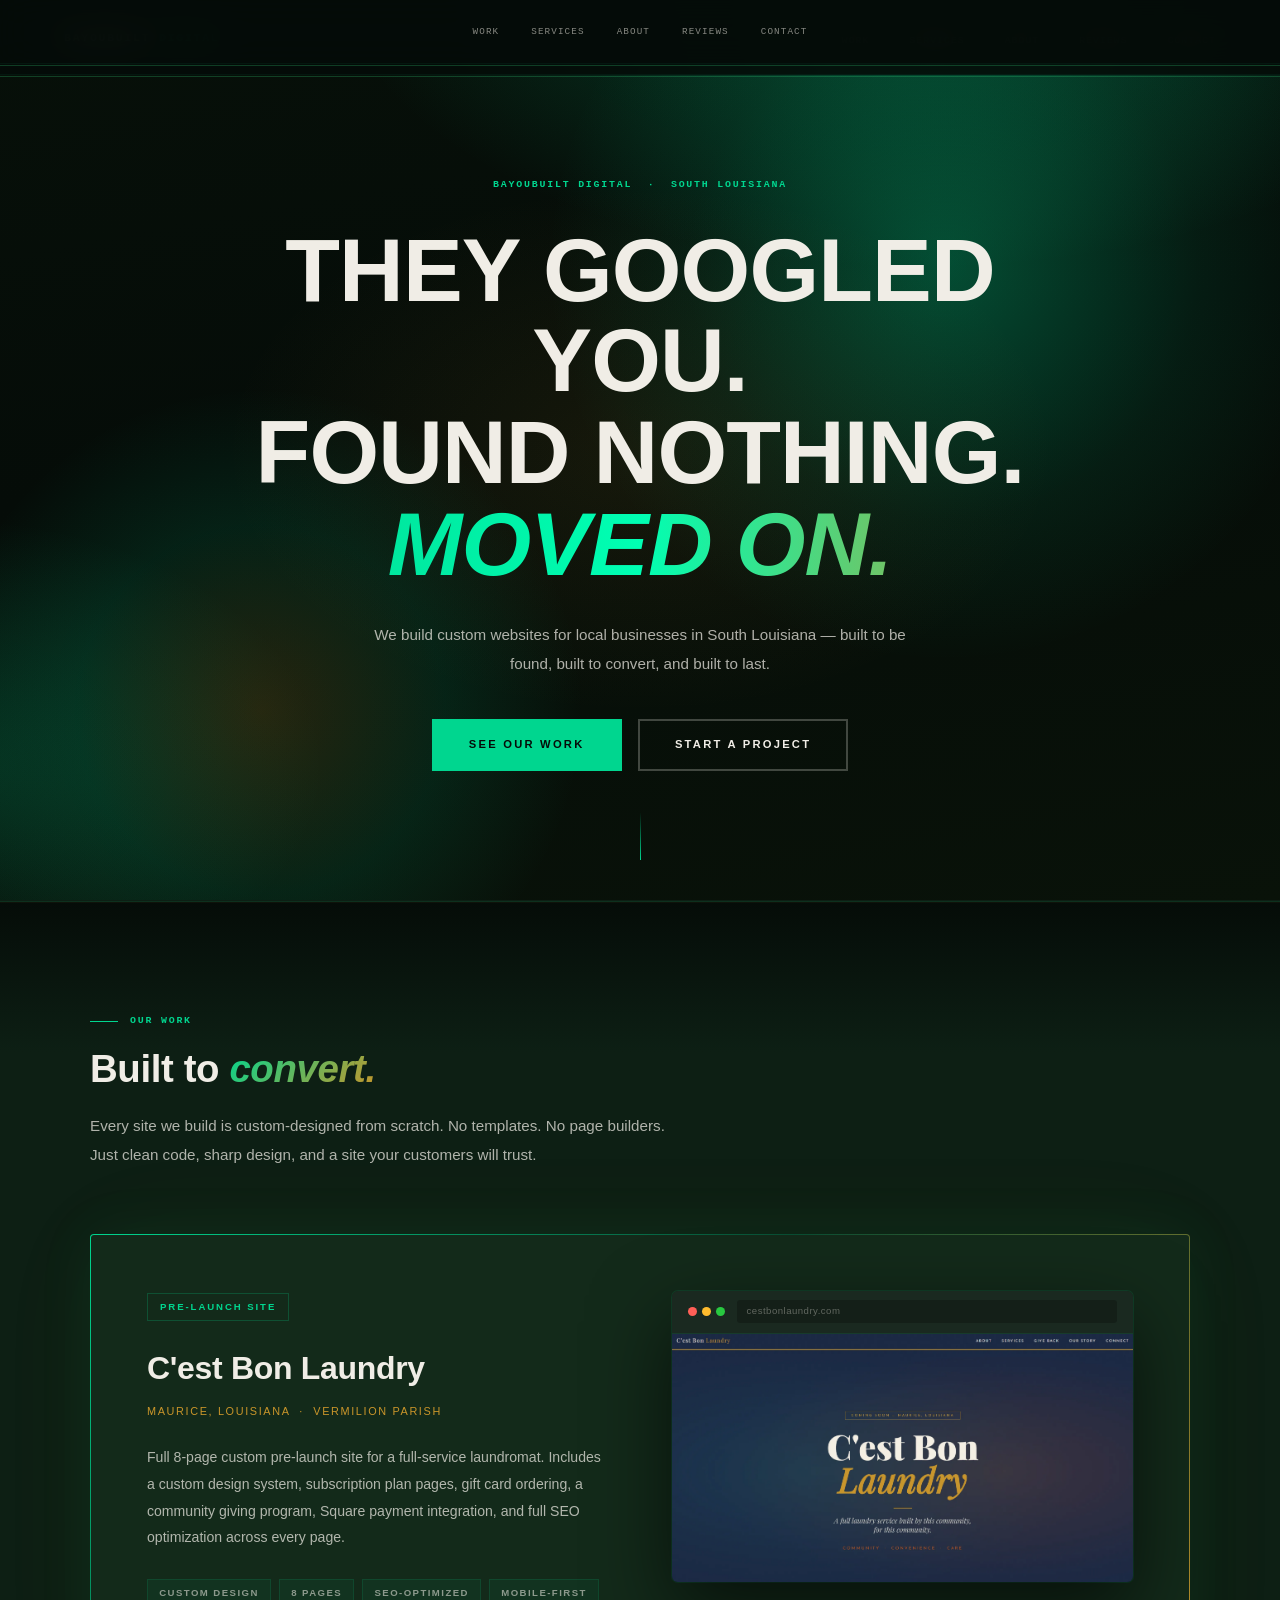
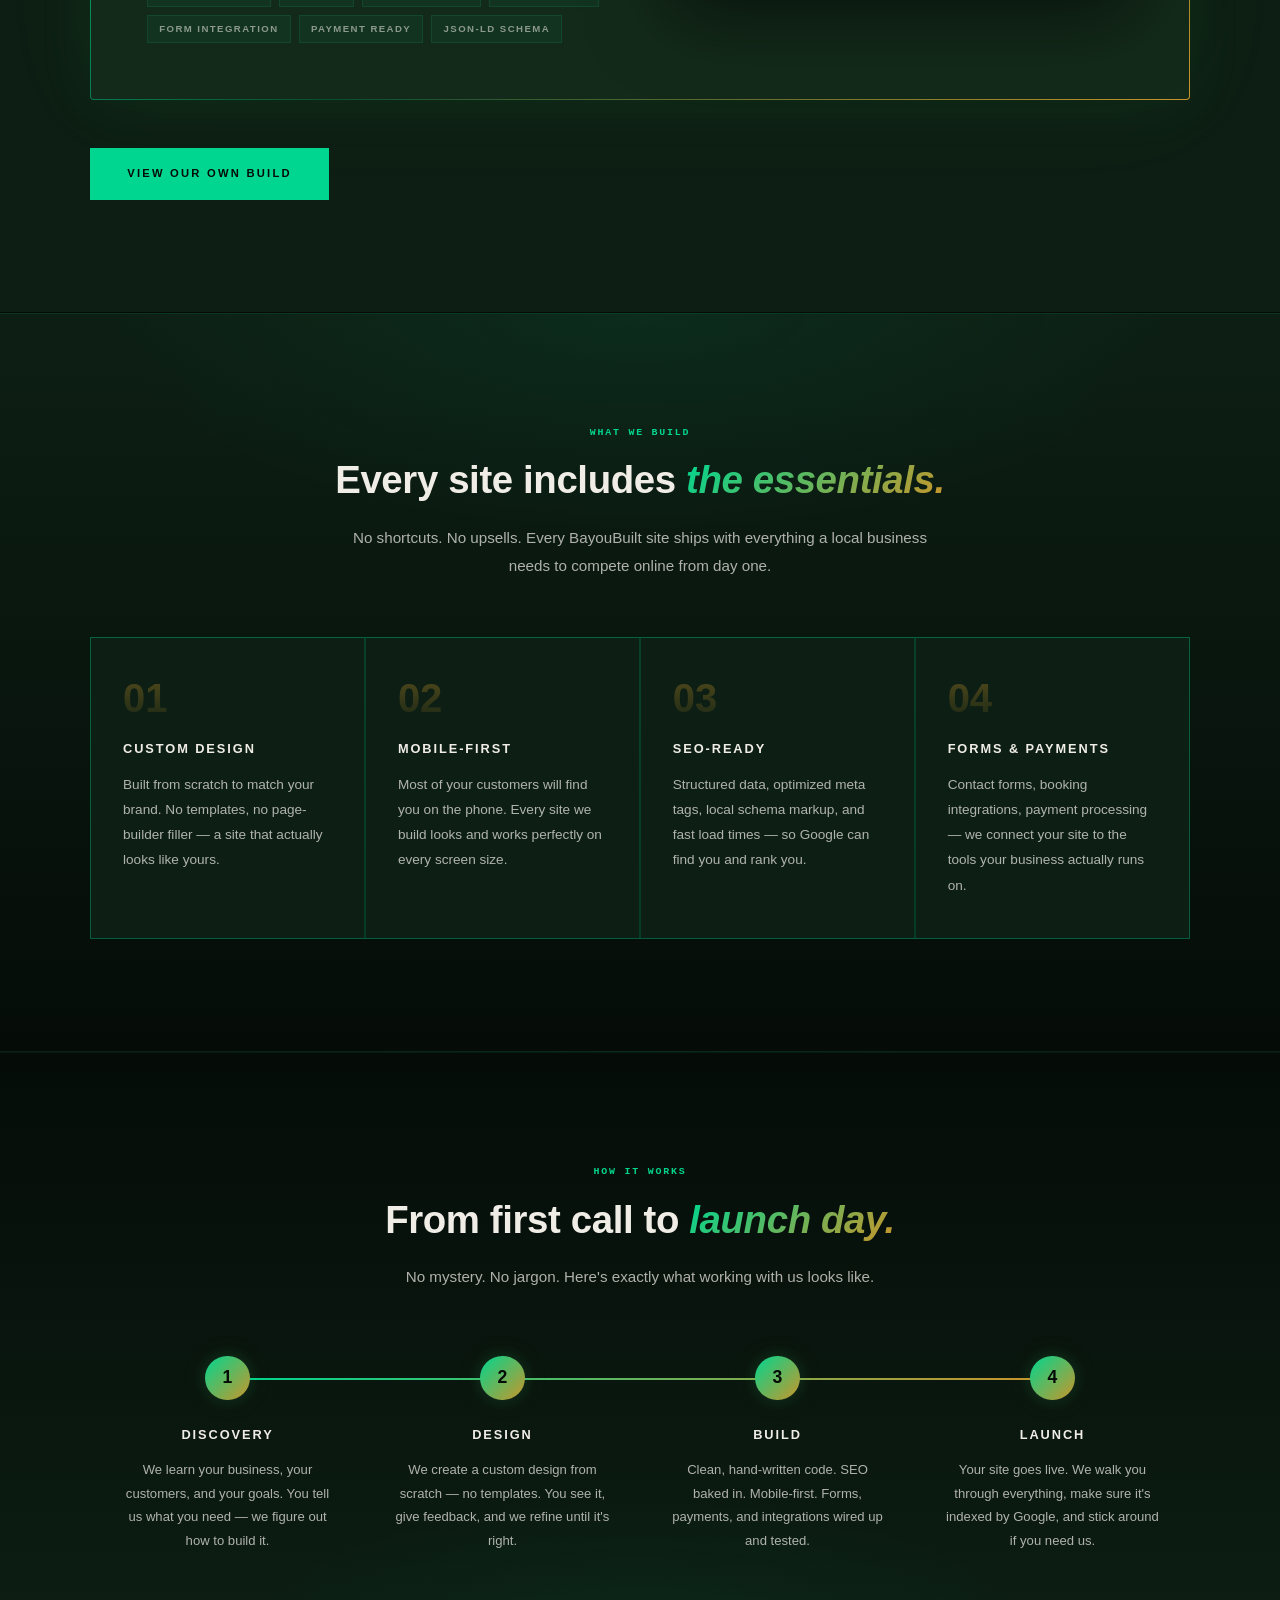
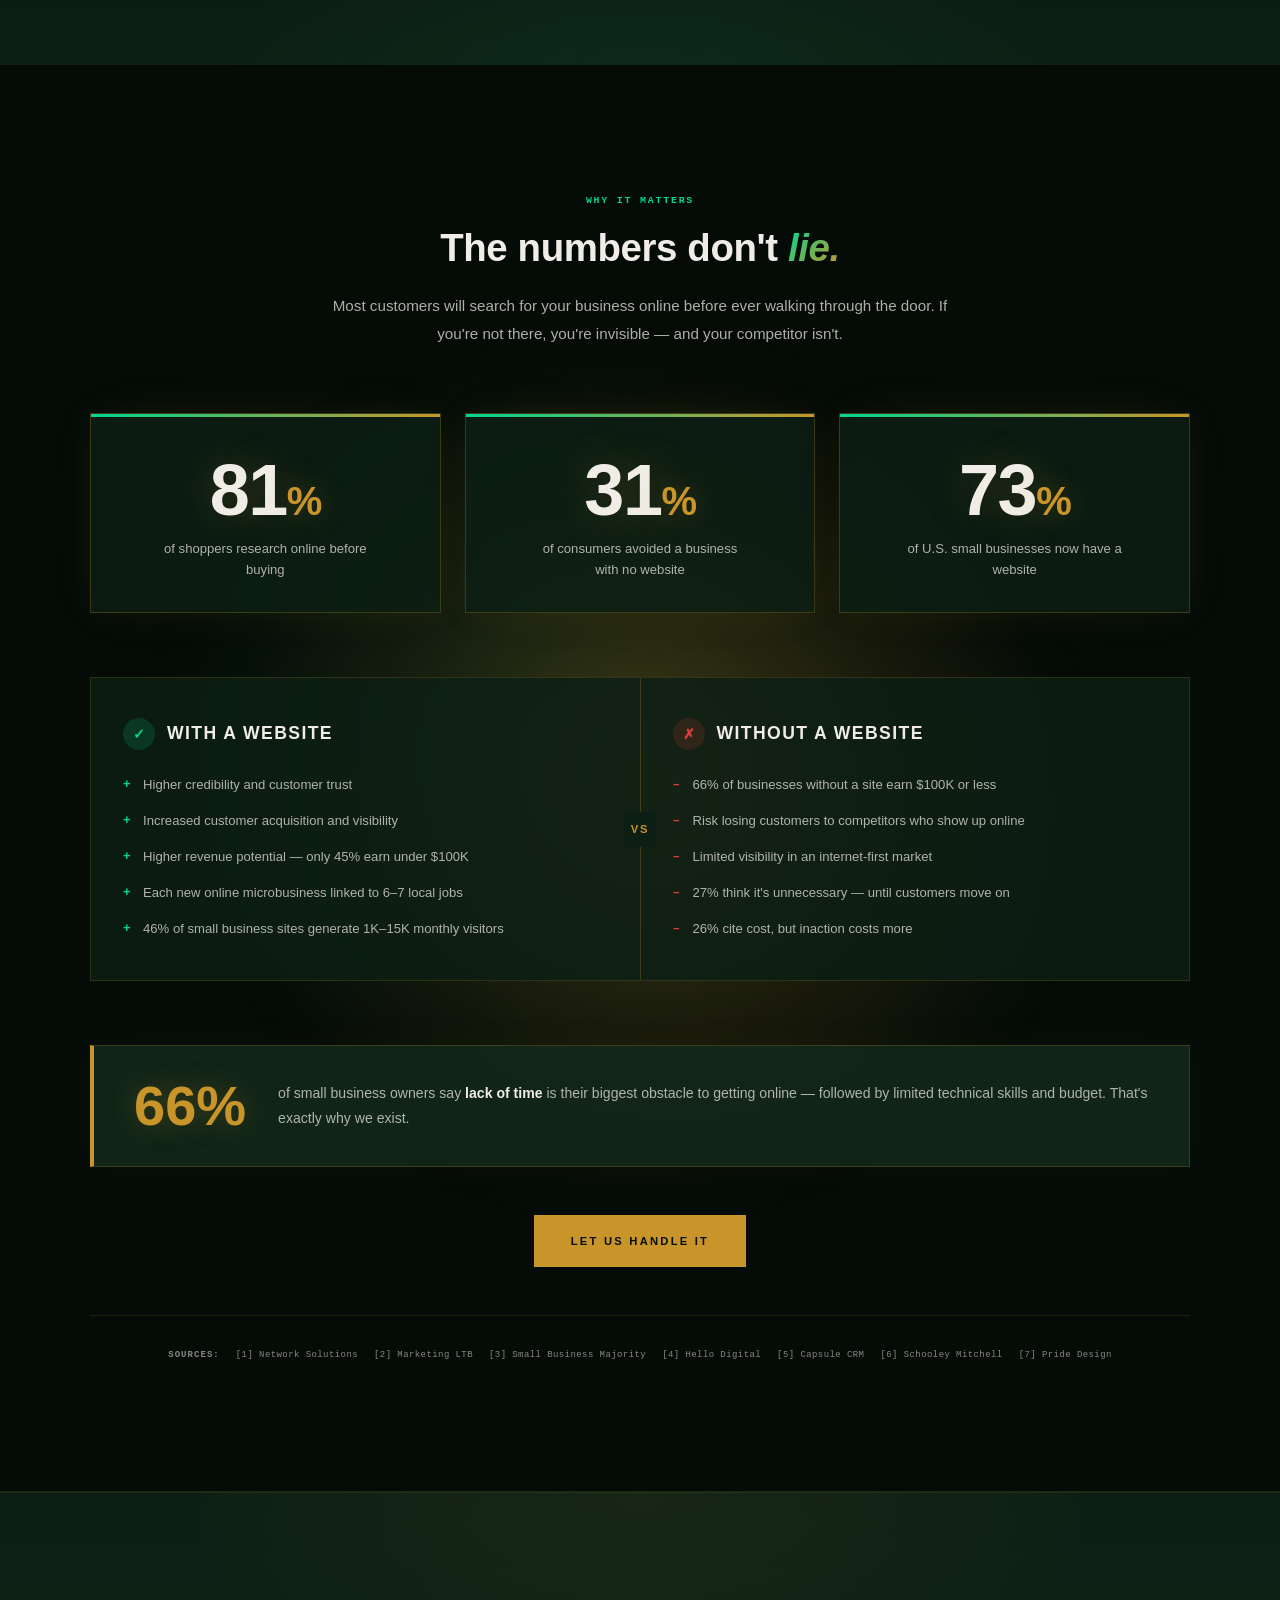
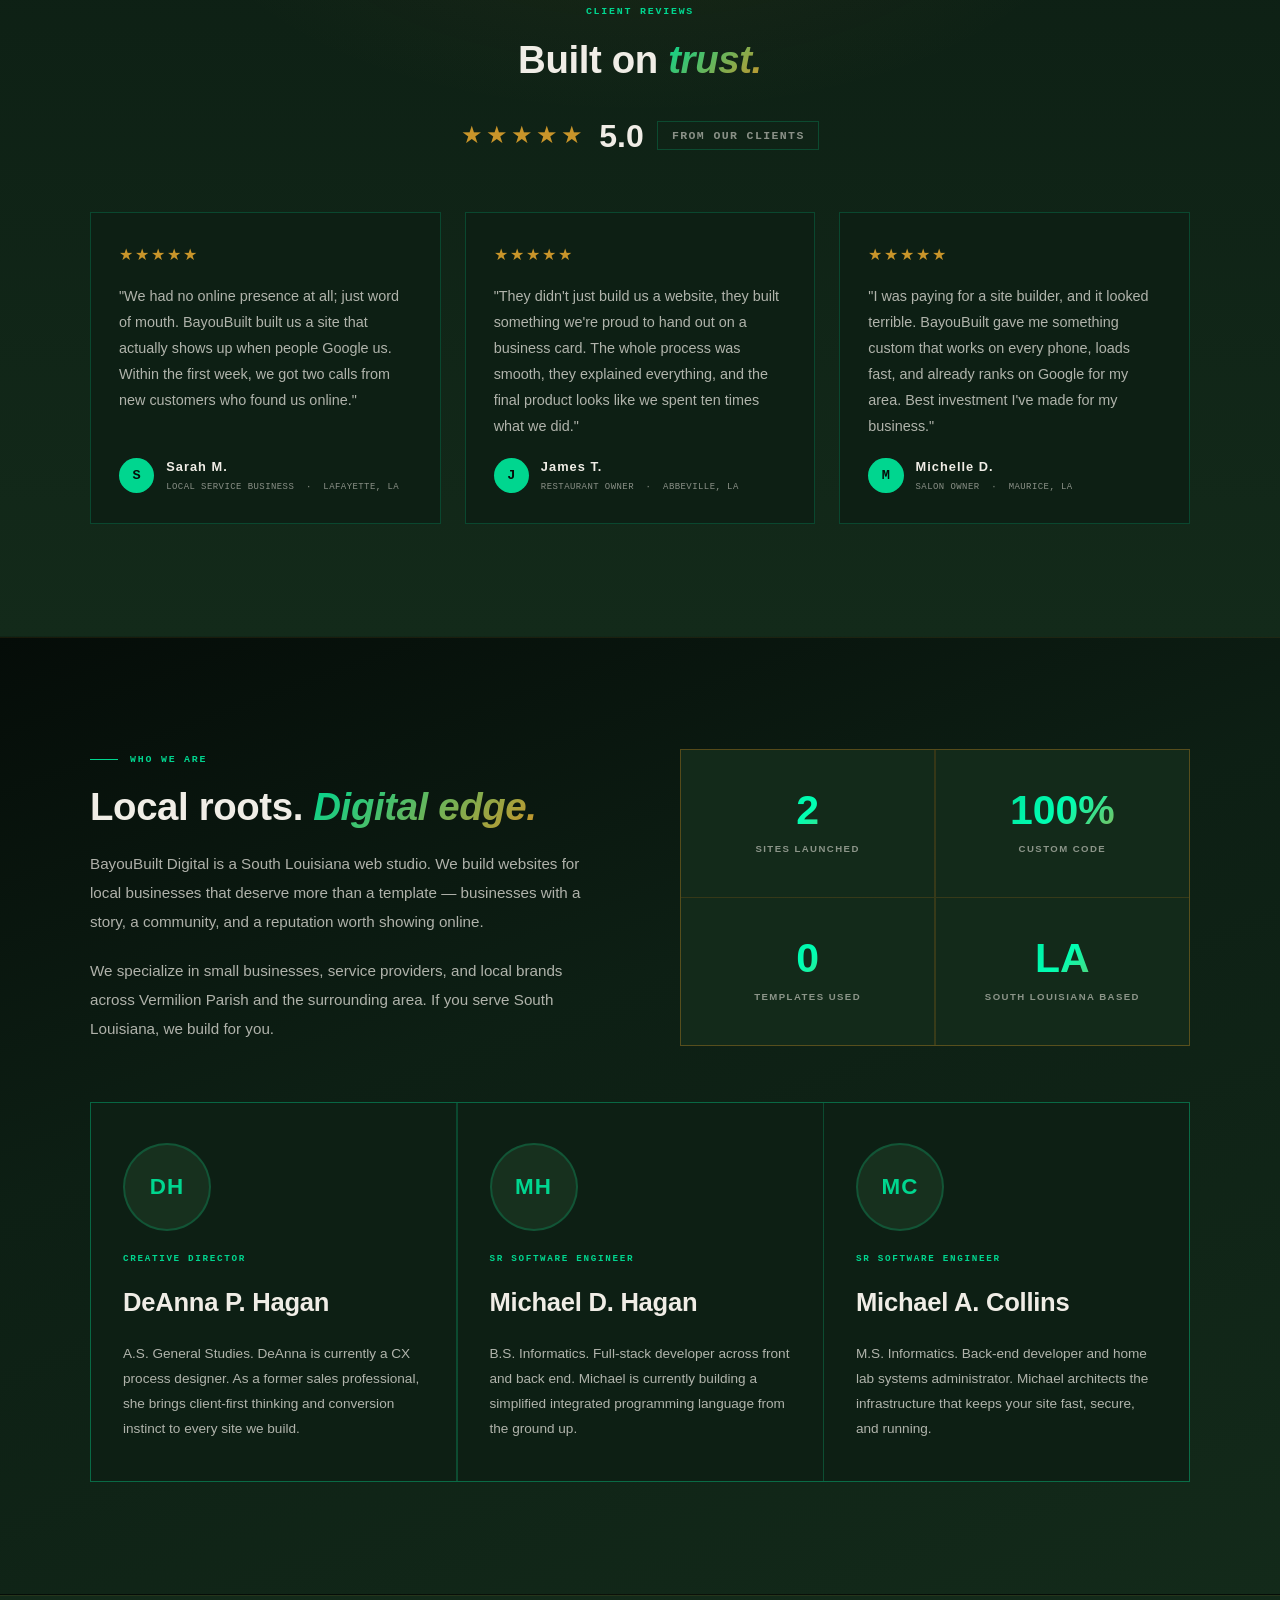
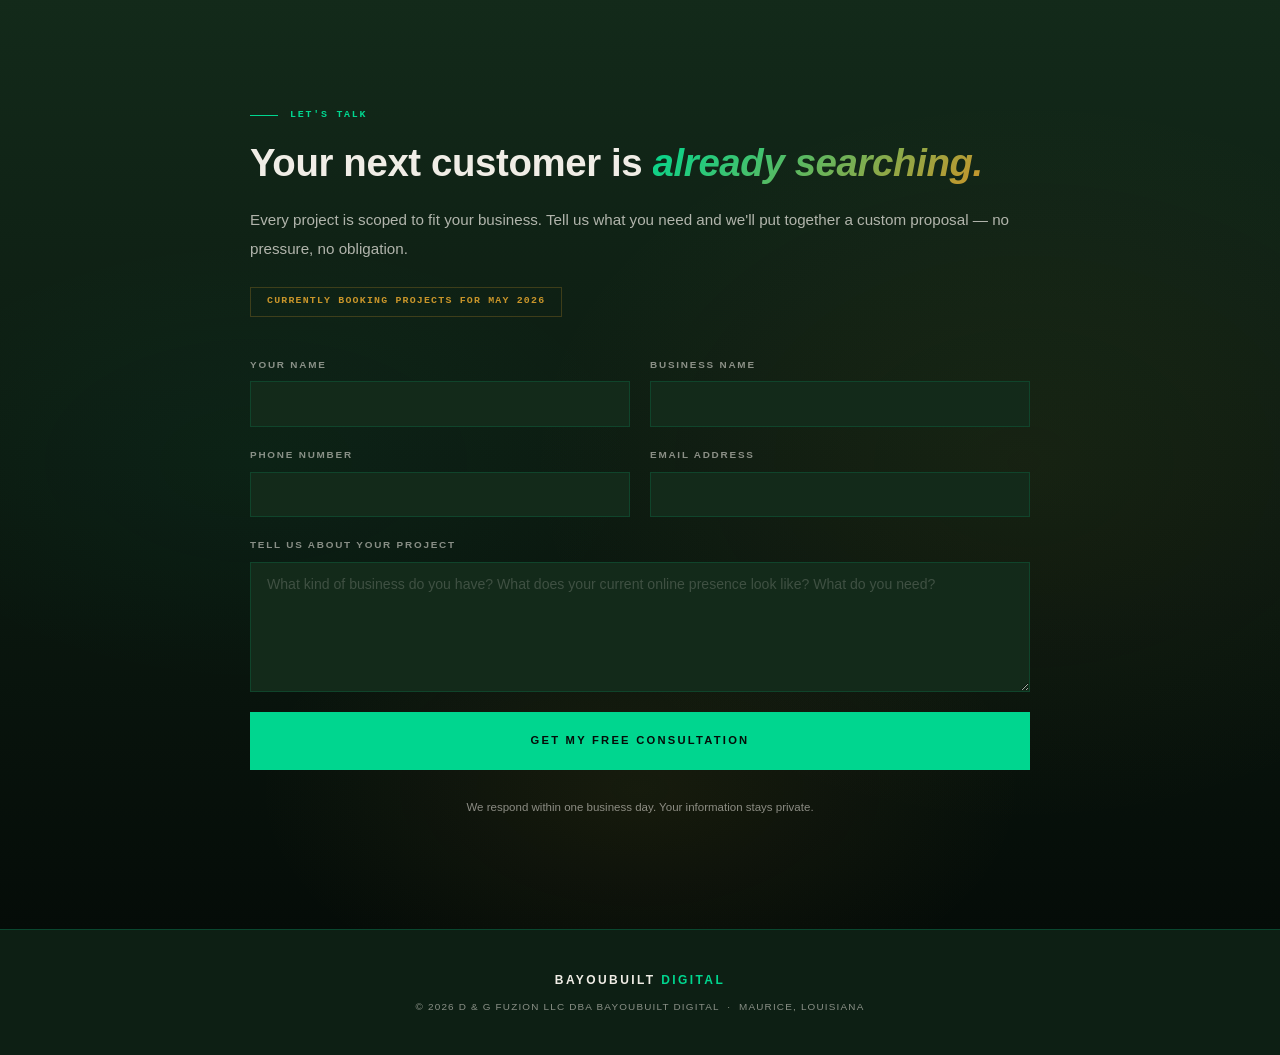
<file: index.html>
<!DOCTYPE html>
<html lang="en">
<head>
  <meta charset="UTF-8" />
  <meta name="viewport" content="width=device-width, initial-scale=1.0" />
  <title>Custom Web Design for Small Business | Maurice, LA | BayouBuilt Digital</title>
  <meta name="description" content="BayouBuilt Digital builds custom websites for small businesses in Lafayette, Abbeville, Maurice &amp; South Louisiana. No templates. Built to be found." />
  <meta name="keywords" content="web design Maurice LA, custom website Vermilion Parish, small business website Lafayette LA, web design Abbeville Louisiana, affordable web design Acadiana, website designer South Louisiana, custom website Louisiana, BayouBuilt Digital, local business website Maurice Louisiana, custom web design Lafayette" />
  <meta name="robots" content="index, follow" />
  <link rel="canonical" href="https://bayoubuilt-digital.com/" />
  <meta http-equiv="Content-Security-Policy" content="default-src 'self'; script-src 'self'; style-src 'self' https://fonts.googleapis.com; font-src https://fonts.gstatic.com; img-src 'self' data:;" />
  <meta property="og:type" content="website" />
  <meta property="og:url" content="https://bayoubuilt-digital.com/" />
  <meta property="og:site_name" content="BayouBuilt Digital" />
  <meta property="og:title" content="Custom Web Design for Small Business | BayouBuilt Digital" />
  <meta property="og:description" content="They Googled you. Found nothing. Moved on. Custom websites for small businesses in Lafayette, Abbeville, Maurice &amp; South Louisiana." />
  <meta property="og:image" content="https://bayoubuilt-digital.com/og-preview.png" />
  <meta property="og:image:width" content="1200" />
  <meta property="og:image:height" content="630" />
  <meta property="og:image:alt" content="BayouBuilt Digital — Custom Web Design for Small Business in South Louisiana" />
  <meta name="twitter:card" content="summary_large_image" />
  <meta name="twitter:title" content="BayouBuilt Digital" />
  <meta name="twitter:description" content="Custom websites for South Louisiana local businesses. SEO-ready, mobile-first, built to convert." />
  <meta name="twitter:image" content="https://bayoubuilt-digital.com/og-preview.png" />
  <meta name="twitter:image:alt" content="BayouBuilt Digital — Custom Web Design for Small Business in South Louisiana" />
  <script type="application/ld+json">
  {"@context":"https://schema.org","@type":"ProfessionalService","name":"BayouBuilt Digital","url":"https://bayoubuilt-digital.com/","description":"Custom web design for small businesses in Lafayette, Abbeville, Maurice, and South Louisiana. SEO-optimized, mobile-first websites built from scratch.","brand":{"@type":"Brand","name":"BayouBuilt Digital"},"areaServed":[{"@type":"City","name":"Maurice","containedInPlace":{"@type":"AdministrativeArea","name":"Vermilion Parish"}},{"@type":"City","name":"Lafayette"},{"@type":"City","name":"Abbeville"},{"@type":"City","name":"Broussard"},{"@type":"City","name":"Youngsville"},{"@type":"City","name":"Crowley"},{"@type":"City","name":"Kaplan"},{"@type":"AdministrativeArea","name":"Acadiana"}],"serviceType":["Web Design","Web Development","SEO Optimization","Custom Website Design"],"priceRange":"$$","address":{"@type":"PostalAddress","addressLocality":"Maurice","addressRegion":"LA","postalCode":"70555","addressCountry":"US"},"knowsLanguage":"en"}
  </script>
  <meta name="theme-color" content="#050c08" />
  <link rel="apple-touch-icon" href="favicon.svg" />
  <link rel="preconnect" href="https://fonts.googleapis.com" />
  <link rel="preconnect" href="https://fonts.gstatic.com" crossorigin />
  <link href="https://fonts.googleapis.com/css2?family=Barlow+Condensed:ital,wght@0,700;0,800;0,900;1,700;1,800;1,900&family=Inter:wght@300;400;500;600&family=Space+Mono:wght@400;700&display=swap" rel="stylesheet" />
  <link rel="stylesheet" href="style.css" />
  <link rel="icon" type="image/svg+xml" href="favicon.svg" />
</head>
<body>

  <a href="#main-content" class="skip-nav">Skip to content</a>

  <!-- NAV -->
  <nav>
    <a href="#home" class="nav-logo">BayouBuilt <span>Digital</span></a>
    <button class="nav-toggle" aria-label="Toggle navigation" aria-expanded="false">
      <span></span><span></span><span></span>
    </button>
    <ul class="nav-links">
      <li><a href="#work">Work</a></li>
      <li><a href="#services">Services</a></li>
      <li><a href="#about">About</a></li>
      <li><a href="#testimonials">Reviews</a></li>
      <li><a href="#contact">Contact</a></li>
    </ul>
  </nav>

  <!-- HERO -->
  <main id="main-content">

    <section class="hero" id="home">
    <div class="hero-glow"></div>
    <div class="hero-inner">
      <div class="section-label">BayouBuilt Digital &nbsp;·&nbsp; South Louisiana</div>
      <h1 class="hero-headline">
        <span class="hl hl-1">They Googled You.</span>
        <span class="hl hl-2">Found Nothing.</span>
        <span class="hl hl-3">Moved On.</span>
      </h1>
      <p class="hero-sub">We build custom websites for local businesses in South Louisiana — built to be found, built to convert, and built to last.</p>
      <div class="hero-cta">
        <a href="#work" class="btn">See Our Work</a>
        <a href="#contact" class="btn btn--ghost">Start a Project</a>
      </div>
    </div>
    <div class="hero-scroll">
      <div class="hero-scroll-line"></div>
    </div>
  </section>

  <!-- WORK -->
  <section id="work" class="work-section">
    <div class="work-inner">
      <div class="section-label">Our Work</div>
      <h2 class="section-title">Built to <em>convert.</em></h2>
      <p class="section-text">Every site we build is custom-designed from scratch. No templates. No page builders. Just clean code, sharp design, and a site your customers will trust.</p>

      <div class="project-card">
        <div class="project-info">
          <div class="project-tag">Pre-Launch Site</div>
          <h3 class="project-name">C'est Bon Laundry</h3>
          <p class="project-location">Maurice, Louisiana &nbsp;·&nbsp; Vermilion Parish</p>
          <p class="project-desc">Full 8-page custom pre-launch site for a full-service laundromat. Includes a custom design system, subscription plan pages, gift card ordering, a community giving program, Square payment integration, and full SEO optimization across every page.</p>
          <ul class="project-tags">
            <li>Custom Design</li>
            <li>8 Pages</li>
            <li>SEO-Optimized</li>
            <li>Mobile-First</li>
            <li>Form Integration</li>
            <li>Payment Ready</li>
            <li>JSON-LD Schema</li>
          </ul>
        </div>
        <div class="project-visual">
          <div class="browser-mock">
            <div class="browser-chrome">
              <div class="browser-dots">
                <span></span><span></span><span></span>
              </div>
              <div class="browser-url">cestbonlaundry.com</div>
            </div>
            <div class="browser-screen">
              <a href="https://dg-fuzion.github.io/CestBonLaundry/" target="_blank" rel="noopener" class="project-screenshot-link">
                <picture>
                  <source srcset="cestbon-screenshot.webp" type="image/webp" />
                  <img src="cestbon-screenshot.png" alt="C'est Bon Laundry website screenshot — built by BayouBuilt Digital" loading="lazy" />
                </picture>
              </a>
            </div>
          </div>
        </div>
      </div>

      <a href="bayoubuilt-case-study.html" class="btn project-more-btn">View Our Own Build</a>

    </div>
  </section>

  <!-- SERVICES -->
  <section class="services-bg" id="services">
    <div class="services-inner">
      <div class="section-label">What We Build</div>
      <h2 class="section-title">Every site includes <em>the essentials.</em></h2>
      <p class="section-text">No shortcuts. No upsells. Every BayouBuilt site ships with everything a local business needs to compete online from day one.</p>
      <div class="services-grid">

        <div class="service-card">
          <div class="service-card-num">01</div>
          <h3>Custom Design</h3>
          <p>Built from scratch to match your brand. No templates, no page-builder filler — a site that actually looks like yours.</p>
        </div>

        <div class="service-card">
          <div class="service-card-num">02</div>
          <h3>Mobile-First</h3>
          <p>Most of your customers will find you on the phone. Every site we build looks and works perfectly on every screen size.</p>
        </div>

        <div class="service-card">
          <div class="service-card-num">03</div>
          <h3>SEO-Ready</h3>
          <p>Structured data, optimized meta tags, local schema markup, and fast load times — so Google can find you and rank you.</p>
        </div>

        <div class="service-card">
          <div class="service-card-num">04</div>
          <h3>Forms &amp; Payments</h3>
          <p>Contact forms, booking integrations, payment processing — we connect your site to the tools your business actually runs on.</p>
        </div>

      </div>
    </div>
  </section>

  <!-- HOW IT WORKS -->
  <section class="process-section" id="process">
    <div class="process-inner">
      <div class="section-label">How It Works</div>
      <h2 class="section-title">From first call to <em>launch day.</em></h2>
      <p class="section-text">No mystery. No jargon. Here's exactly what working with us looks like.</p>
      <div class="process-timeline">
        <div class="process-track" aria-hidden="true"></div>
        <div class="process-step">
          <div class="process-node">1</div>
          <h3 class="process-name">Discovery</h3>
          <p class="process-desc">We learn your business, your customers, and your goals. You tell us what you need — we figure out how to build it.</p>
        </div>
        <div class="process-step">
          <div class="process-node">2</div>
          <h3 class="process-name">Design</h3>
          <p class="process-desc">We create a custom design from scratch — no templates. You see it, give feedback, and we refine until it's right.</p>
        </div>
        <div class="process-step">
          <div class="process-node">3</div>
          <h3 class="process-name">Build</h3>
          <p class="process-desc">Clean, hand-written code. SEO baked in. Mobile-first. Forms, payments, and integrations wired up and tested.</p>
        </div>
        <div class="process-step">
          <div class="process-node">4</div>
          <h3 class="process-name">Launch</h3>
          <p class="process-desc">Your site goes live. We walk you through everything, make sure it's indexed by Google, and stick around if you need us.</p>
        </div>
      </div>
    </div>
  </section>

  <!-- WHY IT MATTERS — STATS -->
  <section class="stats-section" id="stats">
    <div class="stats-inner">
      <div class="section-label">Why It Matters</div>
      <h2 class="section-title">The numbers don't <em>lie.</em></h2>
      <p class="section-text stats-intro">Most customers will search for your business online before ever walking through the door. If you're not there, you're invisible — and your competitor isn't.</p>

      <!-- Big headline stats -->
      <div class="stats-hero-row">
        <div class="stats-hero-card">
          <div class="stats-hero-num">81<span class="stats-hero-pct">%</span></div>
          <div class="stats-hero-label">of shoppers research online before buying</div>
        </div>
        <div class="stats-hero-card">
          <div class="stats-hero-num">31<span class="stats-hero-pct">%</span></div>
          <div class="stats-hero-label">of consumers avoided a business with no website</div>
        </div>
        <div class="stats-hero-card">
          <div class="stats-hero-num">73<span class="stats-hero-pct">%</span></div>
          <div class="stats-hero-label">of U.S. small businesses now have a website</div>
        </div>
      </div>

      <!-- With vs Without comparison -->
      <div class="stats-compare">
        <div class="stats-compare-col stats-compare--with">
          <div class="stats-compare-header">
            <div class="stats-compare-icon stats-compare-icon--check">&#10003;</div>
            <h3 class="stats-compare-title">With a Website</h3>
          </div>
          <ul class="stats-compare-list">
            <li>Higher credibility and customer trust</li>
            <li>Increased customer acquisition and visibility</li>
            <li>Higher revenue potential — only 45% earn under $100K</li>
            <li>Each new online microbusiness linked to 6–7 local jobs</li>
            <li>46% of small business sites generate 1K–15K monthly visitors</li>
          </ul>
        </div>
        <div class="stats-compare-divider">
          <span class="stats-compare-vs">VS</span>
        </div>
        <div class="stats-compare-col stats-compare--without">
          <div class="stats-compare-header">
            <div class="stats-compare-icon stats-compare-icon--x">&#10007;</div>
            <h3 class="stats-compare-title">Without a Website</h3>
          </div>
          <ul class="stats-compare-list">
            <li>66% of businesses without a site earn $100K or less</li>
            <li>Risk losing customers to competitors who show up online</li>
            <li>Limited visibility in an internet-first market</li>
            <li>27% think it's unnecessary — until customers move on</li>
            <li>26% cite cost, but inaction costs more</li>
          </ul>
        </div>
      </div>

      <!-- Bottom callout -->
      <div class="stats-callout">
        <div class="stats-callout-num">66%</div>
        <div class="stats-callout-text">of small business owners say <strong>lack of time</strong> is their biggest obstacle to getting online — followed by limited technical skills and budget. That's exactly why we exist.</div>
      </div>

      <a href="#contact" class="btn stats-cta">Let Us Handle It</a>

      <!-- Sources -->
      <div class="stats-sources">
        <span class="stats-sources-label">Sources:</span>
        <a href="https://www.networksolutions.com/blog/small-business-website-statistics/" target="_blank" rel="noopener">[1] Network Solutions</a>
        <a href="https://marketingltb.com/blog/statistics/small-business-website-statistics/" target="_blank" rel="noopener">[2] Marketing LTB</a>
        <a href="https://smallbusinessmajority.org/sites/default/files/research-reports/small-businesses-face-obstacles-opportunities-growing-online-presence.pdf" target="_blank" rel="noopener">[3] Small Business Majority</a>
        <a href="https://hellodigitalmarketing.co/why-small-businesses-need-a-digital-presence-more-than-ever/" target="_blank" rel="noopener">[4] Hello Digital</a>
        <a href="https://capsulecrm.com/blog/small-business-statistics/" target="_blank" rel="noopener">[5] Capsule CRM</a>
        <a href="https://www.schooleymitchell.com/blog/your-online-presence-matters-when-nearly-a-third-of-all-business-is-happening-online/" target="_blank" rel="noopener">[6] Schooley Mitchell</a>
        <a href="https://www.pridedesign.ie/blog/small-business-success-the-importance-of-online-presence" target="_blank" rel="noopener">[7] Pride Design</a>
      </div>
    </div>
  </section>

  <!-- REVIEWS -->
  <section class="reviews-section" id="testimonials">
    <div class="reviews-inner">
      <div class="section-label">Client Reviews</div>
      <h2 class="section-title">Built on <em>trust.</em></h2>

      <div class="reviews-overall">
        <span class="reviews-overall-stars">&#9733;&#9733;&#9733;&#9733;&#9733;</span>
        <span class="reviews-overall-num">5.0</span>
        <span class="reviews-badge">from our clients</span>
      </div>

      <div class="reviews-grid">

        <div class="review-card">
          <div class="review-stars">&#9733;&#9733;&#9733;&#9733;&#9733;</div>
          <p class="review-text">"We had no online presence at all; just word of mouth. BayouBuilt built us a site that actually shows up when people Google us. Within the first week, we got two calls from new customers who found us online."</p>
          <div class="review-author">
            <div class="review-avatar" aria-hidden="true">S</div>
            <div>
              <div class="review-name">Sarah M.</div>
              <div class="review-date">Local Service Business &nbsp;·&nbsp; Lafayette, LA</div>
            </div>
          </div>
        </div>

        <div class="review-card">
          <div class="review-stars">&#9733;&#9733;&#9733;&#9733;&#9733;</div>
          <p class="review-text">"They didn't just build us a website, they built something we're proud to hand out on a business card. The whole process was smooth, they explained everything, and the final product looks like we spent ten times what we did."</p>
          <div class="review-author">
            <div class="review-avatar" aria-hidden="true">J</div>
            <div>
              <div class="review-name">James T.</div>
              <div class="review-date">Restaurant Owner &nbsp;·&nbsp; Abbeville, LA</div>
            </div>
          </div>
        </div>

        <div class="review-card">
          <div class="review-stars">&#9733;&#9733;&#9733;&#9733;&#9733;</div>
          <p class="review-text">"I was paying for a site builder, and it looked terrible. BayouBuilt gave me something custom that works on every phone, loads fast, and already ranks on Google for my area. Best investment I've made for my business."</p>
          <div class="review-author">
            <div class="review-avatar" aria-hidden="true">M</div>
            <div>
              <div class="review-name">Michelle D.</div>
              <div class="review-date">Salon Owner &nbsp;·&nbsp; Maurice, LA</div>
            </div>
          </div>
        </div>

      </div>
    </div>
  </section>

  <!-- ABOUT + TEAM (merged) -->
  <section id="about" class="about-section">
    <div class="about-inner">
      <div class="about-text">
        <div class="section-label">Who We Are</div>
        <h2 class="section-title">Local roots. <em>Digital edge.</em></h2>
        <p class="section-text">BayouBuilt Digital is a South Louisiana web studio. We build websites for local businesses that deserve more than a template — businesses with a story, a community, and a reputation worth showing online.</p>
        <p class="section-text about-text-extra">We specialize in small businesses, service providers, and local brands across Vermilion Parish and the surrounding area. If you serve South Louisiana, we build for you.</p>
      </div>
      <div class="about-stats">
        <div class="about-stat">
          <div class="about-stat-num">2</div>
          <div class="about-stat-label">Sites Launched</div>
        </div>
        <div class="about-stat">
          <div class="about-stat-num">100%</div>
          <div class="about-stat-label">Custom Code</div>
        </div>
        <div class="about-stat">
          <div class="about-stat-num">0</div>
          <div class="about-stat-label">Templates Used</div>
        </div>
        <div class="about-stat">
          <div class="about-stat-num">LA</div>
          <div class="about-stat-label">South Louisiana Based</div>
        </div>
      </div>
    </div>
    <div class="team-inner">
      <div class="team-grid">
        <div class="team-card">
          <div class="team-avatar">
            <div class="team-avatar-placeholder">DH</div>
          </div>
          <div class="team-role">Creative Director</div>
          <h3 class="team-name">DeAnna P. Hagan</h3>
          <p class="team-bio">A.S. General Studies. DeAnna is currently a CX process designer. As a former sales professional, she brings client-first thinking and conversion instinct to every site we build.</p>
        </div>
        <div class="team-card">
          <div class="team-avatar">
            <div class="team-avatar-placeholder">MH</div>
          </div>
          <div class="team-role">SR Software Engineer</div>
          <h3 class="team-name">Michael D. Hagan</h3>
          <p class="team-bio">B.S. Informatics. Full-stack developer across front and back end. Michael is currently building a simplified integrated programming language from the ground up.</p>
        </div>
        <div class="team-card">
          <div class="team-avatar">
            <div class="team-avatar-placeholder">MC</div>
          </div>
          <div class="team-role">SR Software Engineer</div>
          <h3 class="team-name">Michael A. Collins</h3>
          <p class="team-bio">M.S. Informatics. Back-end developer and home lab systems administrator. Michael architects the infrastructure that keeps your site fast, secure, and running.</p>
        </div>
      </div>
    </div>
  </section>

  <!-- CONTACT -->
<section class="contact-bg" id="contact">
    <div class="contact-inner">
      <div class="section-label">Let's Talk</div>
      <h2 class="section-title">Your next customer is <em>already searching.</em></h2>
      <p class="section-text">Every project is scoped to fit your business. Tell us what you need and we'll put together a custom proposal — no pressure, no obligation.</p>
      <div class="contact-availability">Currently booking projects for May 2026</div>
      <div class="contact-form" id="contact-form">

        <div class="form-row">
          <div class="form-field">
            <label class="form-label" for="cf-name">Your Name</label>
            <input class="form-input" type="text" id="cf-name" name="name" required maxlength="100" autocomplete="name" />
          </div>
          <div class="form-field">
            <label class="form-label" for="cf-business">Business Name</label>
            <input class="form-input" type="text" id="cf-business" name="business" required maxlength="120" autocomplete="organization" />
          </div>
        </div>

        <div class="form-row">
          <div class="form-field">
            <label class="form-label" for="cf-phone">Phone Number</label>
            <input class="form-input" type="tel" id="cf-phone" name="phone" required maxlength="20" autocomplete="tel" />
          </div>
          <div class="form-field">
            <label class="form-label" for="cf-email">Email Address</label>
            <input class="form-input" type="email" id="cf-email" name="email" required maxlength="254" autocomplete="email" />
          </div>
        </div>

        <div class="form-field">
          <label class="form-label" for="cf-message">Tell Us About Your Project</label>
          <textarea class="form-input form-textarea" id="cf-message" name="message" rows="5" maxlength="2000" placeholder="What kind of business do you have? What does your current online presence look like? What do you need?" required></textarea>
        </div>

        <a href="mailto:contact@bayoubuilt-digital.com" id="contact-submit-btn" class="btn btn--full">Get My Free Consultation</a>
        <p class="form-trust">We respond within one business day. Your information stays private.</p>

      </div>
    </div>
  </section>

  </main>

  <!-- FOOTER -->
  <footer>
    <div class="footer-inner">
      <p class="footer-logo">BayouBuilt <span>Digital</span></p>
      <nav class="footer-nav" aria-label="Footer">
        <a href="#work">Work</a>
        <a href="#services">Services</a>
        <a href="#about">About</a>
        <a href="#testimonials">Reviews</a>
        <a href="#contact">Contact</a>
      </nav>
      <p class="footer-copy">© 2026 D &amp; G Fuzion LLC DBA BayouBuilt Digital &nbsp;·&nbsp; Maurice, Louisiana</p>
    </div>
  </footer>

  <!-- SCROLL TO TOP -->
  <button class="scroll-top" aria-label="Scroll to top" title="Back to top">&#8593;</button>

  <script src="main.js"></script>
</body>
</html>
</file>
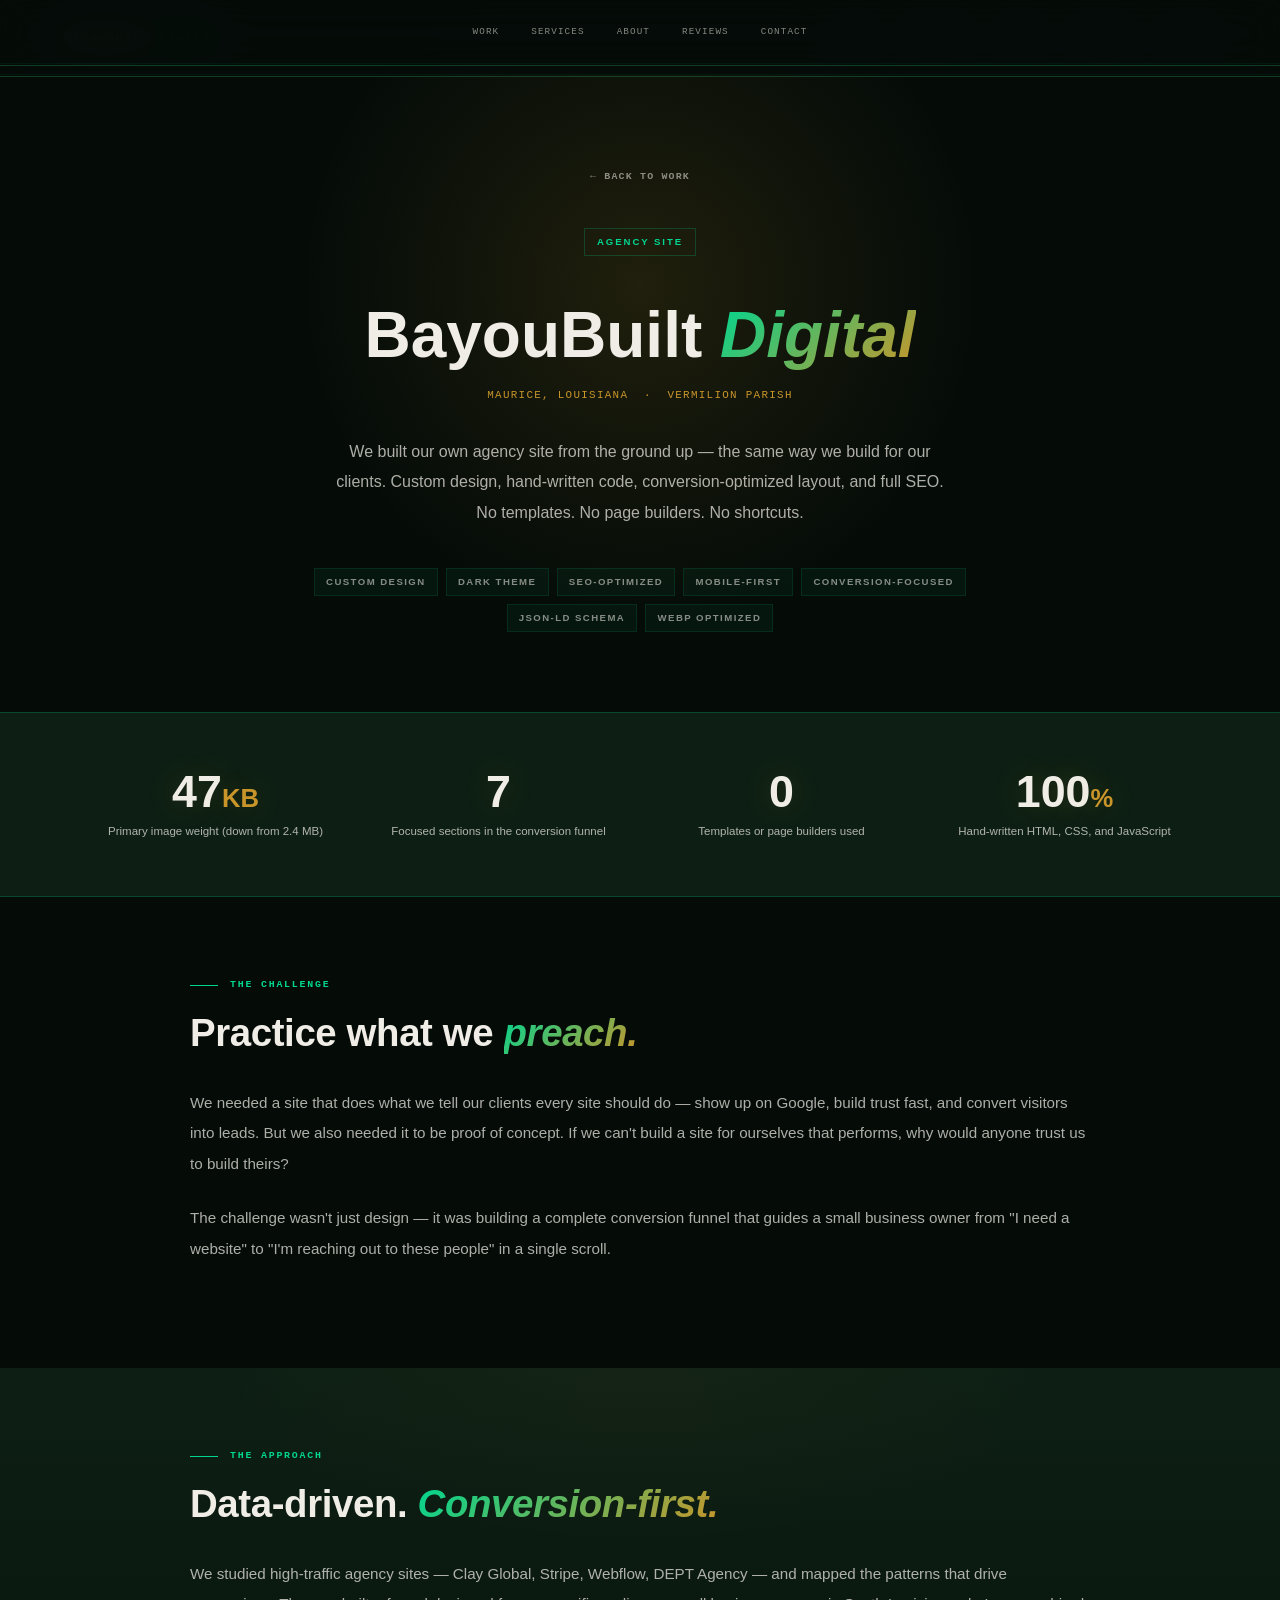
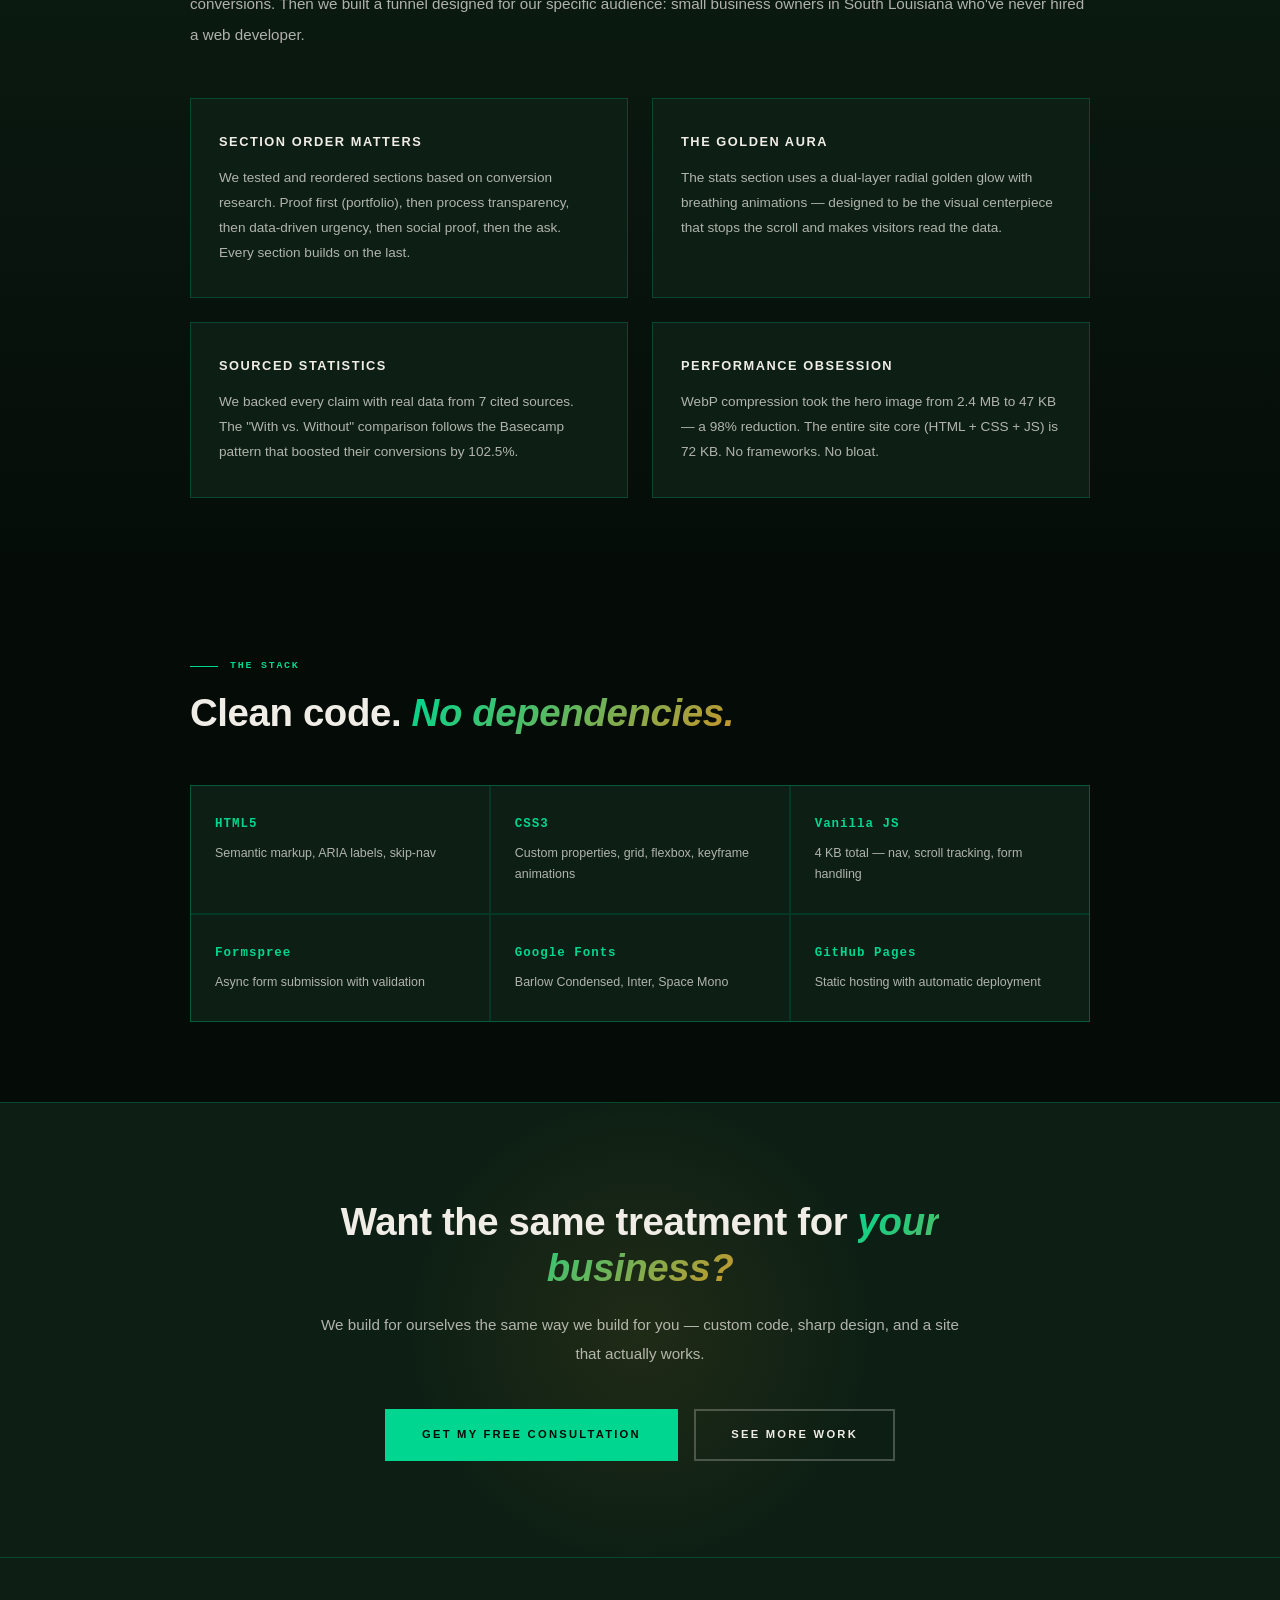
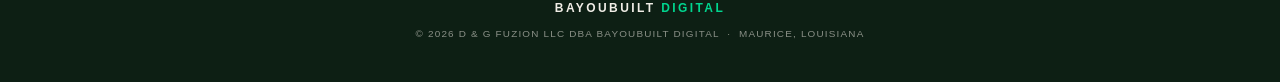
<file: bayoubuilt-case-study.html>
<!DOCTYPE html>
<html lang="en">
<head>
  <meta charset="UTF-8" />
  <meta name="viewport" content="width=device-width, initial-scale=1.0" />
  <title>Case Study: BayouBuilt Digital | Hand-Coded Agency Website | Maurice, LA</title>
  <meta name="description" content="How we built our own agency site from scratch — custom dark-theme design, data-driven stats, conversion-optimized layout, and full SEO. No templates. No shortcuts." />
  <meta name="robots" content="index, follow" />
  <link rel="canonical" href="https://bayoubuilt-digital.com/bayoubuilt-case-study.html" />
  <meta http-equiv="Content-Security-Policy" content="default-src 'self'; script-src 'self'; style-src 'self' https://fonts.googleapis.com; font-src https://fonts.gstatic.com; img-src 'self' data:; connect-src https://formspree.io;" />
  <meta property="og:type" content="article" />
  <meta property="og:url" content="https://bayoubuilt-digital.com/bayoubuilt-case-study.html" />
  <meta property="og:site_name" content="BayouBuilt Digital" />
  <meta property="og:title" content="Case Study: BayouBuilt Digital Agency Website" />
  <meta property="og:description" content="How we built our own agency site — custom dark-theme design, conversion-optimized layout, and full SEO. We build for ourselves the same way we build for you." />
  <meta name="theme-color" content="#050c08" />
  <link rel="apple-touch-icon" href="favicon.svg" />
  <link rel="preconnect" href="https://fonts.googleapis.com" />
  <link rel="preconnect" href="https://fonts.gstatic.com" crossorigin />
  <link href="https://fonts.googleapis.com/css2?family=Barlow+Condensed:ital,wght@0,700;0,800;0,900;1,700;1,800;1,900&family=Inter:wght@300;400;500;600&family=Space+Mono:wght@400;700&display=swap" rel="stylesheet" />
  <link rel="stylesheet" href="style.css" />
  <link rel="stylesheet" href="case-study.css" />
  <link rel="icon" type="image/svg+xml" href="favicon.svg" />
</head>
<body>

  <a href="#main-content" class="skip-nav">Skip to content</a>

  <!-- NAV -->
  <nav>
    <a href="index.html" class="nav-logo">BayouBuilt <span>Digital</span></a>
    <button class="nav-toggle" aria-label="Toggle navigation" aria-expanded="false">
      <span></span><span></span><span></span>
    </button>
    <ul class="nav-links">
      <li><a href="index.html#work">Work</a></li>
      <li><a href="index.html#services">Services</a></li>
      <li><a href="index.html#about">About</a></li>
      <li><a href="index.html#testimonials">Reviews</a></li>
      <li><a href="index.html#contact">Contact</a></li>
    </ul>
  </nav>

  <!-- CASE STUDY HERO -->
  <main id="main-content">

    <section class="cs-hero">
      <div class="cs-hero-inner">
        <a href="index.html#work" class="cs-back">&larr; Back to Work</a>
        <div class="cs-hero-label">
          <span class="project-tag">Agency Site</span>
        </div>
        <h1 class="cs-hero-title">BayouBuilt <em>Digital</em></h1>
        <p class="cs-hero-location">Maurice, Louisiana &nbsp;·&nbsp; Vermilion Parish</p>
        <p class="cs-hero-desc">We built our own agency site from the ground up — the same way we build for our clients. Custom design, hand-written code, conversion-optimized layout, and full SEO. No templates. No page builders. No shortcuts.</p>
        <ul class="project-tags cs-hero-tags">
          <li>Custom Design</li>
          <li>Dark Theme</li>
          <li>SEO-Optimized</li>
          <li>Mobile-First</li>
          <li>Conversion-Focused</li>
          <li>JSON-LD Schema</li>
          <li>WebP Optimized</li>
        </ul>
      </div>
    </section>

    <!-- HIGHLIGHTS -->
    <section class="cs-highlights">
      <div class="cs-highlights-inner">
        <div class="cs-stat">
          <div class="cs-stat-num">47<span class="cs-stat-unit">KB</span></div>
          <div class="cs-stat-label">Primary image weight (down from 2.4 MB)</div>
        </div>
        <div class="cs-stat">
          <div class="cs-stat-num">7</div>
          <div class="cs-stat-label">Focused sections in the conversion funnel</div>
        </div>
        <div class="cs-stat">
          <div class="cs-stat-num">0</div>
          <div class="cs-stat-label">Templates or page builders used</div>
        </div>
        <div class="cs-stat">
          <div class="cs-stat-num">100<span class="cs-stat-unit">%</span></div>
          <div class="cs-stat-label">Hand-written HTML, CSS, and JavaScript</div>
        </div>
      </div>
    </section>

    <!-- THE CHALLENGE -->
    <section class="cs-section">
      <div class="cs-section-inner">
        <div class="section-label">The Challenge</div>
        <h2 class="section-title">Practice what we <em>preach.</em></h2>
        <div class="cs-content">
          <p>We needed a site that does what we tell our clients every site should do — show up on Google, build trust fast, and convert visitors into leads. But we also needed it to be proof of concept. If we can't build a site for ourselves that performs, why would anyone trust us to build theirs?</p>
          <p>The challenge wasn't just design — it was building a complete conversion funnel that guides a small business owner from "I need a website" to "I'm reaching out to these people" in a single scroll.</p>
        </div>
      </div>
    </section>

    <!-- THE APPROACH -->
    <section class="cs-section cs-section--alt">
      <div class="cs-section-inner">
        <div class="section-label">The Approach</div>
        <h2 class="section-title">Data-driven. <em>Conversion-first.</em></h2>
        <div class="cs-content">
          <p>We studied high-traffic agency sites — Clay Global, Stripe, Webflow, DEPT Agency — and mapped the patterns that drive conversions. Then we built a funnel designed for our specific audience: small business owners in South Louisiana who've never hired a web developer.</p>
        </div>
        <div class="cs-features">
          <div class="cs-feature">
            <h3>Section Order Matters</h3>
            <p>We tested and reordered sections based on conversion research. Proof first (portfolio), then process transparency, then data-driven urgency, then social proof, then the ask. Every section builds on the last.</p>
          </div>
          <div class="cs-feature">
            <h3>The Golden Aura</h3>
            <p>The stats section uses a dual-layer radial golden glow with breathing animations — designed to be the visual centerpiece that stops the scroll and makes visitors read the data.</p>
          </div>
          <div class="cs-feature">
            <h3>Sourced Statistics</h3>
            <p>We backed every claim with real data from 7 cited sources. The "With vs. Without" comparison follows the Basecamp pattern that boosted their conversions by 102.5%.</p>
          </div>
          <div class="cs-feature">
            <h3>Performance Obsession</h3>
            <p>WebP compression took the hero image from 2.4 MB to 47 KB — a 98% reduction. The entire site core (HTML + CSS + JS) is 72 KB. No frameworks. No bloat.</p>
          </div>
        </div>
      </div>
    </section>

    <!-- THE STACK -->
    <section class="cs-section">
      <div class="cs-section-inner">
        <div class="section-label">The Stack</div>
        <h2 class="section-title">Clean code. <em>No dependencies.</em></h2>
        <div class="cs-stack-grid">
          <div class="cs-stack-item">
            <div class="cs-stack-name">HTML5</div>
            <div class="cs-stack-desc">Semantic markup, ARIA labels, skip-nav</div>
          </div>
          <div class="cs-stack-item">
            <div class="cs-stack-name">CSS3</div>
            <div class="cs-stack-desc">Custom properties, grid, flexbox, keyframe animations</div>
          </div>
          <div class="cs-stack-item">
            <div class="cs-stack-name">Vanilla JS</div>
            <div class="cs-stack-desc">4 KB total — nav, scroll tracking, form handling</div>
          </div>
          <div class="cs-stack-item">
            <div class="cs-stack-name">Formspree</div>
            <div class="cs-stack-desc">Async form submission with validation</div>
          </div>
          <div class="cs-stack-item">
            <div class="cs-stack-name">Google Fonts</div>
            <div class="cs-stack-desc">Barlow Condensed, Inter, Space Mono</div>
          </div>
          <div class="cs-stack-item">
            <div class="cs-stack-name">GitHub Pages</div>
            <div class="cs-stack-desc">Static hosting with automatic deployment</div>
          </div>
        </div>
      </div>
    </section>

    <!-- CTA -->
    <section class="cs-cta">
      <div class="cs-cta-inner">
        <h2 class="section-title">Want the same treatment for <em>your business?</em></h2>
        <p class="section-text">We build for ourselves the same way we build for you — custom code, sharp design, and a site that actually works.</p>
        <div class="cs-cta-buttons">
          <a href="index.html#contact" class="btn">Get My Free Consultation</a>
          <a href="index.html#work" class="btn btn--ghost">See More Work</a>
        </div>
      </div>
    </section>

  </main>

  <!-- FOOTER -->
  <footer>
    <div class="footer-inner">
      <p class="footer-logo">BayouBuilt <span>Digital</span></p>
      <nav class="footer-nav" aria-label="Footer">
        <a href="index.html#work">Work</a>
        <a href="index.html#services">Services</a>
        <a href="index.html#about">About</a>
        <a href="index.html#testimonials">Reviews</a>
        <a href="index.html#contact">Contact</a>
      </nav>
      <p class="footer-copy">© 2026 D &amp; G Fuzion LLC DBA BayouBuilt Digital &nbsp;·&nbsp; Maurice, Louisiana</p>
    </div>
  </footer>

  <button class="scroll-top" aria-label="Scroll to top" title="Back to top">&#8593;</button>

  <script src="main.js"></script>
</body>
</html>
</file>
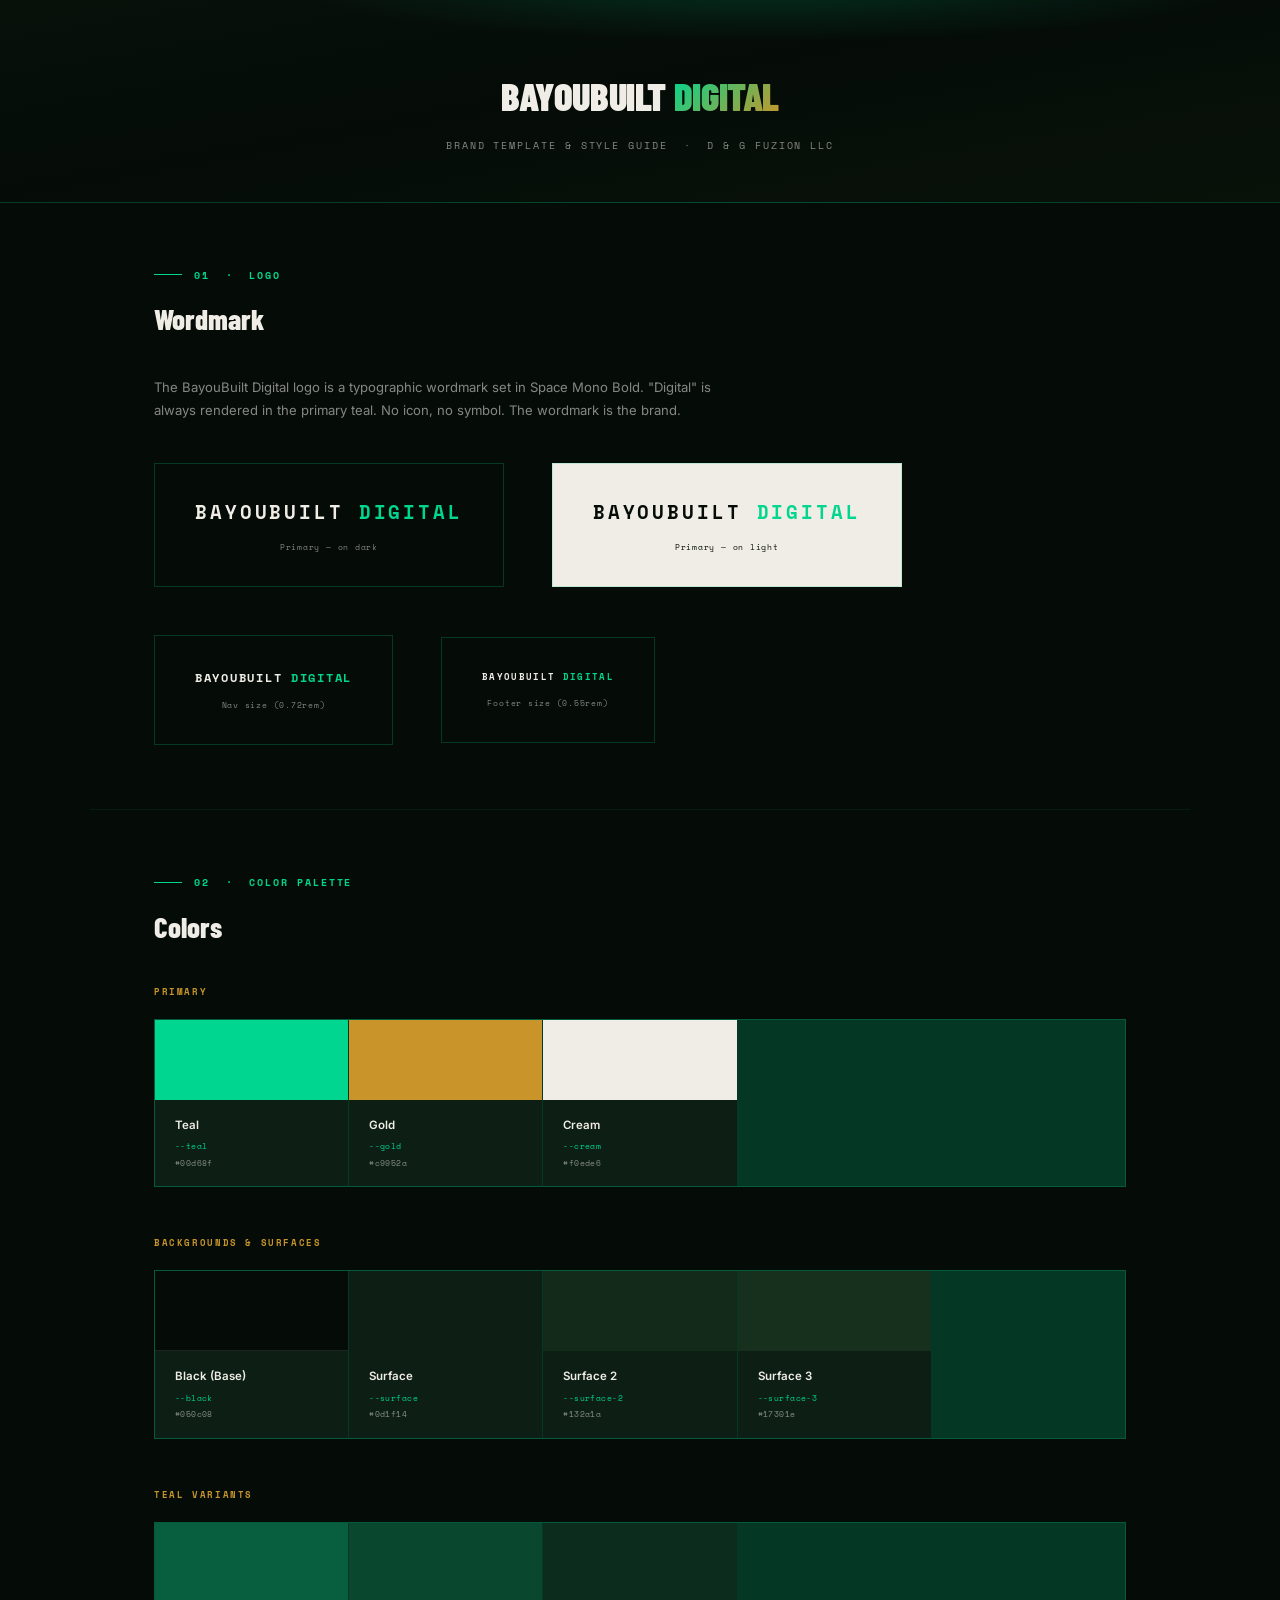
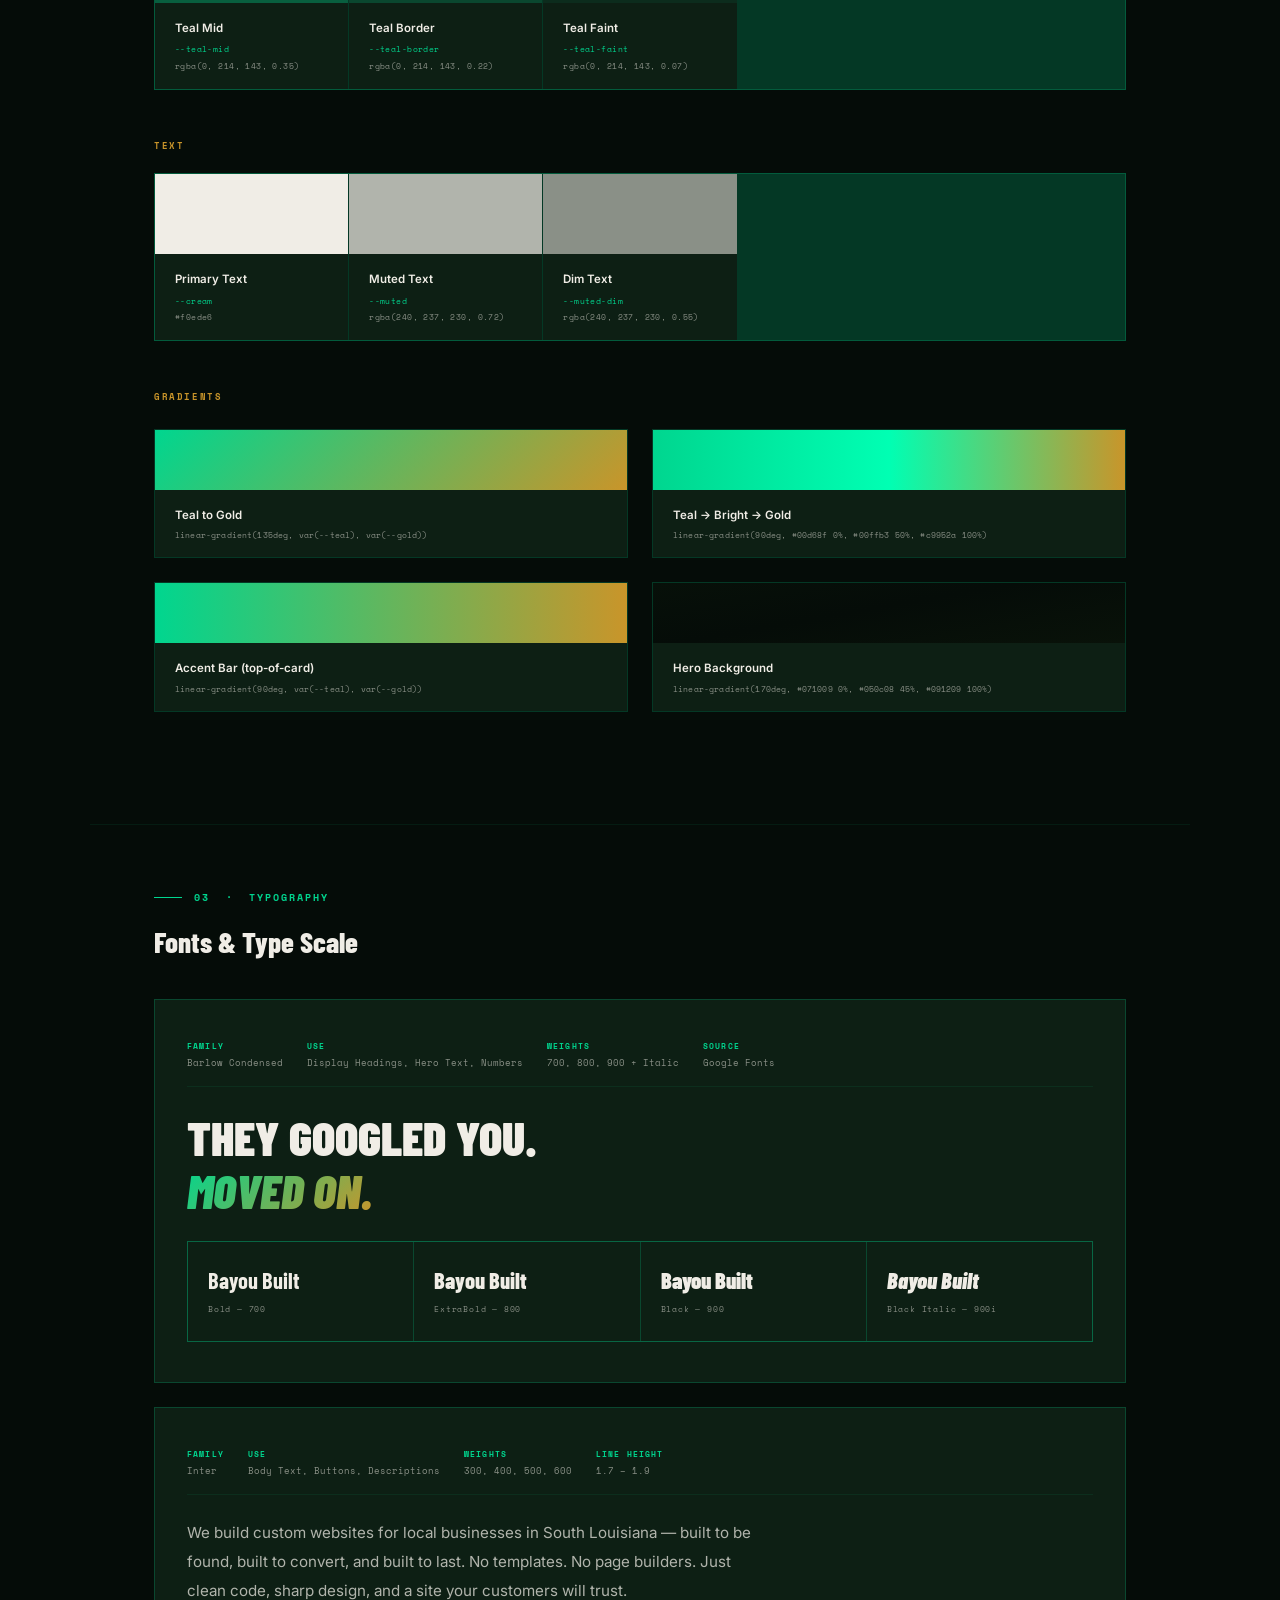
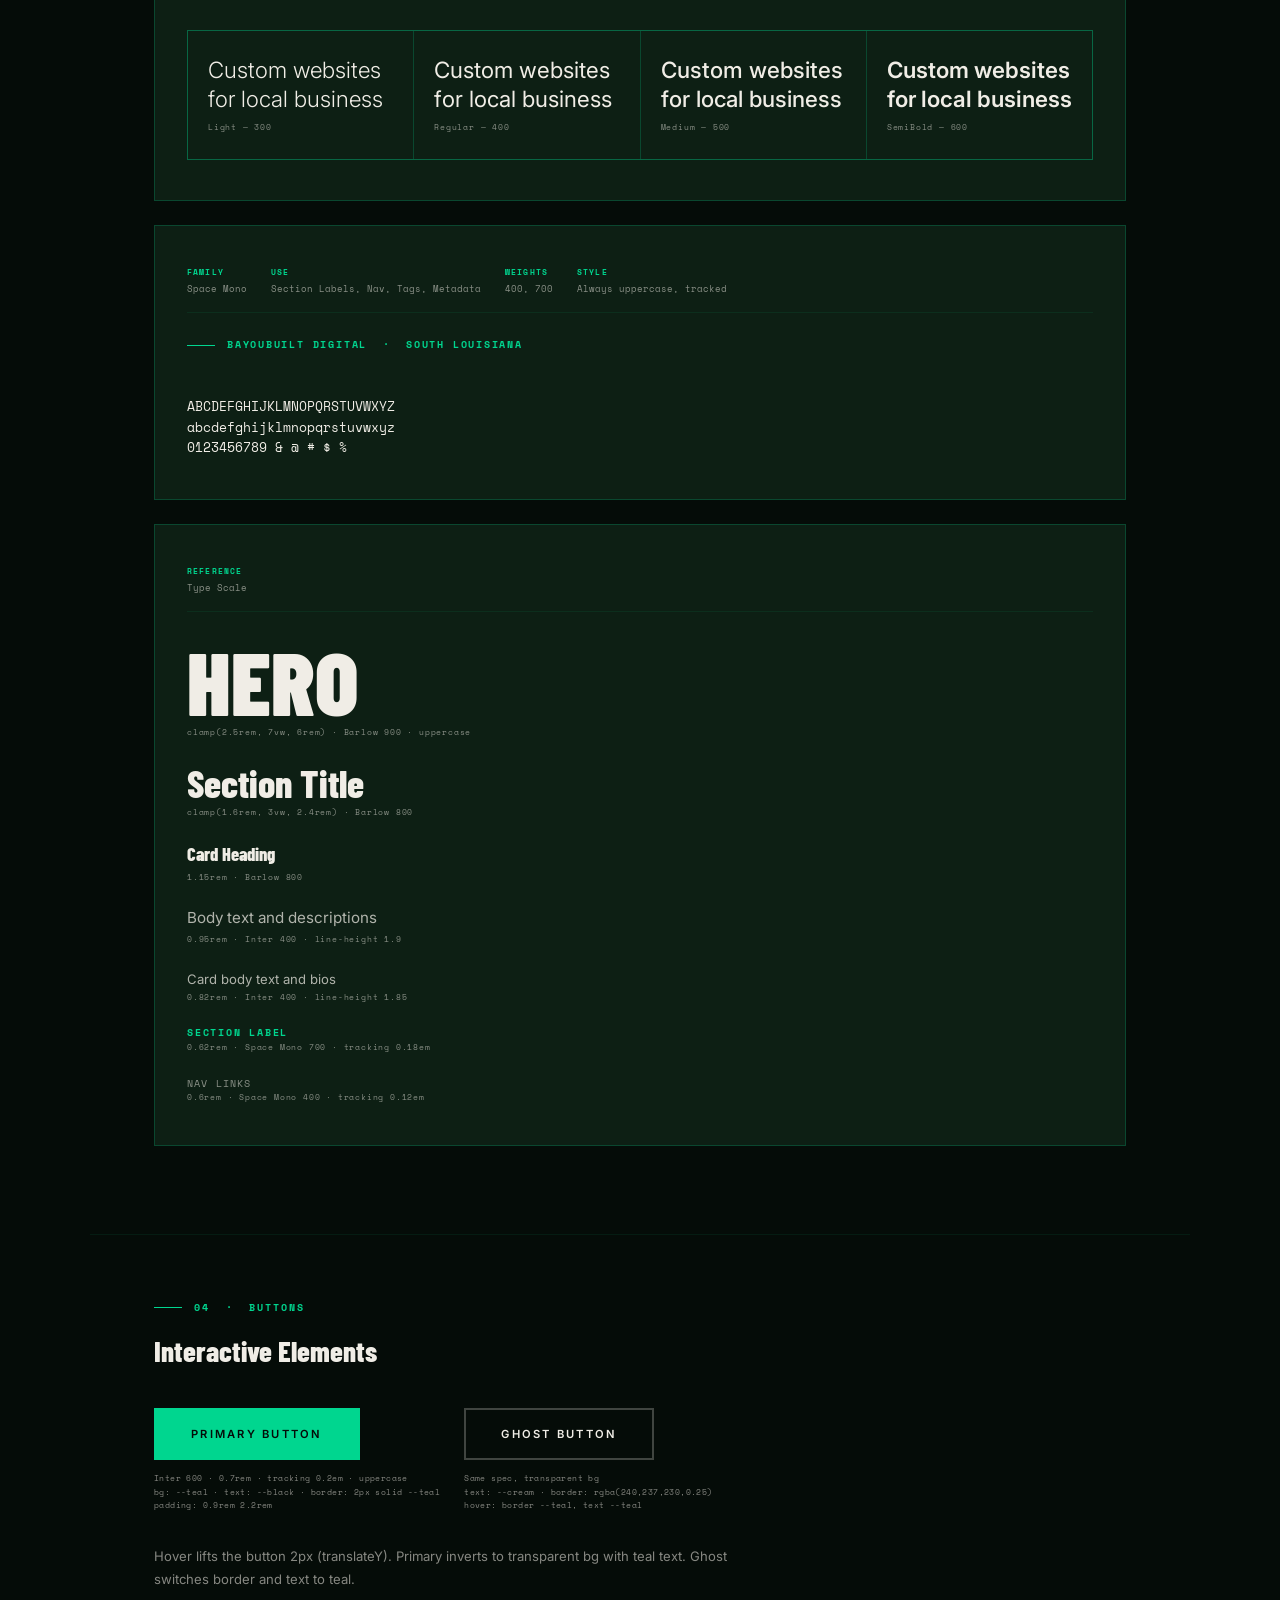
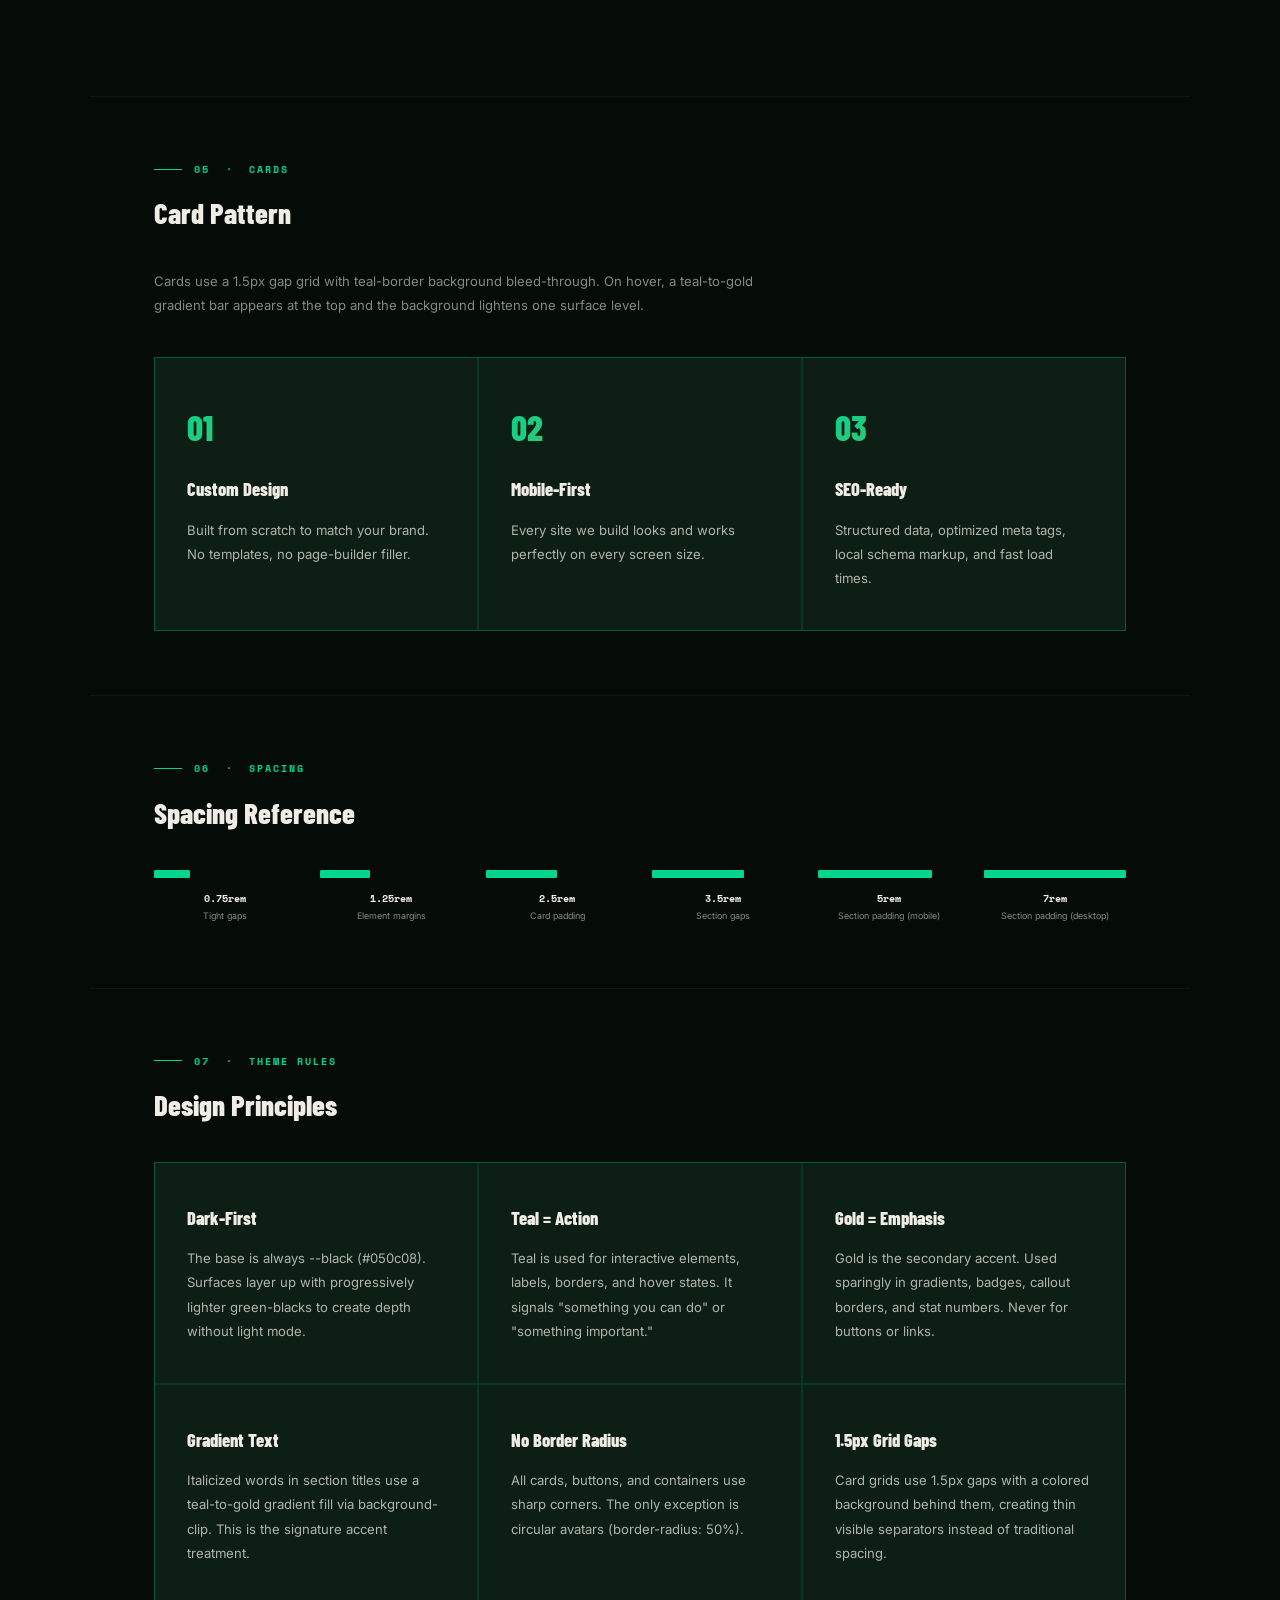
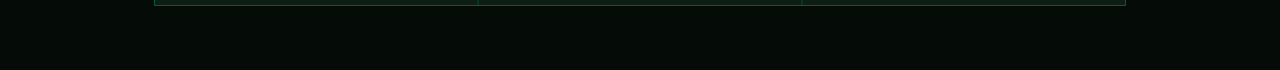
<file: brand-template.html>
<!DOCTYPE html>
<html lang="en">
<head>
  <meta charset="UTF-8" />
  <meta name="viewport" content="width=device-width, initial-scale=1.0" />
  <title>Brand Template | BayouBuilt Digital</title>
  <meta name="robots" content="noindex, nofollow" />
  <link rel="preconnect" href="https://fonts.googleapis.com" />
  <link rel="preconnect" href="https://fonts.gstatic.com" crossorigin />
  <link href="https://fonts.googleapis.com/css2?family=Barlow+Condensed:ital,wght@0,700;0,800;0,900;1,700;1,800;1,900&family=Inter:wght@300;400;500;600&family=Space+Mono:wght@400;700&display=swap" rel="stylesheet" />
  <link rel="icon" type="image/svg+xml" href="favicon.svg" />
  <style>
    /* ── BRAND VARIABLES ──────────────────────── */
    :root {
      --black:        #050c08;
      --surface:      #0d1f14;
      --surface-2:    #132a1a;
      --surface-3:    #17301e;
      --teal:         #00d68f;
      --teal-mid:     rgba(0, 214, 143, 0.35);
      --teal-faint:   rgba(0, 214, 143, 0.07);
      --teal-border:  rgba(0, 214, 143, 0.22);
      --gold:         #c9952a;
      --cream:        #f0ede6;
      --muted:        rgba(240, 237, 230, 0.72);
      --muted-dim:    rgba(240, 237, 230, 0.55);
    }

    *, *::before, *::after { box-sizing: border-box; margin: 0; padding: 0; }
    html { scroll-behavior: smooth; }

    body {
      background: var(--black);
      color: var(--cream);
      font-family: 'Inter', sans-serif;
      font-weight: 400;
      line-height: 1.7;
      padding: 0;
    }

    /* ── PAGE LAYOUT ──────────────────────────── */
    .brand-header {
      padding: 4rem 4rem 3rem;
      border-bottom: 1px solid var(--teal-border);
      text-align: center;
      background:
        radial-gradient(ellipse 70% 55% at 60% -10%, rgba(0,214,143,0.18) 0%, transparent 55%),
        linear-gradient(170deg, #071009 0%, #050c08 45%, #091209 100%);
    }

    .brand-header h1 {
      font-family: 'Barlow Condensed', sans-serif;
      font-size: 2.4rem;
      font-weight: 900;
      text-transform: uppercase;
      letter-spacing: -0.01em;
      margin-bottom: 0.5rem;
    }

    .brand-header h1 span {
      background: linear-gradient(135deg, var(--teal), var(--gold));
      -webkit-background-clip: text;
      -webkit-text-fill-color: transparent;
      background-clip: text;
    }

    .brand-header p {
      font-family: 'Space Mono', monospace;
      font-size: 0.6rem;
      letter-spacing: 0.2em;
      text-transform: uppercase;
      color: var(--muted-dim);
    }

    .brand-section {
      max-width: 1100px;
      margin: 0 auto;
      padding: 4rem;
      border-bottom: 1px solid rgba(0,214,143,0.08);
    }

    .brand-section:last-child { border-bottom: none; }

    .brand-section-label {
      font-family: 'Space Mono', monospace;
      font-size: 0.6rem;
      font-weight: 700;
      letter-spacing: 0.2em;
      text-transform: uppercase;
      color: var(--teal);
      margin-bottom: 0.75rem;
      display: flex;
      align-items: center;
      gap: 0.75rem;
    }

    .brand-section-label::before {
      content: '';
      display: block;
      width: 28px;
      height: 1px;
      background: var(--teal);
    }

    .brand-section-title {
      font-family: 'Barlow Condensed', sans-serif;
      font-size: 1.8rem;
      font-weight: 800;
      margin-bottom: 2rem;
      color: var(--cream);
    }

    .brand-note {
      font-family: 'Inter', sans-serif;
      font-size: 0.82rem;
      line-height: 1.8;
      color: var(--muted-dim);
      max-width: 600px;
      margin-bottom: 2.5rem;
    }

    /* ── COLOR SWATCHES ───────────────────────── */
    .swatch-group {
      margin-bottom: 3rem;
    }

    .swatch-group-title {
      font-family: 'Space Mono', monospace;
      font-size: 0.56rem;
      font-weight: 700;
      letter-spacing: 0.18em;
      text-transform: uppercase;
      color: var(--gold);
      margin-bottom: 1.25rem;
    }

    .swatch-row {
      display: grid;
      grid-template-columns: repeat(auto-fill, minmax(180px, 1fr));
      gap: 1px;
      background: var(--teal-border);
      border: 1px solid var(--teal-border);
    }

    .swatch {
      padding: 0;
      background: var(--surface);
    }

    .swatch-color {
      height: 80px;
      position: relative;
    }

    .swatch-info {
      padding: 1rem 1.25rem;
    }

    .swatch-name {
      font-family: 'Inter', sans-serif;
      font-size: 0.72rem;
      font-weight: 600;
      color: var(--cream);
      margin-bottom: 0.25rem;
    }

    .swatch-var {
      font-family: 'Space Mono', monospace;
      font-size: 0.52rem;
      color: var(--teal);
      letter-spacing: 0.05em;
      margin-bottom: 0.15rem;
    }

    .swatch-hex {
      font-family: 'Space Mono', monospace;
      font-size: 0.52rem;
      color: var(--muted-dim);
      letter-spacing: 0.05em;
    }

    /* ── GRADIENT SAMPLES ─────────────────────── */
    .gradient-row {
      display: grid;
      grid-template-columns: 1fr 1fr;
      gap: 1.5rem;
      margin-top: 1.5rem;
    }

    .gradient-card {
      border: 1px solid var(--teal-border);
      overflow: hidden;
    }

    .gradient-preview {
      height: 60px;
    }

    .gradient-info {
      padding: 1rem 1.25rem;
      background: var(--surface);
    }

    .gradient-name {
      font-family: 'Inter', sans-serif;
      font-size: 0.72rem;
      font-weight: 600;
      color: var(--cream);
      margin-bottom: 0.25rem;
    }

    .gradient-css {
      font-family: 'Space Mono', monospace;
      font-size: 0.48rem;
      color: var(--muted-dim);
      letter-spacing: 0.02em;
      line-height: 1.6;
    }

    /* ── TYPOGRAPHY SAMPLES ───────────────────── */
    .type-sample {
      border: 1px solid var(--teal-border);
      background: var(--surface);
      padding: 2.5rem 2rem;
      margin-bottom: 1.5rem;
      position: relative;
    }

    .type-meta {
      display: flex;
      gap: 1.5rem;
      flex-wrap: wrap;
      margin-bottom: 1.5rem;
      padding-bottom: 1rem;
      border-bottom: 1px solid rgba(0,214,143,0.08);
    }

    .type-meta-item {
      display: flex;
      flex-direction: column;
      gap: 0.15rem;
    }

    .type-meta-label {
      font-family: 'Space Mono', monospace;
      font-size: 0.48rem;
      font-weight: 700;
      letter-spacing: 0.15em;
      text-transform: uppercase;
      color: var(--teal);
    }

    .type-meta-value {
      font-family: 'Space Mono', monospace;
      font-size: 0.56rem;
      color: var(--muted-dim);
    }

    .type-preview-display {
      font-family: 'Barlow Condensed', sans-serif;
      font-weight: 900;
      font-size: 3rem;
      line-height: 1.1;
      text-transform: uppercase;
      color: var(--cream);
      margin-bottom: 0.5rem;
    }

    .type-preview-display em {
      font-style: italic;
      background: linear-gradient(135deg, var(--teal), var(--gold));
      -webkit-background-clip: text;
      -webkit-text-fill-color: transparent;
      background-clip: text;
    }

    .type-preview-sub {
      font-family: 'Barlow Condensed', sans-serif;
      font-weight: 800;
      font-size: 1.6rem;
      line-height: 1.2;
      color: var(--cream);
    }

    .type-preview-sub em {
      font-style: italic;
      background: linear-gradient(135deg, var(--teal), var(--gold));
      -webkit-background-clip: text;
      -webkit-text-fill-color: transparent;
      background-clip: text;
    }

    .type-preview-body {
      font-family: 'Inter', sans-serif;
      font-size: 0.95rem;
      line-height: 1.9;
      color: var(--muted);
      max-width: 580px;
    }

    .type-preview-label {
      font-family: 'Space Mono', monospace;
      font-size: 0.62rem;
      font-weight: 700;
      letter-spacing: 0.18em;
      text-transform: uppercase;
      color: var(--teal);
    }

    .type-preview-label::before {
      content: '';
      display: inline-block;
      width: 28px;
      height: 1px;
      background: var(--teal);
      margin-right: 0.75rem;
      vertical-align: middle;
    }

    .type-preview-mono {
      font-family: 'Space Mono', monospace;
      font-size: 0.8rem;
      color: var(--cream);
      line-height: 1.6;
    }

    /* ── FONT WEIGHT TABLE ────────────────────── */
    .weight-grid {
      display: grid;
      grid-template-columns: repeat(auto-fill, minmax(200px, 1fr));
      gap: 1px;
      background: var(--teal-border);
      border: 1px solid var(--teal-border);
      margin-top: 1.5rem;
    }

    .weight-cell {
      background: var(--surface);
      padding: 1.5rem 1.25rem;
    }

    .weight-preview {
      font-size: 1.4rem;
      color: var(--cream);
      margin-bottom: 0.5rem;
      line-height: 1.3;
    }

    .weight-label {
      font-family: 'Space Mono', monospace;
      font-size: 0.5rem;
      color: var(--muted-dim);
      letter-spacing: 0.1em;
    }

    /* ── BUTTON SAMPLES ───────────────────────── */
    .button-row {
      display: flex;
      gap: 1.5rem;
      flex-wrap: wrap;
      align-items: center;
      margin-bottom: 2rem;
    }

    .btn {
      display: inline-block;
      font-family: 'Inter', sans-serif;
      font-size: 0.7rem;
      font-weight: 600;
      letter-spacing: 0.2em;
      text-transform: uppercase;
      text-decoration: none;
      color: var(--black);
      background: var(--teal);
      border: 2px solid var(--teal);
      padding: 0.9rem 2.2rem;
      cursor: pointer;
      transition: background 0.2s, color 0.2s, transform 0.15s;
    }

    .btn:hover {
      background: transparent;
      color: var(--teal);
      transform: translateY(-2px);
    }

    .btn--ghost {
      background: transparent;
      color: var(--cream);
      border-color: rgba(240, 237, 230, 0.25);
    }

    .btn--ghost:hover {
      border-color: var(--teal);
      color: var(--teal);
      background: transparent;
    }

    .btn-spec {
      font-family: 'Space Mono', monospace;
      font-size: 0.5rem;
      color: var(--muted-dim);
      letter-spacing: 0.05em;
      margin-top: 0.75rem;
    }

    /* ── CARD SAMPLES ─────────────────────────── */
    .card-grid {
      display: grid;
      grid-template-columns: repeat(auto-fill, minmax(280px, 1fr));
      gap: 1.5px;
      background: var(--teal-border);
      border: 1px solid var(--teal-border);
    }

    .card-sample {
      background: var(--surface);
      padding: 2.5rem 2rem;
      transition: background 0.2s;
      position: relative;
    }

    .card-sample::before {
      content: '';
      position: absolute;
      top: 0; left: 0; right: 0;
      height: 2px;
      background: linear-gradient(90deg, var(--teal), var(--gold));
      opacity: 0;
      transition: opacity 0.25s;
    }

    .card-sample:hover { background: var(--surface-2); }
    .card-sample:hover::before { opacity: 1; }

    .card-sample-num {
      font-family: 'Barlow Condensed', sans-serif;
      font-size: 2.2rem;
      font-weight: 800;
      background: linear-gradient(135deg, var(--teal), var(--gold));
      -webkit-background-clip: text;
      -webkit-text-fill-color: transparent;
      background-clip: text;
      margin-bottom: 1rem;
    }

    .card-sample h3 {
      font-family: 'Barlow Condensed', sans-serif;
      font-size: 1.15rem;
      font-weight: 800;
      color: var(--cream);
      margin-bottom: 0.75rem;
    }

    .card-sample p {
      font-family: 'Inter', sans-serif;
      font-size: 0.82rem;
      line-height: 1.85;
      color: var(--muted);
    }

    /* ── SPACING REFERENCE ────────────────────── */
    .spacing-grid {
      display: grid;
      grid-template-columns: repeat(auto-fill, minmax(140px, 1fr));
      gap: 1.5rem;
      margin-top: 1rem;
    }

    .spacing-item {
      text-align: center;
    }

    .spacing-bar {
      height: 8px;
      background: var(--teal);
      margin-bottom: 0.75rem;
      border-radius: 1px;
    }

    .spacing-value {
      font-family: 'Space Mono', monospace;
      font-size: 0.6rem;
      font-weight: 700;
      color: var(--cream);
      margin-bottom: 0.15rem;
    }

    .spacing-use {
      font-family: 'Inter', sans-serif;
      font-size: 0.56rem;
      color: var(--muted-dim);
    }

    /* ── LOGO SECTION ─────────────────────────── */
    .logo-samples {
      display: flex;
      gap: 3rem;
      flex-wrap: wrap;
      align-items: center;
    }

    .logo-sample {
      border: 1px solid var(--teal-border);
      padding: 2rem 2.5rem;
      background: var(--surface);
      text-align: center;
    }

    .logo-sample--dark { background: var(--black); }

    .logo-text {
      font-family: 'Space Mono', monospace;
      font-weight: 700;
      letter-spacing: 0.15em;
      text-transform: uppercase;
      text-decoration: none;
      color: var(--cream);
    }

    .logo-text span { color: var(--teal); }

    .logo-text--lg { font-size: 1.2rem; }
    .logo-text--md { font-size: 0.72rem; }
    .logo-text--sm { font-size: 0.55rem; }

    .logo-label {
      font-family: 'Space Mono', monospace;
      font-size: 0.48rem;
      color: var(--muted-dim);
      letter-spacing: 0.1em;
      margin-top: 0.75rem;
    }

    /* ── RESPONSIVE ───────────────────────────── */
    @media (max-width: 768px) {
      .brand-header { padding: 3rem 2rem 2.5rem; }
      .brand-section { padding: 3rem 2rem; }
      .swatch-row { grid-template-columns: repeat(2, 1fr); }
      .gradient-row { grid-template-columns: 1fr; }
      .card-grid { grid-template-columns: 1fr; }
      .weight-grid { grid-template-columns: repeat(2, 1fr); }
    }

    @media (max-width: 480px) {
      .brand-header { padding: 2.5rem 1.5rem 2rem; }
      .brand-section { padding: 2.5rem 1.5rem; }
      .swatch-row { grid-template-columns: 1fr; }
      .logo-samples { gap: 1.5rem; }
    }
  </style>
</head>
<body>

  <!-- HEADER -->
  <header class="brand-header">
    <h1>BayouBuilt <span>Digital</span></h1>
    <p>Brand Template &amp; Style Guide &nbsp;&middot;&nbsp; D &amp; G Fuzion LLC</p>
  </header>

  <!-- ═══════════════════════════════════════════
       1. LOGO
       ═══════════════════════════════════════════ -->
  <section class="brand-section">
    <div class="brand-section-label">01 &nbsp;&middot;&nbsp; Logo</div>
    <h2 class="brand-section-title">Wordmark</h2>
    <p class="brand-note">The BayouBuilt Digital logo is a typographic wordmark set in Space Mono Bold. "Digital" is always rendered in the primary teal. No icon, no symbol. The wordmark is the brand.</p>

    <div class="logo-samples">
      <div class="logo-sample logo-sample--dark">
        <div class="logo-text logo-text--lg">BayouBuilt <span>Digital</span></div>
        <div class="logo-label">Primary &mdash; on dark</div>
      </div>
      <div class="logo-sample" style="background: var(--cream);">
        <div class="logo-text logo-text--lg" style="color: var(--black);">BayouBuilt <span>Digital</span></div>
        <div class="logo-label" style="color: var(--black);">Primary &mdash; on light</div>
      </div>
      <div class="logo-sample logo-sample--dark">
        <div class="logo-text logo-text--md">BayouBuilt <span>Digital</span></div>
        <div class="logo-label">Nav size (0.72rem)</div>
      </div>
      <div class="logo-sample logo-sample--dark">
        <div class="logo-text logo-text--sm">BayouBuilt <span>Digital</span></div>
        <div class="logo-label">Footer size (0.55rem)</div>
      </div>
    </div>
  </section>

  <!-- ═══════════════════════════════════════════
       2. COLORS
       ═══════════════════════════════════════════ -->
  <section class="brand-section">
    <div class="brand-section-label">02 &nbsp;&middot;&nbsp; Color Palette</div>
    <h2 class="brand-section-title">Colors</h2>

    <!-- Primary Colors -->
    <div class="swatch-group">
      <div class="swatch-group-title">Primary</div>
      <div class="swatch-row">
        <div class="swatch">
          <div class="swatch-color" style="background: #00d68f;"></div>
          <div class="swatch-info">
            <div class="swatch-name">Teal</div>
            <div class="swatch-var">--teal</div>
            <div class="swatch-hex">#00d68f</div>
          </div>
        </div>
        <div class="swatch">
          <div class="swatch-color" style="background: #c9952a;"></div>
          <div class="swatch-info">
            <div class="swatch-name">Gold</div>
            <div class="swatch-var">--gold</div>
            <div class="swatch-hex">#c9952a</div>
          </div>
        </div>
        <div class="swatch">
          <div class="swatch-color" style="background: #f0ede6;"></div>
          <div class="swatch-info">
            <div class="swatch-name">Cream</div>
            <div class="swatch-var">--cream</div>
            <div class="swatch-hex">#f0ede6</div>
          </div>
        </div>
      </div>
    </div>

    <!-- Backgrounds -->
    <div class="swatch-group">
      <div class="swatch-group-title">Backgrounds &amp; Surfaces</div>
      <div class="swatch-row">
        <div class="swatch">
          <div class="swatch-color" style="background: #050c08; border-bottom: 1px solid rgba(240,237,230,0.1);"></div>
          <div class="swatch-info">
            <div class="swatch-name">Black (Base)</div>
            <div class="swatch-var">--black</div>
            <div class="swatch-hex">#050c08</div>
          </div>
        </div>
        <div class="swatch">
          <div class="swatch-color" style="background: #0d1f14;"></div>
          <div class="swatch-info">
            <div class="swatch-name">Surface</div>
            <div class="swatch-var">--surface</div>
            <div class="swatch-hex">#0d1f14</div>
          </div>
        </div>
        <div class="swatch">
          <div class="swatch-color" style="background: #132a1a;"></div>
          <div class="swatch-info">
            <div class="swatch-name">Surface 2</div>
            <div class="swatch-var">--surface-2</div>
            <div class="swatch-hex">#132a1a</div>
          </div>
        </div>
        <div class="swatch">
          <div class="swatch-color" style="background: #17301e;"></div>
          <div class="swatch-info">
            <div class="swatch-name">Surface 3</div>
            <div class="swatch-var">--surface-3</div>
            <div class="swatch-hex">#17301e</div>
          </div>
        </div>
      </div>
    </div>

    <!-- Teal Variants -->
    <div class="swatch-group">
      <div class="swatch-group-title">Teal Variants</div>
      <div class="swatch-row">
        <div class="swatch">
          <div class="swatch-color" style="background: rgba(0, 214, 143, 0.35);"></div>
          <div class="swatch-info">
            <div class="swatch-name">Teal Mid</div>
            <div class="swatch-var">--teal-mid</div>
            <div class="swatch-hex">rgba(0, 214, 143, 0.35)</div>
          </div>
        </div>
        <div class="swatch">
          <div class="swatch-color" style="background: rgba(0, 214, 143, 0.22);"></div>
          <div class="swatch-info">
            <div class="swatch-name">Teal Border</div>
            <div class="swatch-var">--teal-border</div>
            <div class="swatch-hex">rgba(0, 214, 143, 0.22)</div>
          </div>
        </div>
        <div class="swatch">
          <div class="swatch-color" style="background: rgba(0, 214, 143, 0.07);"></div>
          <div class="swatch-info">
            <div class="swatch-name">Teal Faint</div>
            <div class="swatch-var">--teal-faint</div>
            <div class="swatch-hex">rgba(0, 214, 143, 0.07)</div>
          </div>
        </div>
      </div>
    </div>

    <!-- Text Colors -->
    <div class="swatch-group">
      <div class="swatch-group-title">Text</div>
      <div class="swatch-row">
        <div class="swatch">
          <div class="swatch-color" style="background: #f0ede6;"></div>
          <div class="swatch-info">
            <div class="swatch-name">Primary Text</div>
            <div class="swatch-var">--cream</div>
            <div class="swatch-hex">#f0ede6</div>
          </div>
        </div>
        <div class="swatch">
          <div class="swatch-color" style="background: rgba(240, 237, 230, 0.72);"></div>
          <div class="swatch-info">
            <div class="swatch-name">Muted Text</div>
            <div class="swatch-var">--muted</div>
            <div class="swatch-hex">rgba(240, 237, 230, 0.72)</div>
          </div>
        </div>
        <div class="swatch">
          <div class="swatch-color" style="background: rgba(240, 237, 230, 0.55);"></div>
          <div class="swatch-info">
            <div class="swatch-name">Dim Text</div>
            <div class="swatch-var">--muted-dim</div>
            <div class="swatch-hex">rgba(240, 237, 230, 0.55)</div>
          </div>
        </div>
      </div>
    </div>

    <!-- Gradients -->
    <div class="swatch-group">
      <div class="swatch-group-title">Gradients</div>
      <div class="gradient-row">
        <div class="gradient-card">
          <div class="gradient-preview" style="background: linear-gradient(135deg, #00d68f, #c9952a);"></div>
          <div class="gradient-info">
            <div class="gradient-name">Teal to Gold</div>
            <div class="gradient-css">linear-gradient(135deg, var(--teal), var(--gold))</div>
          </div>
        </div>
        <div class="gradient-card">
          <div class="gradient-preview" style="background: linear-gradient(90deg, #00d68f 0%, #00ffb3 50%, #c9952a 100%);"></div>
          <div class="gradient-info">
            <div class="gradient-name">Teal &rarr; Bright &rarr; Gold</div>
            <div class="gradient-css">linear-gradient(90deg, #00d68f 0%, #00ffb3 50%, #c9952a 100%)</div>
          </div>
        </div>
        <div class="gradient-card">
          <div class="gradient-preview" style="background: linear-gradient(90deg, #00d68f, #c9952a);"></div>
          <div class="gradient-info">
            <div class="gradient-name">Accent Bar (top-of-card)</div>
            <div class="gradient-css">linear-gradient(90deg, var(--teal), var(--gold))</div>
          </div>
        </div>
        <div class="gradient-card">
          <div class="gradient-preview" style="background: linear-gradient(170deg, #071009 0%, #050c08 45%, #091209 100%);"></div>
          <div class="gradient-info">
            <div class="gradient-name">Hero Background</div>
            <div class="gradient-css">linear-gradient(170deg, #071009 0%, #050c08 45%, #091209 100%)</div>
          </div>
        </div>
      </div>
    </div>
  </section>

  <!-- ═══════════════════════════════════════════
       3. TYPOGRAPHY
       ═══════════════════════════════════════════ -->
  <section class="brand-section">
    <div class="brand-section-label">03 &nbsp;&middot;&nbsp; Typography</div>
    <h2 class="brand-section-title">Fonts &amp; Type Scale</h2>

    <!-- Barlow Condensed -->
    <div class="type-sample">
      <div class="type-meta">
        <div class="type-meta-item">
          <span class="type-meta-label">Family</span>
          <span class="type-meta-value">Barlow Condensed</span>
        </div>
        <div class="type-meta-item">
          <span class="type-meta-label">Use</span>
          <span class="type-meta-value">Display Headings, Hero Text, Numbers</span>
        </div>
        <div class="type-meta-item">
          <span class="type-meta-label">Weights</span>
          <span class="type-meta-value">700, 800, 900 + Italic</span>
        </div>
        <div class="type-meta-item">
          <span class="type-meta-label">Source</span>
          <span class="type-meta-value">Google Fonts</span>
        </div>
      </div>
      <div class="type-preview-display">They Googled You.<br><em>Moved On.</em></div>

      <div class="weight-grid">
        <div class="weight-cell">
          <div class="weight-preview" style="font-family: 'Barlow Condensed'; font-weight: 700;">Bayou Built</div>
          <div class="weight-label">Bold &mdash; 700</div>
        </div>
        <div class="weight-cell">
          <div class="weight-preview" style="font-family: 'Barlow Condensed'; font-weight: 800;">Bayou Built</div>
          <div class="weight-label">ExtraBold &mdash; 800</div>
        </div>
        <div class="weight-cell">
          <div class="weight-preview" style="font-family: 'Barlow Condensed'; font-weight: 900;">Bayou Built</div>
          <div class="weight-label">Black &mdash; 900</div>
        </div>
        <div class="weight-cell">
          <div class="weight-preview" style="font-family: 'Barlow Condensed'; font-weight: 900; font-style: italic;">Bayou Built</div>
          <div class="weight-label">Black Italic &mdash; 900i</div>
        </div>
      </div>
    </div>

    <!-- Inter -->
    <div class="type-sample">
      <div class="type-meta">
        <div class="type-meta-item">
          <span class="type-meta-label">Family</span>
          <span class="type-meta-value">Inter</span>
        </div>
        <div class="type-meta-item">
          <span class="type-meta-label">Use</span>
          <span class="type-meta-value">Body Text, Buttons, Descriptions</span>
        </div>
        <div class="type-meta-item">
          <span class="type-meta-label">Weights</span>
          <span class="type-meta-value">300, 400, 500, 600</span>
        </div>
        <div class="type-meta-item">
          <span class="type-meta-label">Line Height</span>
          <span class="type-meta-value">1.7 &ndash; 1.9</span>
        </div>
      </div>
      <div class="type-preview-body">We build custom websites for local businesses in South Louisiana &mdash; built to be found, built to convert, and built to last. No templates. No page builders. Just clean code, sharp design, and a site your customers will trust.</div>

      <div class="weight-grid">
        <div class="weight-cell">
          <div class="weight-preview" style="font-family: 'Inter'; font-weight: 300;">Custom websites for local business</div>
          <div class="weight-label">Light &mdash; 300</div>
        </div>
        <div class="weight-cell">
          <div class="weight-preview" style="font-family: 'Inter'; font-weight: 400;">Custom websites for local business</div>
          <div class="weight-label">Regular &mdash; 400</div>
        </div>
        <div class="weight-cell">
          <div class="weight-preview" style="font-family: 'Inter'; font-weight: 500;">Custom websites for local business</div>
          <div class="weight-label">Medium &mdash; 500</div>
        </div>
        <div class="weight-cell">
          <div class="weight-preview" style="font-family: 'Inter'; font-weight: 600;">Custom websites for local business</div>
          <div class="weight-label">SemiBold &mdash; 600</div>
        </div>
      </div>
    </div>

    <!-- Space Mono -->
    <div class="type-sample">
      <div class="type-meta">
        <div class="type-meta-item">
          <span class="type-meta-label">Family</span>
          <span class="type-meta-value">Space Mono</span>
        </div>
        <div class="type-meta-item">
          <span class="type-meta-label">Use</span>
          <span class="type-meta-value">Section Labels, Nav, Tags, Metadata</span>
        </div>
        <div class="type-meta-item">
          <span class="type-meta-label">Weights</span>
          <span class="type-meta-value">400, 700</span>
        </div>
        <div class="type-meta-item">
          <span class="type-meta-label">Style</span>
          <span class="type-meta-value">Always uppercase, tracked</span>
        </div>
      </div>
      <div class="type-preview-label">BayouBuilt Digital &nbsp;&middot;&nbsp; South Louisiana</div>
      <br />
      <div class="type-preview-mono" style="margin-top: 1rem;">ABCDEFGHIJKLMNOPQRSTUVWXYZ<br>abcdefghijklmnopqrstuvwxyz<br>0123456789 &amp; @ # $ %</div>
    </div>

    <!-- Type Scale Reference -->
    <div class="type-sample">
      <div class="type-meta">
        <div class="type-meta-item">
          <span class="type-meta-label">Reference</span>
          <span class="type-meta-value">Type Scale</span>
        </div>
      </div>
      <div style="display: flex; flex-direction: column; gap: 1.25rem;">
        <div>
          <div style="font-family: 'Barlow Condensed'; font-weight: 900; font-size: clamp(2.5rem, 7vw, 6rem); line-height: 1; text-transform: uppercase; color: var(--cream);">Hero</div>
          <div class="weight-label">clamp(2.5rem, 7vw, 6rem) &middot; Barlow 900 &middot; uppercase</div>
        </div>
        <div>
          <div style="font-family: 'Barlow Condensed'; font-weight: 800; font-size: clamp(1.6rem, 3vw, 2.4rem); line-height: 1.2; color: var(--cream);">Section Title</div>
          <div class="weight-label">clamp(1.6rem, 3vw, 2.4rem) &middot; Barlow 800</div>
        </div>
        <div>
          <div style="font-family: 'Barlow Condensed'; font-weight: 800; font-size: 1.15rem; color: var(--cream);">Card Heading</div>
          <div class="weight-label">1.15rem &middot; Barlow 800</div>
        </div>
        <div>
          <div style="font-family: 'Inter'; font-size: 0.95rem; line-height: 1.9; color: var(--muted);">Body text and descriptions</div>
          <div class="weight-label">0.95rem &middot; Inter 400 &middot; line-height 1.9</div>
        </div>
        <div>
          <div style="font-family: 'Inter'; font-size: 0.82rem; line-height: 1.85; color: var(--muted);">Card body text and bios</div>
          <div class="weight-label">0.82rem &middot; Inter 400 &middot; line-height 1.85</div>
        </div>
        <div>
          <div style="font-family: 'Space Mono'; font-size: 0.62rem; font-weight: 700; letter-spacing: 0.18em; text-transform: uppercase; color: var(--teal);">Section Label</div>
          <div class="weight-label">0.62rem &middot; Space Mono 700 &middot; tracking 0.18em</div>
        </div>
        <div>
          <div style="font-family: 'Space Mono'; font-size: 0.6rem; font-weight: 400; letter-spacing: 0.12em; text-transform: uppercase; color: var(--muted-dim);">Nav Links</div>
          <div class="weight-label">0.6rem &middot; Space Mono 400 &middot; tracking 0.12em</div>
        </div>
      </div>
    </div>
  </section>

  <!-- ═══════════════════════════════════════════
       4. BUTTONS
       ═══════════════════════════════════════════ -->
  <section class="brand-section">
    <div class="brand-section-label">04 &nbsp;&middot;&nbsp; Buttons</div>
    <h2 class="brand-section-title">Interactive Elements</h2>

    <div class="button-row">
      <div>
        <a href="#" class="btn" onclick="return false">Primary Button</a>
        <div class="btn-spec">Inter 600 &middot; 0.7rem &middot; tracking 0.2em &middot; uppercase<br>bg: --teal &middot; text: --black &middot; border: 2px solid --teal<br>padding: 0.9rem 2.2rem</div>
      </div>
      <div>
        <a href="#" class="btn btn--ghost" onclick="return false">Ghost Button</a>
        <div class="btn-spec">Same spec, transparent bg<br>text: --cream &middot; border: rgba(240,237,230,0.25)<br>hover: border --teal, text --teal</div>
      </div>
    </div>

    <p class="brand-note">Hover lifts the button 2px (translateY). Primary inverts to transparent bg with teal text. Ghost switches border and text to teal.</p>
  </section>

  <!-- ═══════════════════════════════════════════
       5. CARD PATTERN
       ═══════════════════════════════════════════ -->
  <section class="brand-section">
    <div class="brand-section-label">05 &nbsp;&middot;&nbsp; Cards</div>
    <h2 class="brand-section-title">Card Pattern</h2>
    <p class="brand-note">Cards use a 1.5px gap grid with teal-border background bleed-through. On hover, a teal-to-gold gradient bar appears at the top and the background lightens one surface level.</p>

    <div class="card-grid">
      <div class="card-sample">
        <div class="card-sample-num">01</div>
        <h3>Custom Design</h3>
        <p>Built from scratch to match your brand. No templates, no page-builder filler.</p>
      </div>
      <div class="card-sample">
        <div class="card-sample-num">02</div>
        <h3>Mobile-First</h3>
        <p>Every site we build looks and works perfectly on every screen size.</p>
      </div>
      <div class="card-sample">
        <div class="card-sample-num">03</div>
        <h3>SEO-Ready</h3>
        <p>Structured data, optimized meta tags, local schema markup, and fast load times.</p>
      </div>
    </div>
  </section>

  <!-- ═══════════════════════════════════════════
       6. SPACING
       ═══════════════════════════════════════════ -->
  <section class="brand-section">
    <div class="brand-section-label">06 &nbsp;&middot;&nbsp; Spacing</div>
    <h2 class="brand-section-title">Spacing Reference</h2>

    <div class="spacing-grid">
      <div class="spacing-item">
        <div class="spacing-bar" style="width: 25%;"></div>
        <div class="spacing-value">0.75rem</div>
        <div class="spacing-use">Tight gaps</div>
      </div>
      <div class="spacing-item">
        <div class="spacing-bar" style="width: 35%;"></div>
        <div class="spacing-value">1.25rem</div>
        <div class="spacing-use">Element margins</div>
      </div>
      <div class="spacing-item">
        <div class="spacing-bar" style="width: 50%;"></div>
        <div class="spacing-value">2.5rem</div>
        <div class="spacing-use">Card padding</div>
      </div>
      <div class="spacing-item">
        <div class="spacing-bar" style="width: 65%;"></div>
        <div class="spacing-value">3.5rem</div>
        <div class="spacing-use">Section gaps</div>
      </div>
      <div class="spacing-item">
        <div class="spacing-bar" style="width: 80%;"></div>
        <div class="spacing-value">5rem</div>
        <div class="spacing-use">Section padding (mobile)</div>
      </div>
      <div class="spacing-item">
        <div class="spacing-bar" style="width: 100%;"></div>
        <div class="spacing-value">7rem</div>
        <div class="spacing-use">Section padding (desktop)</div>
      </div>
    </div>
  </section>

  <!-- ═══════════════════════════════════════════
       7. THEME RULES
       ═══════════════════════════════════════════ -->
  <section class="brand-section">
    <div class="brand-section-label">07 &nbsp;&middot;&nbsp; Theme Rules</div>
    <h2 class="brand-section-title">Design Principles</h2>

    <div class="card-grid">
      <div class="card-sample">
        <h3>Dark-First</h3>
        <p>The base is always --black (#050c08). Surfaces layer up with progressively lighter green-blacks to create depth without light mode.</p>
      </div>
      <div class="card-sample">
        <h3>Teal = Action</h3>
        <p>Teal is used for interactive elements, labels, borders, and hover states. It signals "something you can do" or "something important."</p>
      </div>
      <div class="card-sample">
        <h3>Gold = Emphasis</h3>
        <p>Gold is the secondary accent. Used sparingly in gradients, badges, callout borders, and stat numbers. Never for buttons or links.</p>
      </div>
      <div class="card-sample">
        <h3>Gradient Text</h3>
        <p>Italicized words in section titles use a teal-to-gold gradient fill via background-clip. This is the signature accent treatment.</p>
      </div>
      <div class="card-sample">
        <h3>No Border Radius</h3>
        <p>All cards, buttons, and containers use sharp corners. The only exception is circular avatars (border-radius: 50%).</p>
      </div>
      <div class="card-sample">
        <h3>1.5px Grid Gaps</h3>
        <p>Card grids use 1.5px gaps with a colored background behind them, creating thin visible separators instead of traditional spacing.</p>
      </div>
    </div>
  </section>

</body>
</html>
</file>
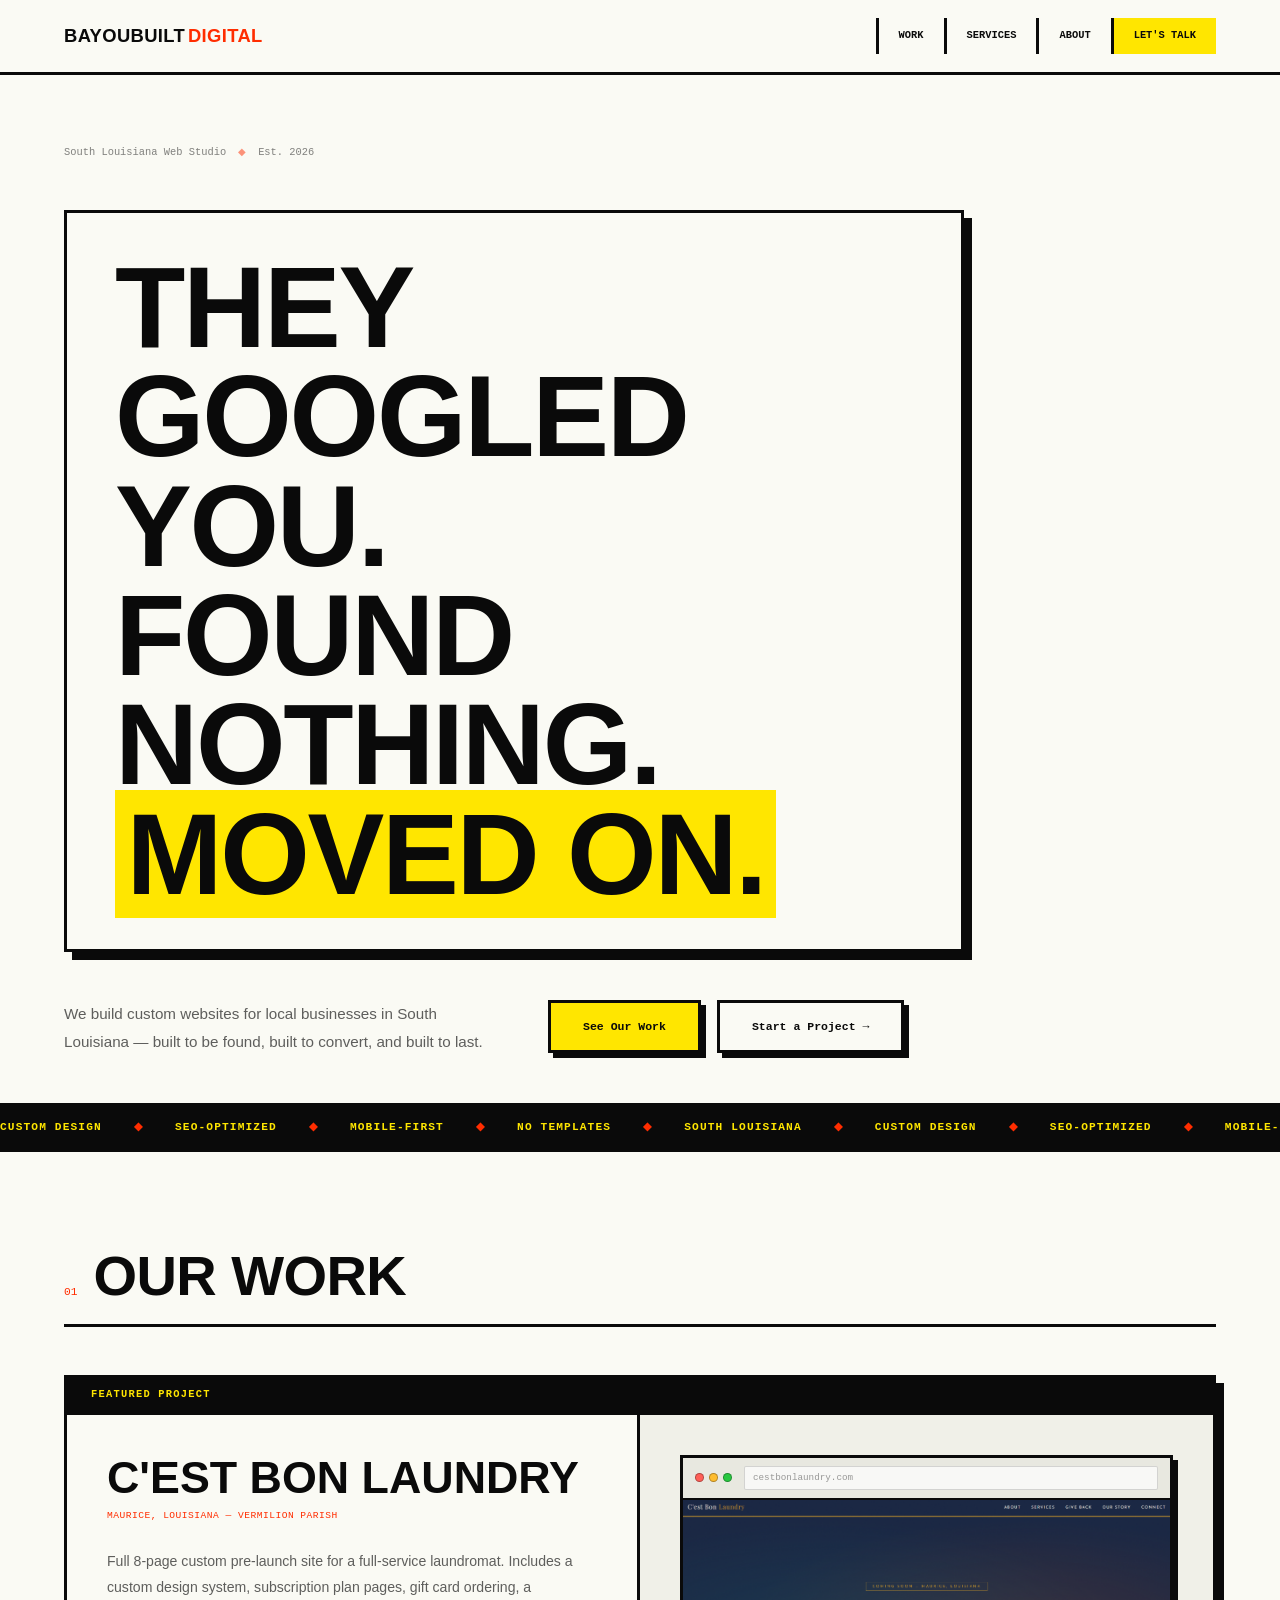
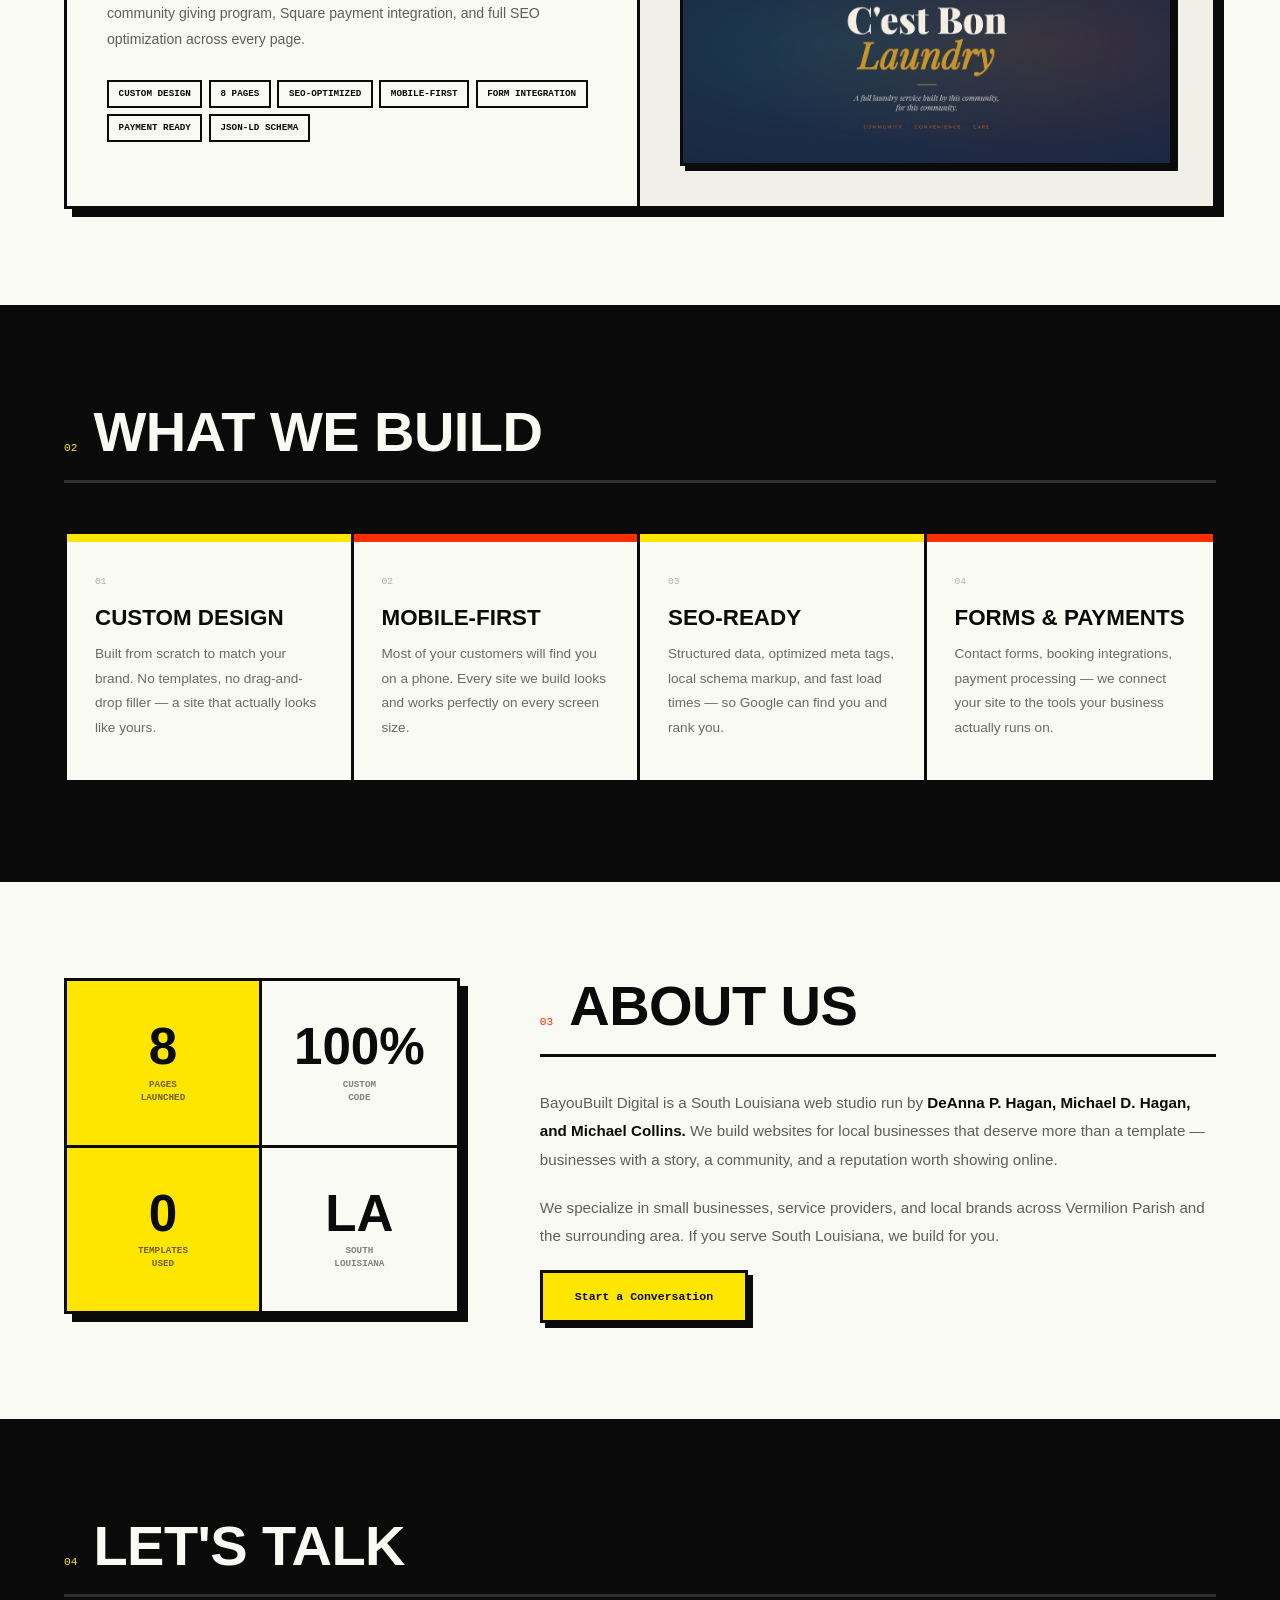
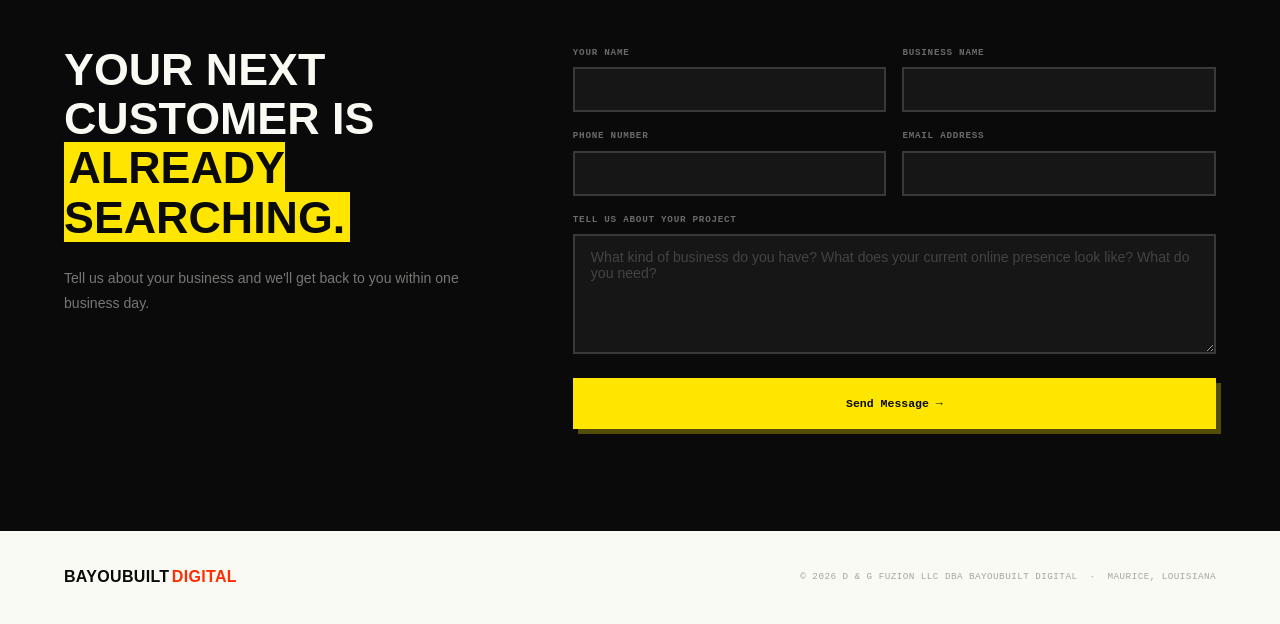
<file: index-v2.html>
<!DOCTYPE html>

<html lang="en">
<head>
  <meta charset="UTF-8" />
  <meta name="viewport" content="width=device-width, initial-scale=1.0" />
  <title>BayouBuilt Digital | Custom Websites for Local Business in South Louisiana</title>
  <meta name="description" content="BayouBuilt Digital builds custom, SEO-optimized websites for local businesses in South Louisiana. No templates. No shortcuts. Built to be found." />
  <meta name="keywords" content="web design South Louisiana, small business website Lafayette LA, custom website Vermilion Parish, BayouBuilt Digital, local business website Maurice Louisiana" />
  <meta name="robots" content="index, follow" />
  <meta http-equiv="Content-Security-Policy" content="default-src 'self'; script-src 'self'; style-src 'self' https://fonts.googleapis.com; font-src https://fonts.gstatic.com; img-src 'self' data:; connect-src https://formspree.io;" />
  <meta property="og:type" content="website" />
  <meta property="og:site_name" content="BayouBuilt Digital" />
  <meta property="og:title" content="BayouBuilt Digital | Custom Websites for Local Business" />
  <meta property="og:description" content="They Googled you. Found nothing. Moved on. BayouBuilt Digital builds custom websites for local businesses that demand to be found." />
  <meta name="twitter:card" content="summary" />
  <meta name="twitter:title" content="BayouBuilt Digital" />
  <meta name="twitter:description" content="Custom websites for South Louisiana local businesses. SEO-ready, mobile-first, built to convert." />
  <script type="application/ld+json">
  {"@context":"https://schema.org","@type":"ProfessionalService","name":"BayouBuilt Digital","description":"Custom web design and development for local businesses in South Louisiana. SEO-optimized, mobile-first websites built from scratch.","brand":{"@type":"Brand","name":"BayouBuilt Digital"},"areaServed":"South Louisiana","address":{"@type":"PostalAddress","addressLocality":"Maurice","addressRegion":"LA","addressCountry":"US"}}
  </script>
  <link href="https://fonts.googleapis.com/css2?family=Barlow+Condensed:wght@700;800;900&family=Space+Mono:wght@400;700&family=Inter:wght@400;500;600&display=swap" rel="stylesheet" />
  <link rel="stylesheet" href="style-v2.css" />
  <link rel="icon" type="image/svg+xml" href="favicon.svg" />
</head>
<body>

  <!-- NAV -->
  <nav>
    <a href="#home" class="nav-logo">BayouBuilt<span>Digital</span></a>
    <button class="nav-toggle" aria-label="Toggle navigation" aria-expanded="false">
      <span></span><span></span><span></span>
    </button>
    <ul class="nav-links">
      <li><a href="#work">Work</a></li>
      <li><a href="#services">Services</a></li>
      <li><a href="#about">About</a></li>
      <li><a href="#contact" class="nav-cta">Let's Talk</a></li>
    </ul>
  </nav>

  <!-- HERO -->
  <section class="hero" id="home">
    <div class="hero-inner">

      <div class="hero-tag">
        <span>South Louisiana Web Studio</span>
        <span class="hero-tag-dot">◆</span>
        <span>Est. 2026</span>
      </div>

      <div class="hero-headline-block">
        <h1 class="hero-headline">
          <span class="hl hl-1">They Googled You.</span>
          <span class="hl hl-2">Found Nothing.</span>
          <span class="hl hl-3"><mark>Moved On.</mark></span>
        </h1>
      </div>

      <div class="hero-bottom">
        <p class="hero-sub">We build custom websites for local businesses in South Louisiana — built to be found, built to convert, and built to last.</p>
        <div class="hero-cta">
          <a href="#work" class="btn">See Our Work</a>
          <a href="#contact" class="btn btn--outline">Start a Project →</a>
        </div>
      </div>

    </div>

    <div class="hero-ticker">
      <div class="ticker-track">
        <span>Custom Design</span>
        <span class="ticker-dot">◆</span>
        <span>SEO-Optimized</span>
        <span class="ticker-dot">◆</span>
        <span>Mobile-First</span>
        <span class="ticker-dot">◆</span>
        <span>No Templates</span>
        <span class="ticker-dot">◆</span>
        <span>South Louisiana</span>
        <span class="ticker-dot">◆</span>
        <span>Custom Design</span>
        <span class="ticker-dot">◆</span>
        <span>SEO-Optimized</span>
        <span class="ticker-dot">◆</span>
        <span>Mobile-First</span>
        <span class="ticker-dot">◆</span>
        <span>No Templates</span>
        <span class="ticker-dot">◆</span>
        <span>South Louisiana</span>
        <span class="ticker-dot">◆</span>
      </div>
    </div>
  </section>

  <!-- WORK -->
  <section id="work" class="work-section">
    <div class="work-inner">

      <div class="section-header">
        <div class="section-num">01</div>
        <h2 class="section-title">Our Work</h2>
      </div>

      <div class="project-card">
        <div class="project-card-label">Featured Project</div>
        <div class="project-card-body">
          <div class="project-info">
            <h3 class="project-name">C'est Bon Laundry</h3>
            <p class="project-location">Maurice, Louisiana — Vermilion Parish</p>
            <p class="project-desc">Full 8-page custom pre-launch site for a full-service laundromat. Includes a custom design system, subscription plan pages, gift card ordering, a community giving program, Square payment integration, and full SEO optimization across every page.</p>
            <ul class="project-tags">
              <li>Custom Design</li>
              <li>8 Pages</li>
              <li>SEO-Optimized</li>
              <li>Mobile-First</li>
              <li>Form Integration</li>
              <li>Payment Ready</li>
              <li>JSON-LD Schema</li>
            </ul>
          </div>
          <div class="project-visual">
            <div class="browser-mock">
              <div class="browser-chrome">
                <div class="browser-dots">
                  <span></span><span></span><span></span>
                </div>
                <div class="browser-url">cestbonlaundry.com</div>
              </div>
              <div class="browser-screen">
                <a href="https://dg-fuzion.github.io/CestBonLaundry/" target="_blank" rel="noopener">
                  <img src="cestbon-screenshot.png" alt="C'est Bon Laundry website screenshot — built by BayouBuilt Digital" style="width:100%;display:block;" loading="lazy" />
                </a>
              </div>
            </div>
          </div>
        </div>
      </div>

    </div>
  </section>

  <!-- SERVICES -->
  <section id="services" class="services-section">
    <div class="services-inner">

      <div class="section-header">
        <div class="section-num">02</div>
        <h2 class="section-title">What We Build</h2>
      </div>

      <div class="services-grid">

        <div class="service-card">
          <div class="service-stripe service-stripe--yellow"></div>
          <div class="service-card-inner">
            <div class="service-num">01</div>
            <h3>Custom Design</h3>
            <p>Built from scratch to match your brand. No templates, no drag-and-drop filler — a site that actually looks like yours.</p>
          </div>
        </div>

        <div class="service-card">
          <div class="service-stripe service-stripe--red"></div>
          <div class="service-card-inner">
            <div class="service-num">02</div>
            <h3>Mobile-First</h3>
            <p>Most of your customers will find you on a phone. Every site we build looks and works perfectly on every screen size.</p>
          </div>
        </div>

        <div class="service-card">
          <div class="service-stripe service-stripe--yellow"></div>
          <div class="service-card-inner">
            <div class="service-num">03</div>
            <h3>SEO-Ready</h3>
            <p>Structured data, optimized meta tags, local schema markup, and fast load times — so Google can find you and rank you.</p>
          </div>
        </div>

        <div class="service-card">
          <div class="service-stripe service-stripe--red"></div>
          <div class="service-card-inner">
            <div class="service-num">04</div>
            <h3>Forms &amp; Payments</h3>
            <p>Contact forms, booking integrations, payment processing — we connect your site to the tools your business actually runs on.</p>
          </div>
        </div>

      </div>
    </div>
  </section>

  <!-- ABOUT -->
  <section id="about" class="about-section">
    <div class="about-inner">

      <div class="about-stats">
        <div class="about-stat about-stat--yellow">
          <div class="about-stat-num">8</div>
          <div class="about-stat-label">Pages<br>Launched</div>
        </div>
        <div class="about-stat">
          <div class="about-stat-num">100%</div>
          <div class="about-stat-label">Custom<br>Code</div>
        </div>
        <div class="about-stat about-stat--yellow">
          <div class="about-stat-num">0</div>
          <div class="about-stat-label">Templates<br>Used</div>
        </div>
        <div class="about-stat">
          <div class="about-stat-num">LA</div>
          <div class="about-stat-label">South<br>Louisiana</div>
        </div>
      </div>

      <div class="about-text">
        <div class="section-header">
          <div class="section-num">03</div>
          <h2 class="section-title">About Us</h2>
        </div>
        <p class="about-body">BayouBuilt Digital is a South Louisiana web studio run by <strong>DeAnna P. Hagan, Michael D. Hagan, and Michael Collins.</strong> We build websites for local businesses that deserve more than a template — businesses with a story, a community, and a reputation worth showing online.</p>
        <p class="about-body">We specialize in small businesses, service providers, and local brands across Vermilion Parish and the surrounding area. If you serve South Louisiana, we build for you.</p>
        <a href="#contact" class="btn">Start a Conversation</a>
      </div>

    </div>
  </section>

  <!-- CONTACT -->
  <section id="contact" class="contact-section">
    <div class="contact-inner">

      <div class="section-header">
        <div class="section-num">04</div>
        <h2 class="section-title">Let's Talk</h2>
      </div>

      <div class="contact-layout">
        <div class="contact-callout">
          <p class="callout-big">Your next customer is<br><mark>already searching.</mark></p>
          <p class="callout-sub">Tell us about your business and we'll get back to you within one business day.</p>
        </div>

        <form class="contact-form" data-form-id="YOUR_BAYOUBUILT_FORM_ID" onsubmit="handleFormSubmit(event, 'contact-submit-btn', 'Message sent — we\'ll be in touch soon!')">

          <div class="form-row">
            <div class="form-field">
              <label class="form-label" for="cf-name">Your Name</label>
              <input class="form-input" type="text" id="cf-name" name="name" required maxlength="100" autocomplete="name" />
            </div>
            <div class="form-field">
              <label class="form-label" for="cf-business">Business Name</label>
              <input class="form-input" type="text" id="cf-business" name="business" required maxlength="120" autocomplete="organization" />
            </div>
          </div>

          <div class="form-row">
            <div class="form-field">
              <label class="form-label" for="cf-phone">Phone Number</label>
              <input class="form-input" type="tel" id="cf-phone" name="phone" required maxlength="20" pattern="[\d\s\(\)\-\+]+" title="Phone number (digits, spaces, dashes, and parentheses only)" autocomplete="tel" />
            </div>
            <div class="form-field">
              <label class="form-label" for="cf-email">Email Address</label>
              <input class="form-input" type="email" id="cf-email" name="email" required maxlength="254" autocomplete="email" />
            </div>
          </div>

          <div class="form-field">
            <label class="form-label" for="cf-message">Tell Us About Your Project</label>
            <textarea class="form-input form-textarea" id="cf-message" name="message" rows="5" maxlength="2000" placeholder="What kind of business do you have? What does your current online presence look like? What do you need?" required></textarea>
          </div>

          <button type="submit" id="contact-submit-btn" class="btn btn--full">Send Message →</button>

        </form>
      </div>
    </div>
  </section>

  <!-- FOOTER -->
  <footer>
    <div class="footer-inner">
      <p class="footer-logo">BayouBuilt<span>Digital</span></p>
      <p class="footer-copy">© 2026 D &amp; G Fuzion LLC DBA BayouBuilt Digital &nbsp;·&nbsp; Maurice, Louisiana</p>
    </div>
  </footer>

  <script src="main.js"></script>
</body>
</html>
</file>
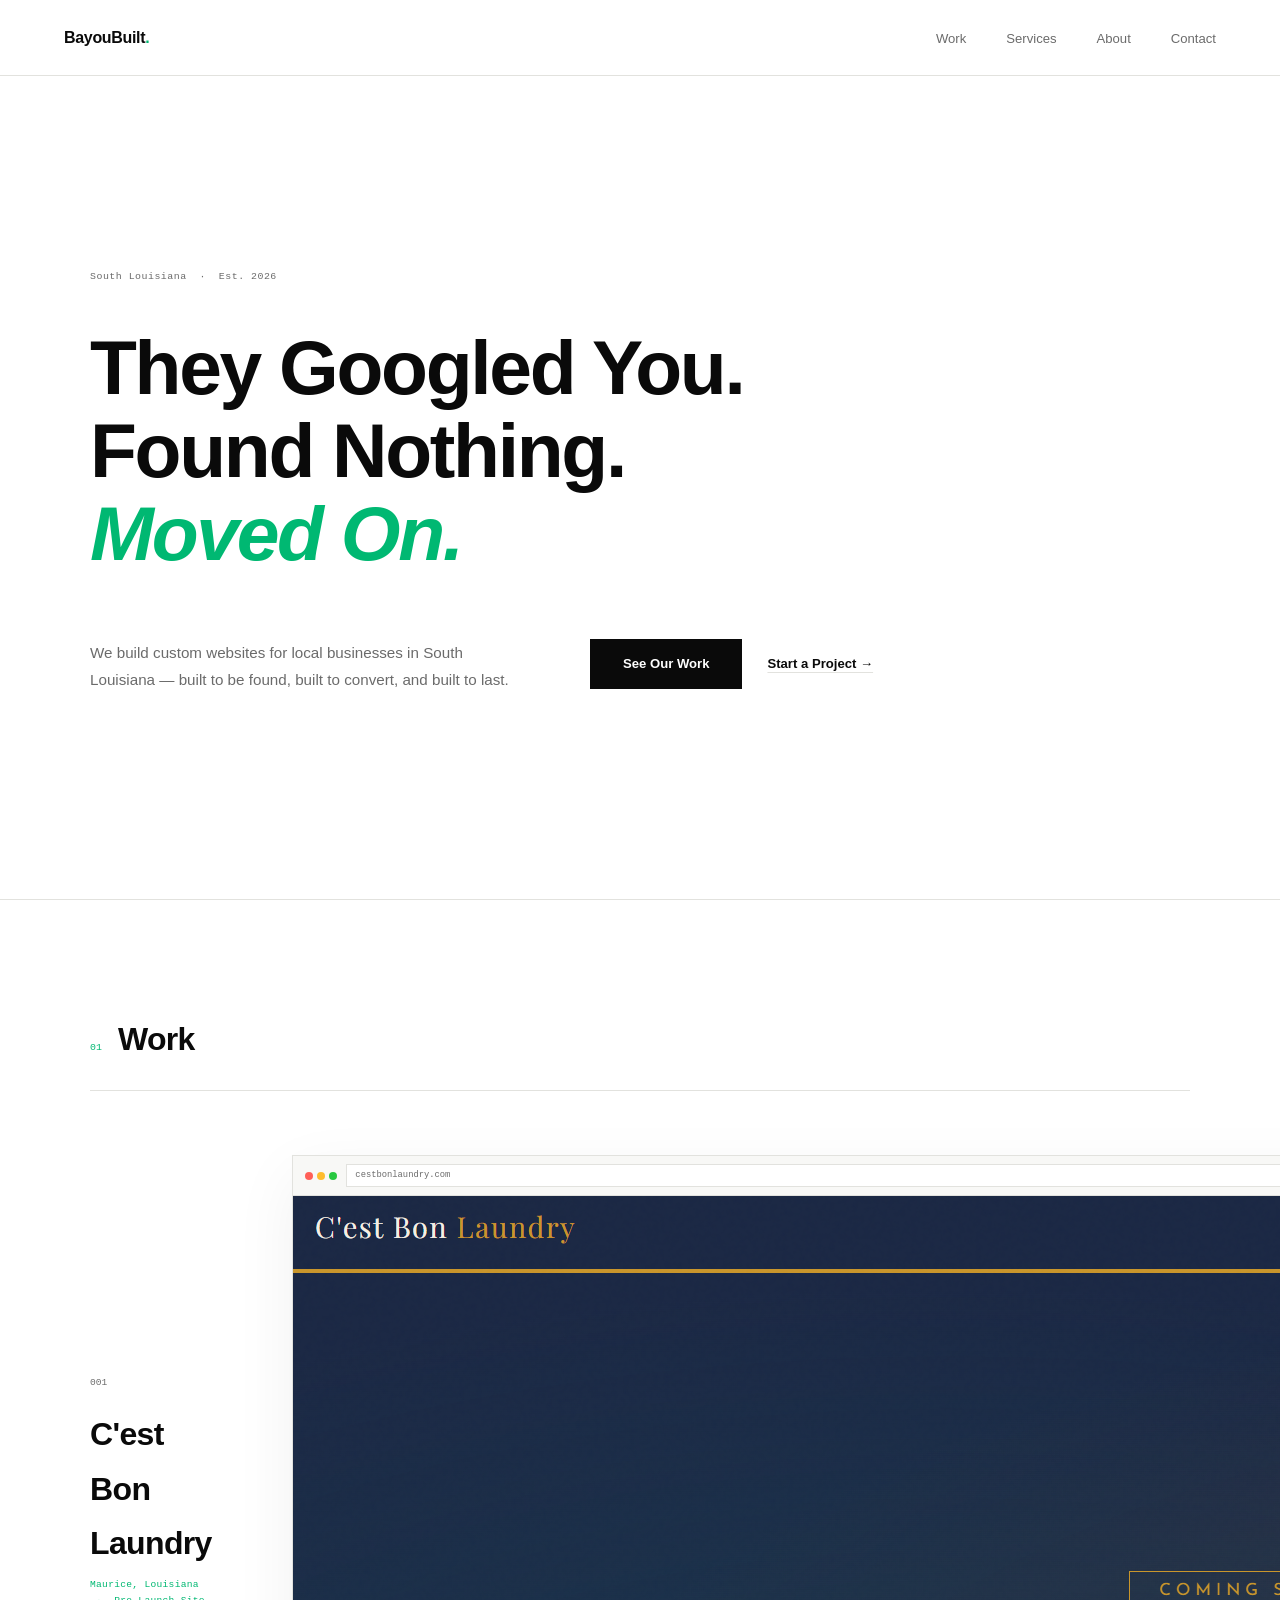
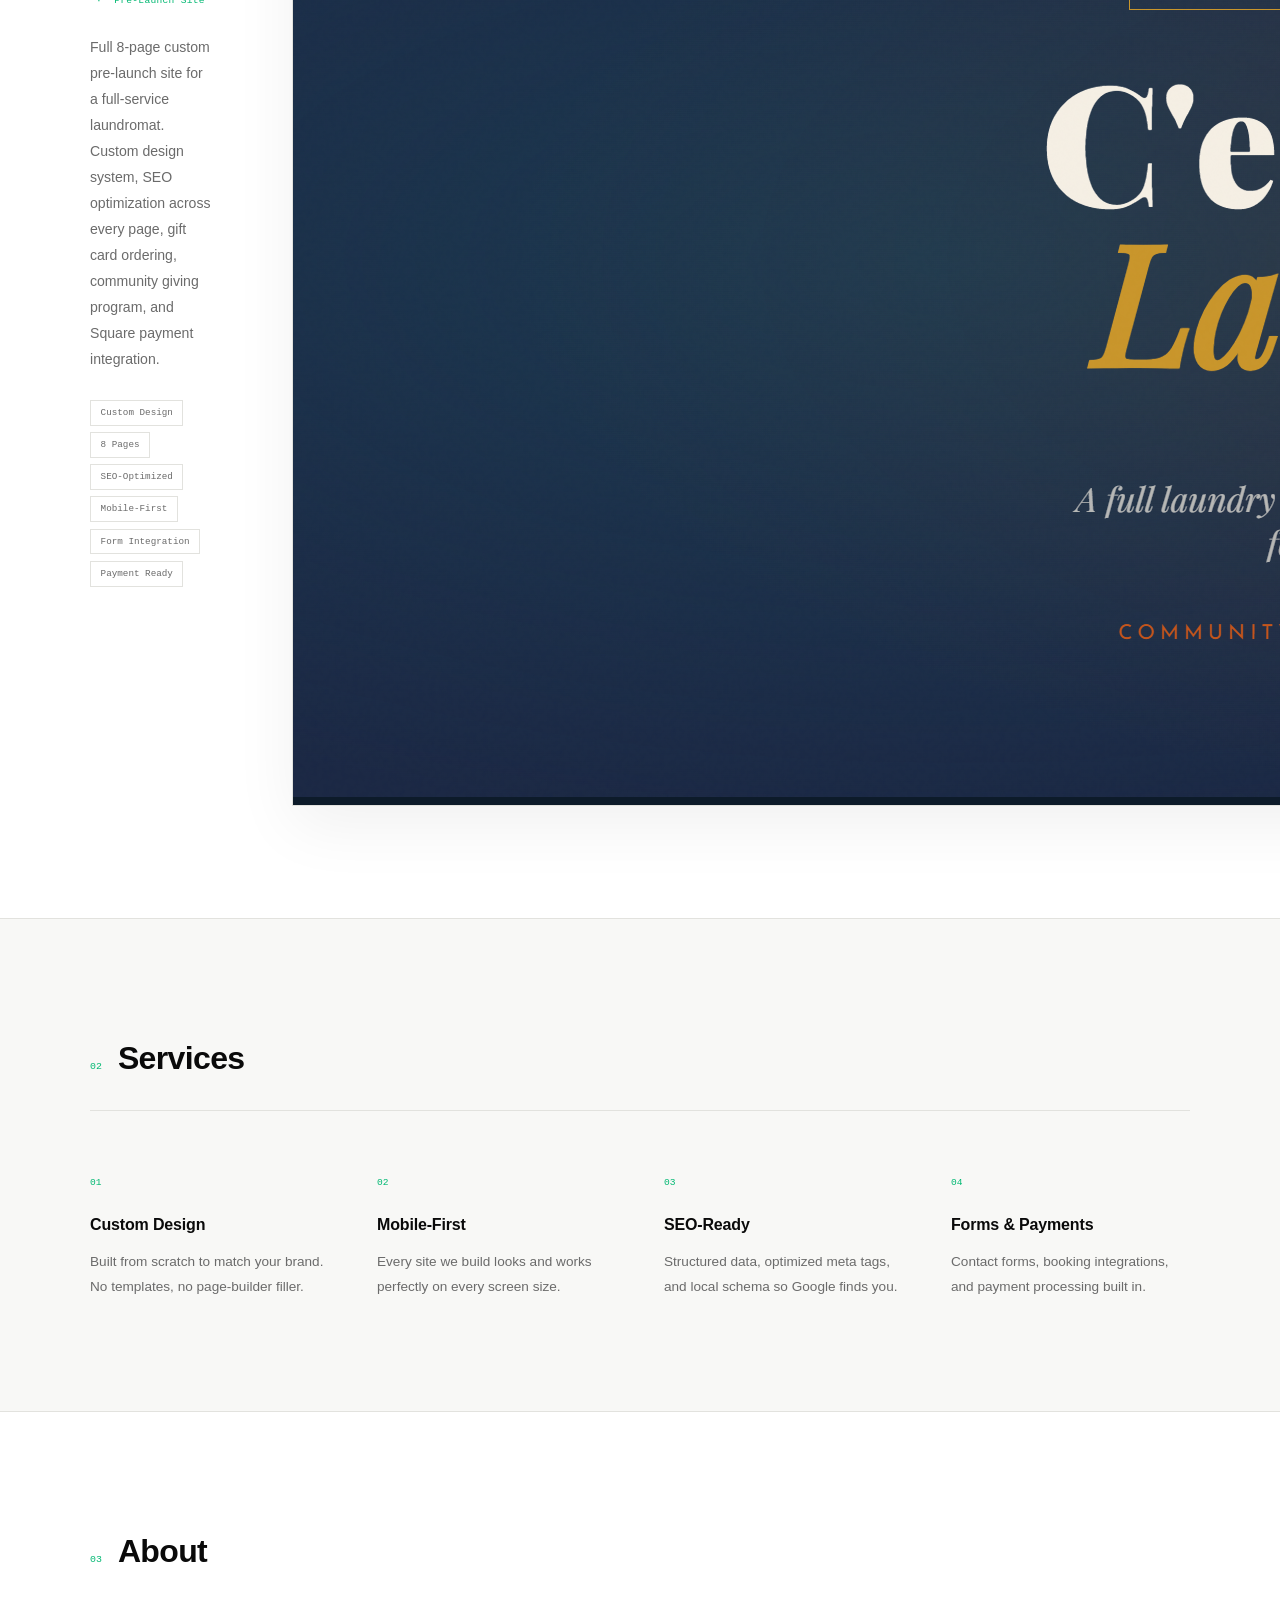
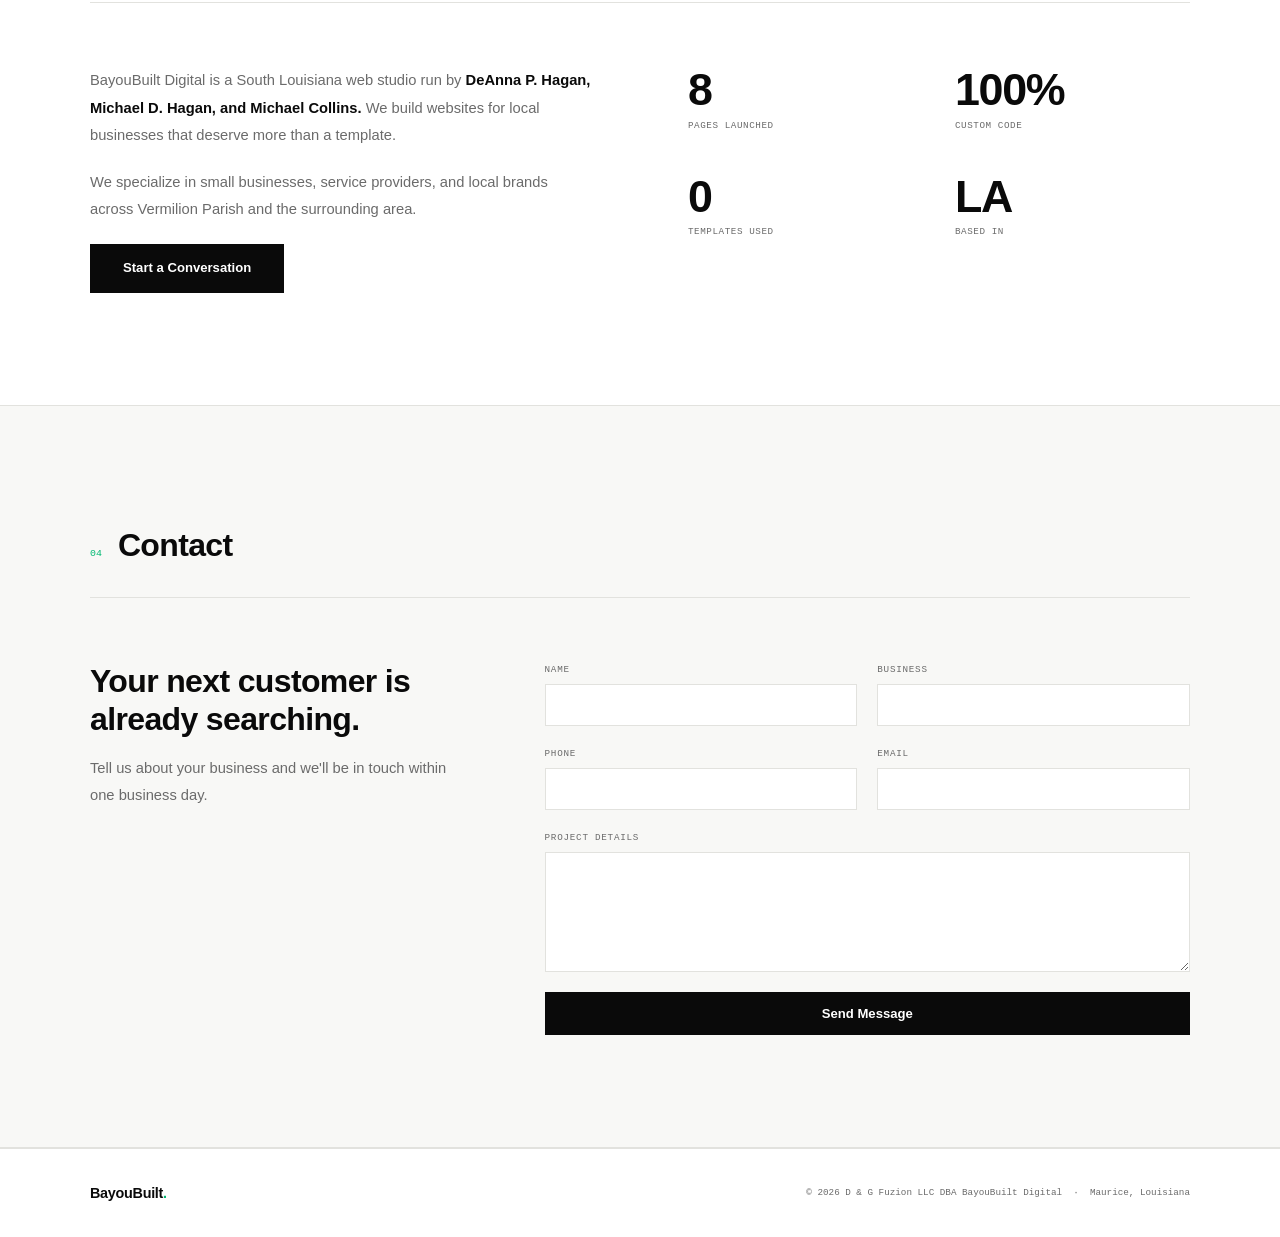
<file: index-v3.html>
<!DOCTYPE html>

<html lang="en">
<head>
  <meta charset="UTF-8" />
  <meta name="viewport" content="width=device-width, initial-scale=1.0" />
  <title>BayouBuilt Digital | Custom Websites for Local Business in South Louisiana</title>
  <meta name="description" content="BayouBuilt Digital builds custom, SEO-optimized websites for local businesses in South Louisiana. No templates. No shortcuts. Built to be found." />
  <meta name="robots" content="index, follow" />
  <meta http-equiv="Content-Security-Policy" content="default-src 'self'; script-src 'self'; style-src 'self' https://fonts.googleapis.com; font-src https://fonts.gstatic.com; img-src 'self' data:; connect-src https://formspree.io;" />
  <meta property="og:type" content="website" />
  <meta property="og:title" content="BayouBuilt Digital | Custom Websites for Local Business" />
  <meta property="og:description" content="They Googled you. Found nothing. Moved on. BayouBuilt Digital builds custom websites for local businesses that demand to be found." />
  <script type="application/ld+json">
  {"@context":"https://schema.org","@type":"ProfessionalService","name":"BayouBuilt Digital","description":"Custom web design and development for local businesses in South Louisiana.","areaServed":"South Louisiana","address":{"@type":"PostalAddress","addressLocality":"Maurice","addressRegion":"LA","addressCountry":"US"}}
  </script>
  <link href="https://fonts.googleapis.com/css2?family=Syne:wght@400;600;700;800&family=Space+Grotesk:wght@300;400;500&family=Space+Mono&display=swap" rel="stylesheet" />
  <link rel="stylesheet" href="style-v3.css" />
  <link rel="icon" type="image/svg+xml" href="favicon.svg" />
</head>
<body>

  <!-- NAV -->
  <nav>
    <a href="#home" class="nav-logo">BayouBuilt<span>.</span></a>
    <button class="nav-toggle" aria-label="Toggle navigation" aria-expanded="false">
      <span></span><span></span><span></span>
    </button>
    <ul class="nav-links">
      <li><a href="#work">Work</a></li>
      <li><a href="#services">Services</a></li>
      <li><a href="#about">About</a></li>
      <li><a href="#contact">Contact</a></li>
    </ul>
  </nav>

  <!-- HERO -->
  <section class="hero" id="home">
    <div class="hero-inner">
      <p class="hero-location">South Louisiana &nbsp;·&nbsp; Est. 2026</p>
      <h1 class="hero-headline">
        <span class="hl">They Googled You.</span>
        <span class="hl">Found Nothing.</span>
        <span class="hl hl--accent">Moved On.</span>
      </h1>
      <div class="hero-foot">
        <p class="hero-sub">We build custom websites for local businesses in South Louisiana — built to be found, built to convert, and built to last.</p>
        <div class="hero-cta">
          <a href="#work" class="btn">See Our Work</a>
          <a href="#contact" class="btn btn--text">Start a Project →</a>
        </div>
      </div>
    </div>
  </section>

  <!-- WORK -->
  <section id="work" class="work-section">
    <div class="section-inner">
      <div class="section-header">
        <span class="section-index">01</span>
        <h2 class="section-title">Work</h2>
      </div>
      <div class="project-card">
        <div class="project-info">
          <p class="project-index">001</p>
          <h3 class="project-name">C'est Bon Laundry</h3>
          <p class="project-meta">Maurice, Louisiana &nbsp;·&nbsp; Pre-Launch Site</p>
          <p class="project-desc">Full 8-page custom pre-launch site for a full-service laundromat. Custom design system, SEO optimization across every page, gift card ordering, community giving program, and Square payment integration.</p>
          <ul class="project-tags">
            <li>Custom Design</li>
            <li>8 Pages</li>
            <li>SEO-Optimized</li>
            <li>Mobile-First</li>
            <li>Form Integration</li>
            <li>Payment Ready</li>
          </ul>
        </div>
        <div class="project-visual">
          <div class="browser-mock">
            <div class="browser-chrome">
              <div class="browser-dots">
                <span></span><span></span><span></span>
              </div>
              <div class="browser-url">cestbonlaundry.com</div>
            </div>
            <div class="browser-screen">
              <a href="https://dg-fuzion.github.io/CestBonLaundry/" target="_blank" rel="noopener">
                <img src="cestbon-screenshot.png" alt="C'est Bon Laundry website screenshot — built by BayouBuilt Digital" style="width:100%;display:block;" loading="lazy" />
              </a>
            </div>
          </div>
        </div>
      </div>
    </div>
  </section>

  <!-- SERVICES -->
  <section id="services" class="services-section">
    <div class="section-inner">
      <div class="section-header">
        <span class="section-index">02</span>
        <h2 class="section-title">Services</h2>
      </div>
      <div class="services-grid">
        <div class="service-item">
          <span class="service-num">01</span>
          <h3>Custom Design</h3>
          <p>Built from scratch to match your brand. No templates, no page-builder filler.</p>
        </div>
        <div class="service-item">
          <span class="service-num">02</span>
          <h3>Mobile-First</h3>
          <p>Every site we build looks and works perfectly on every screen size.</p>
        </div>
        <div class="service-item">
          <span class="service-num">03</span>
          <h3>SEO-Ready</h3>
          <p>Structured data, optimized meta tags, and local schema so Google finds you.</p>
        </div>
        <div class="service-item">
          <span class="service-num">04</span>
          <h3>Forms &amp; Payments</h3>
          <p>Contact forms, booking integrations, and payment processing built in.</p>
        </div>
      </div>
    </div>
  </section>

  <!-- ABOUT -->
  <section id="about" class="about-section">
    <div class="section-inner">
      <div class="section-header">
        <span class="section-index">03</span>
        <h2 class="section-title">About</h2>
      </div>
      <div class="about-layout">
        <div class="about-text">
          <p class="about-body">BayouBuilt Digital is a South Louisiana web studio run by <strong>DeAnna P. Hagan, Michael D. Hagan, and Michael Collins.</strong> We build websites for local businesses that deserve more than a template.</p>
          <p class="about-body">We specialize in small businesses, service providers, and local brands across Vermilion Parish and the surrounding area.</p>
          <a href="#contact" class="btn" style="margin-top: 1rem;">Start a Conversation</a>
        </div>
        <div class="about-stats">
          <div class="about-stat">
            <div class="about-stat-num">8</div>
            <div class="about-stat-label">Pages Launched</div>
          </div>
          <div class="about-stat">
            <div class="about-stat-num">100%</div>
            <div class="about-stat-label">Custom Code</div>
          </div>
          <div class="about-stat">
            <div class="about-stat-num">0</div>
            <div class="about-stat-label">Templates Used</div>
          </div>
          <div class="about-stat">
            <div class="about-stat-num">LA</div>
            <div class="about-stat-label">Based In</div>
          </div>
        </div>
      </div>
    </div>
  </section>

  <!-- CONTACT -->
  <section id="contact" class="contact-section">
    <div class="section-inner">
      <div class="section-header">
        <span class="section-index">04</span>
        <h2 class="section-title">Contact</h2>
      </div>
      <div class="contact-layout">
        <div class="contact-text">
          <p class="contact-headline">Your next customer is already searching.</p>
          <p class="about-body">Tell us about your business and we'll be in touch within one business day.</p>
        </div>
        <form class="contact-form" data-form-id="YOUR_BAYOUBUILT_FORM_ID" onsubmit="handleFormSubmit(event, 'contact-submit-btn', 'Message sent — we\'ll be in touch soon!')">
          <div class="form-row">
            <div class="form-field">
              <label class="form-label" for="cf-name">Name</label>
              <input class="form-input" type="text" id="cf-name" name="name" required maxlength="100" autocomplete="name" />
            </div>
            <div class="form-field">
              <label class="form-label" for="cf-business">Business</label>
              <input class="form-input" type="text" id="cf-business" name="business" required maxlength="120" autocomplete="organization" />
            </div>
          </div>
          <div class="form-row">
            <div class="form-field">
              <label class="form-label" for="cf-phone">Phone</label>
              <input class="form-input" type="tel" id="cf-phone" name="phone" required maxlength="20" pattern="[\d\s\(\)\-\+]+" autocomplete="tel" />
            </div>
            <div class="form-field">
              <label class="form-label" for="cf-email">Email</label>
              <input class="form-input" type="email" id="cf-email" name="email" required maxlength="254" autocomplete="email" />
            </div>
          </div>
          <div class="form-field">
            <label class="form-label" for="cf-message">Project Details</label>
            <textarea class="form-input form-textarea" id="cf-message" name="message" rows="5" maxlength="2000" required></textarea>
          </div>
          <button type="submit" id="contact-submit-btn" class="btn btn--full">Send Message</button>
        </form>
      </div>
    </div>
  </section>

  <!-- FOOTER -->
  <footer>
    <div class="footer-inner">
      <p class="footer-logo">BayouBuilt<span>.</span></p>
      <p class="footer-copy">© 2026 D &amp; G Fuzion LLC DBA BayouBuilt Digital &nbsp;·&nbsp; Maurice, Louisiana</p>
    </div>
  </footer>

  <script src="main.js"></script>
</body>
</html>
</file>
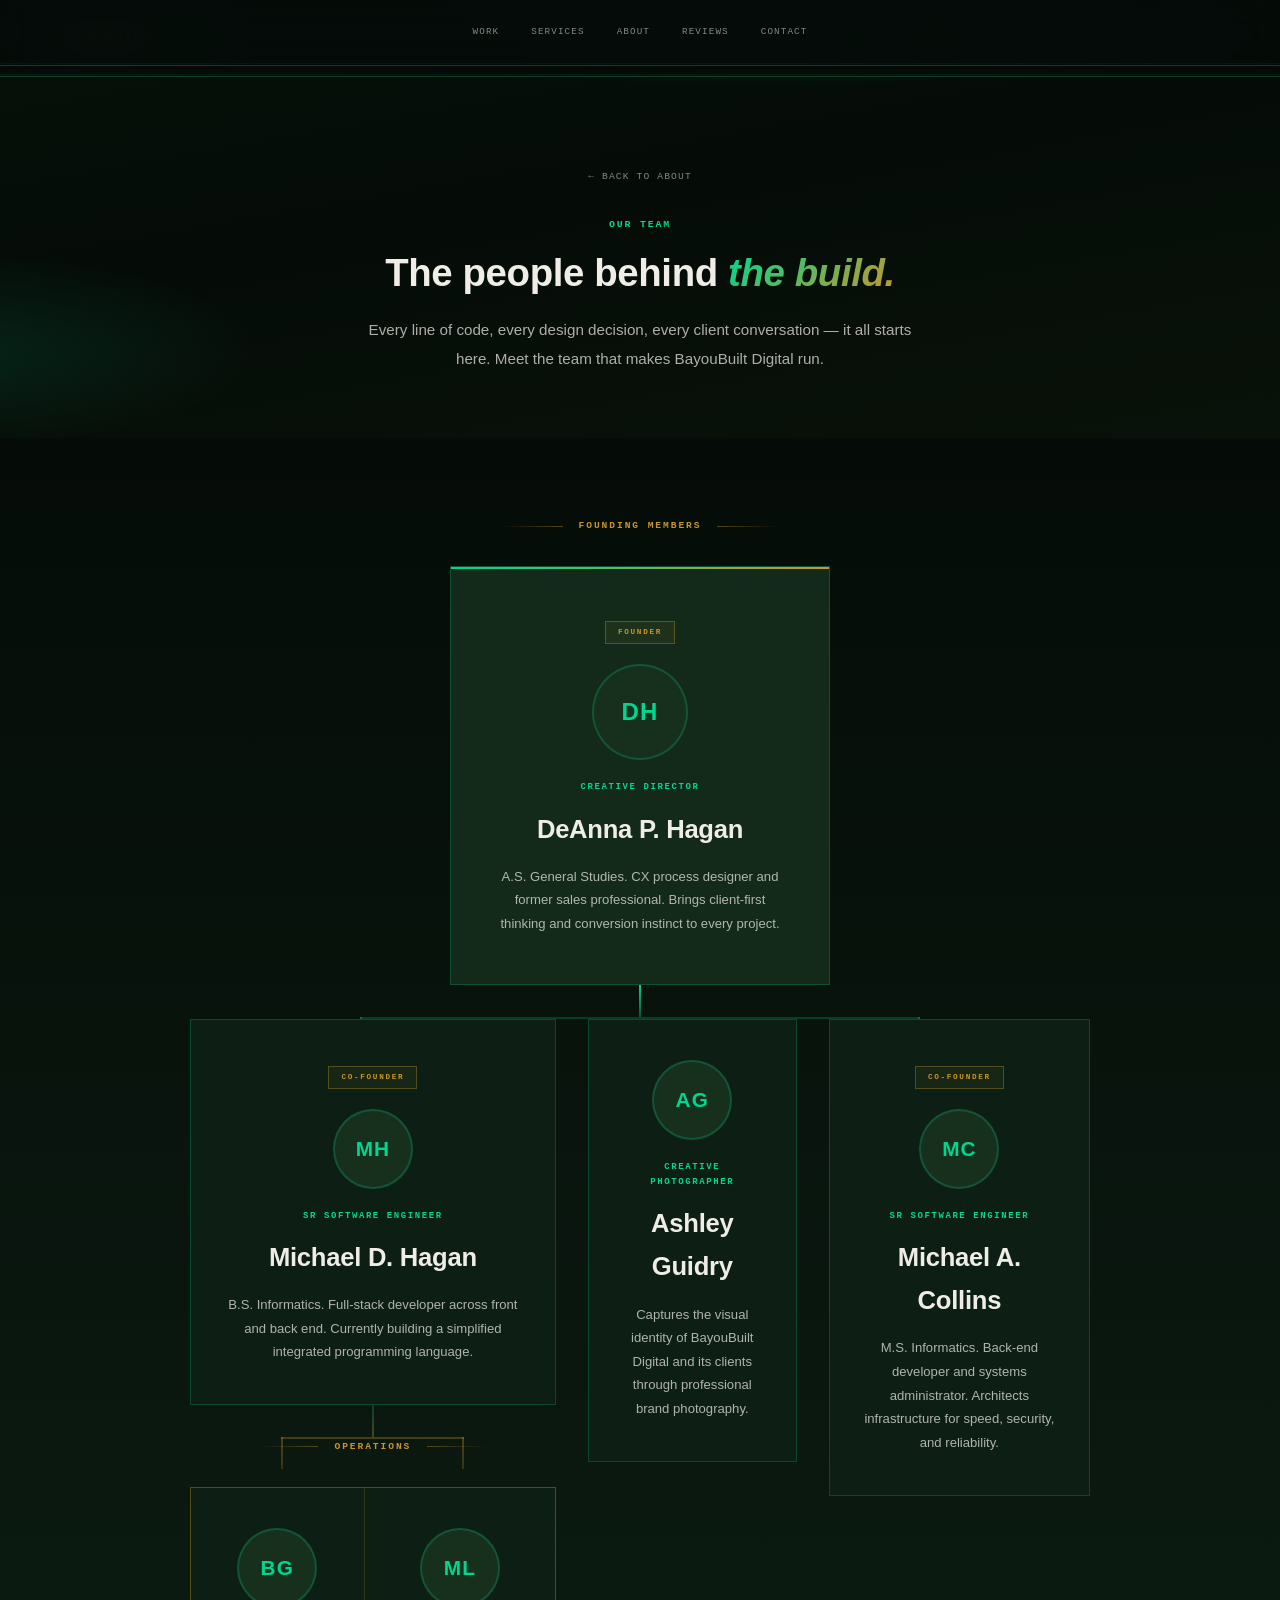
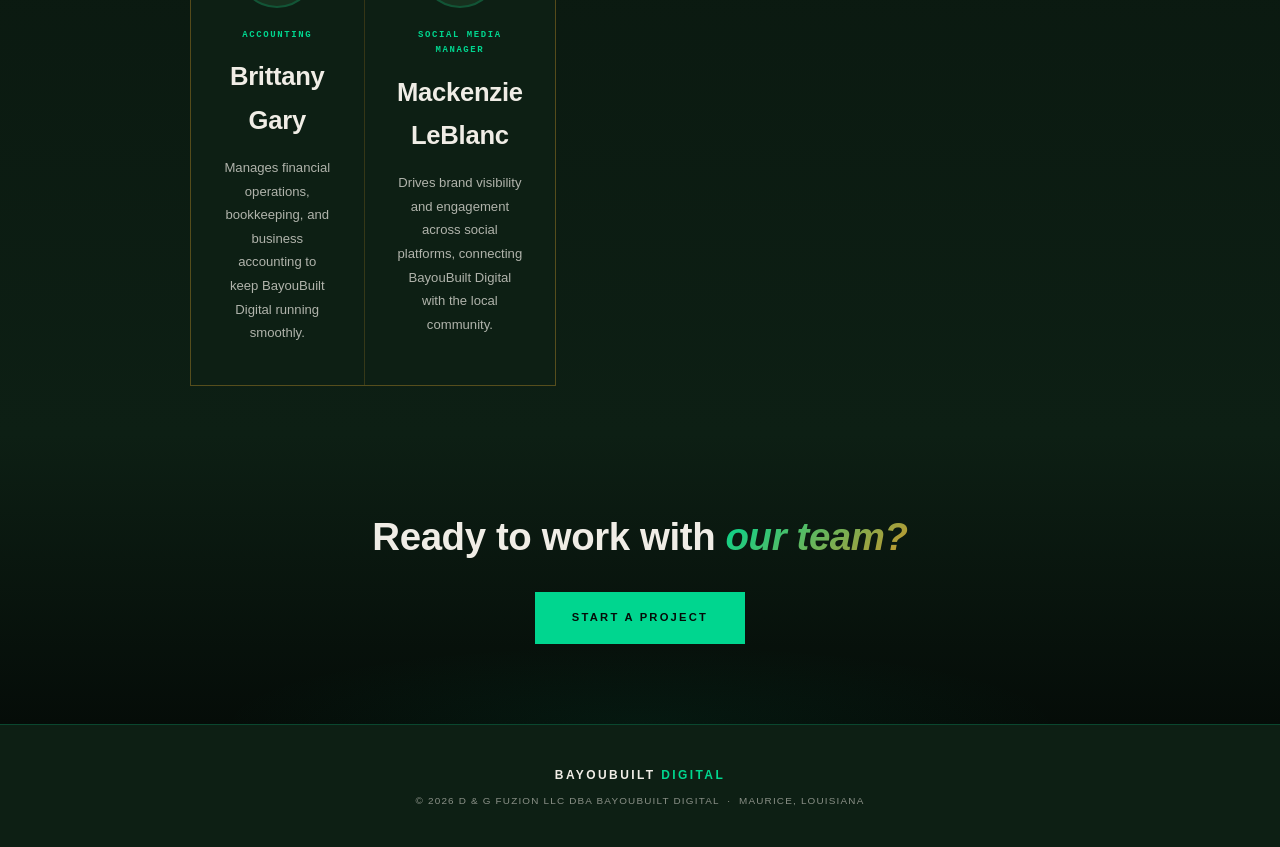
<file: org-chart.html>
<!DOCTYPE html>
<html lang="en">
<head>
  <meta charset="UTF-8" />
  <meta name="viewport" content="width=device-width, initial-scale=1.0" />
  <title>Our Team | Org Chart | BayouBuilt Digital</title>
  <meta name="description" content="Meet the team behind BayouBuilt Digital — founding members and key roles driving custom web design for South Louisiana small businesses." />
  <meta name="robots" content="index, follow" />
  <link rel="canonical" href="https://bayoubuilt-digital.com/org-chart.html" />
  <meta http-equiv="Content-Security-Policy" content="default-src 'self'; script-src 'self'; style-src 'self' https://fonts.googleapis.com; font-src https://fonts.gstatic.com; img-src 'self' data:; connect-src https://formspree.io;" />
  <meta property="og:type" content="website" />
  <meta property="og:url" content="https://bayoubuilt-digital.com/org-chart.html" />
  <meta property="og:site_name" content="BayouBuilt Digital" />
  <meta property="og:title" content="Our Team | BayouBuilt Digital" />
  <meta property="og:description" content="Meet the founding members and team behind BayouBuilt Digital — custom web design for South Louisiana." />
  <meta name="theme-color" content="#050c08" />
  <link rel="apple-touch-icon" href="favicon.svg" />
  <link rel="preconnect" href="https://fonts.googleapis.com" />
  <link rel="preconnect" href="https://fonts.gstatic.com" crossorigin />
  <link href="https://fonts.googleapis.com/css2?family=Barlow+Condensed:ital,wght@0,700;0,800;0,900;1,700;1,800;1,900&family=Inter:wght@300;400;500;600&family=Space+Mono:wght@400;700&display=swap" rel="stylesheet" />
  <link rel="stylesheet" href="style.css" />
  <link rel="stylesheet" href="org-chart.css" />
  <link rel="icon" type="image/svg+xml" href="favicon.svg" />
</head>
<body>

  <a href="#main-content" class="skip-nav">Skip to content</a>

  <!-- NAV -->
  <nav>
    <a href="index.html" class="nav-logo">BayouBuilt <span>Digital</span></a>
    <button class="nav-toggle" aria-label="Toggle navigation" aria-expanded="false">
      <span></span><span></span><span></span>
    </button>
    <ul class="nav-links">
      <li><a href="index.html#work">Work</a></li>
      <li><a href="index.html#services">Services</a></li>
      <li><a href="index.html#about">About</a></li>
      <li><a href="index.html#testimonials">Reviews</a></li>
      <li><a href="index.html#contact">Contact</a></li>
    </ul>
  </nav>

  <main id="main-content">

    <!-- ORG CHART HERO -->
    <section class="org-hero">
      <div class="org-hero-inner">
        <a href="index.html#about" class="org-back">&larr; Back to About</a>
        <div class="section-label">Our Team</div>
        <h1 class="section-title">The people behind <em>the build.</em></h1>
        <p class="section-text">Every line of code, every design decision, every client conversation — it all starts here. Meet the team that makes BayouBuilt Digital run.</p>
      </div>
    </section>

    <!-- ORG CHART -->
    <section class="org-section">
      <div class="org-inner">

        <!-- FOUNDING MEMBERS LABEL -->
        <div class="org-group-label">Founding Members</div>

        <!-- TOP: Creative Director -->
        <div class="org-chart">
          <div class="org-level org-level--top">
            <div class="org-card org-card--lead">
              <div class="org-badge">Founder</div>
              <div class="org-avatar">
                <div class="org-avatar-placeholder">DH</div>
              </div>
              <div class="org-role">Creative Director</div>
              <h2 class="org-name">DeAnna P. Hagan</h2>
              <p class="org-desc">A.S. General Studies. CX process designer and former sales professional. Brings client-first thinking and conversion instinct to every project.</p>
            </div>
          </div>

          <!-- CONNECTOR: top to branches -->
          <div class="org-connector org-connector--three" aria-hidden="true">
            <div class="org-connector-stem"></div>
            <div class="org-connector-branch org-connector-branch--three"></div>
          </div>

          <!-- SECOND LEVEL: Three branches -->
          <div class="org-level org-level--mid org-level--asymmetric org-level--three">

            <!-- LEFT BRANCH: Michael D. Hagan + his reports -->
            <div class="org-branch">
              <div class="org-card">
                <div class="org-badge">Co-Founder</div>
                <div class="org-avatar">
                  <div class="org-avatar-placeholder">MH</div>
                </div>
                <div class="org-role">SR Software Engineer</div>
                <h2 class="org-name">Michael D. Hagan</h2>
                <p class="org-desc">B.S. Informatics. Full-stack developer across front and back end. Currently building a simplified integrated programming language.</p>
              </div>

              <!-- CONNECTOR: Hagan to Operations -->
              <div class="org-connector org-connector--ops" aria-hidden="true">
                <div class="org-connector-stem"></div>
                <div class="org-connector-branch"></div>
              </div>

              <!-- OPERATIONS under Hagan -->
              <div class="org-group-label">Operations</div>
              <div class="org-level org-level--bottom">
                <div class="org-card">
                  <div class="org-avatar">
                    <div class="org-avatar-placeholder">BG</div>
                  </div>
                  <div class="org-role">Accounting</div>
                  <h2 class="org-name">Brittany Gary</h2>
                  <p class="org-desc">Manages financial operations, bookkeeping, and business accounting to keep BayouBuilt Digital running smoothly.</p>
                </div>
                <div class="org-card">
                  <div class="org-avatar">
                    <div class="org-avatar-placeholder">ML</div>
                  </div>
                  <div class="org-role">Social Media Manager</div>
                  <h2 class="org-name">Mackenzie LeBlanc</h2>
                  <p class="org-desc">Drives brand visibility and engagement across social platforms, connecting BayouBuilt Digital with the local community.</p>
                </div>
              </div>
            </div>

            <!-- CENTER BRANCH: Ashley Guidry (Creative) -->
            <div class="org-branch">
              <div class="org-card">
                <div class="org-avatar">
                  <div class="org-avatar-placeholder">AG</div>
                </div>
                <div class="org-role">Creative Photographer</div>
                <h2 class="org-name">Ashley Guidry</h2>
                <p class="org-desc">Captures the visual identity of BayouBuilt Digital and its clients through professional brand photography.</p>
              </div>
            </div>

            <!-- RIGHT BRANCH: Collins (standalone) -->
            <div class="org-branch">
              <div class="org-card">
                <div class="org-badge">Co-Founder</div>
                <div class="org-avatar">
                  <div class="org-avatar-placeholder">MC</div>
                </div>
                <div class="org-role">SR Software Engineer</div>
                <h2 class="org-name">Michael A. Collins</h2>
                <p class="org-desc">M.S. Informatics. Back-end developer and systems administrator. Architects infrastructure for speed, security, and reliability.</p>
              </div>
            </div>

          </div>

        </div><!-- .org-chart -->
      </div>
    </section>

    <!-- CTA -->
    <section class="org-cta-section">
      <div class="org-cta-inner">
        <h2 class="section-title">Ready to work with <em>our team?</em></h2>
        <a href="index.html#contact" class="btn">Start a Project</a>
      </div>
    </section>

  </main>

  <!-- FOOTER -->
  <footer>
    <div class="footer-inner">
      <p class="footer-logo">BayouBuilt <span>Digital</span></p>
      <nav class="footer-nav" aria-label="Footer">
        <a href="index.html#work">Work</a>
        <a href="index.html#services">Services</a>
        <a href="index.html#about">About</a>
        <a href="index.html#testimonials">Reviews</a>
        <a href="index.html#contact">Contact</a>
      </nav>
      <p class="footer-copy">&copy; 2026 D &amp; G Fuzion LLC DBA BayouBuilt Digital &nbsp;&middot;&nbsp; Maurice, Louisiana</p>
    </div>
  </footer>

  <script src="main.js"></script>
</body>
</html>
</file>
<file: style.css>
/* ============================================
   BAYOUBUILT DIGITAL — STYLESHEET
   D & G Fuzion LLC DBA BayouBuilt Digital
   ============================================ */

/* VARIABLES */
:root {
    --black:        #050c08;
    --surface:      #0d1f14;
    --surface-2:    #132a1a;
    --surface-3:    #17301e;
    --teal:         #00d68f;
    --teal-mid:     rgba(0, 214, 143, 0.35);
    --teal-faint:   rgba(0, 214, 143, 0.07);
    --teal-border:  rgba(0, 214, 143, 0.22);
    --gold:         #c9952a;
    --cream:        #f0ede6;
    --muted:        rgba(240, 237, 230, 0.72);
    --muted-dim:    rgba(240, 237, 230, 0.55);
}

/* RESET */
*, *::before, *::after { box-sizing: border-box; margin: 0; padding: 0; }

html { scroll-behavior: smooth; }

body {
    background: var(--black);
    color: var(--cream);
    font-family: 'Inter', sans-serif;
    font-weight: 400;
    line-height: 1.7;
    overflow-x: hidden;
}

img { display: block; max-width: 100%; }
a { color: inherit; }
ul { list-style: none; }

/* TYPOGRAPHY */
.section-label {
    font-family: 'Space Mono', monospace;
    font-size: 0.62rem;
    font-weight: 700;
    letter-spacing: 0.18em;
    text-transform: uppercase;
    color: var(--teal);
    margin-bottom: 1rem;
    display: flex;
    align-items: center;
    gap: 0.75rem;
}

.section-label::before {
    content: '';
    display: block;
    width: 28px;
    height: 1px;
    background: var(--teal);
    flex-shrink: 0;
}

.section-title {
    font-family: 'Barlow Condensed', sans-serif;
    font-size: clamp(1.6rem, 3vw, 2.4rem);
    font-weight: 800;
    line-height: 1.2;
    letter-spacing: -0.01em;
    color: var(--cream);
    margin-bottom: 1.25rem;
}

.section-title em {
    font-style: italic;
    background: linear-gradient(135deg, var(--teal), var(--gold));
    -webkit-background-clip: text;
    -webkit-text-fill-color: transparent;
    background-clip: text;
}

.section-text {
    font-family: 'Inter', sans-serif;
    font-size: 0.95rem;
    line-height: 1.9;
    color: var(--muted);
    max-width: 580px;
}

/* BUTTON */
.btn {
    display: inline-block;
    font-family: 'Inter', sans-serif;
    font-size: 0.7rem;
    font-weight: 600;
    letter-spacing: 0.2em;
    text-transform: uppercase;
    text-decoration: none;
    color: var(--black);
    background: var(--teal);
    border: 2px solid var(--teal);
    padding: 0.9rem 2.2rem;
    cursor: pointer;
    transition: background 0.2s, color 0.2s, transform 0.15s;
}

.btn:hover {
    background: transparent;
    color: var(--teal);
    transform: translateY(-2px);
}

.btn--ghost {
    background: transparent;
    color: var(--cream);
    border-color: rgba(240, 237, 230, 0.25);
}

.btn--ghost:hover {
    border-color: var(--teal);
    color: var(--teal);
    background: transparent;
}

.btn--full {
    width: 100%;
    text-align: center;
    padding: 1.1rem 2rem;
}

/* ============================================
   NAV
   ============================================ */
nav {
    position: fixed;
    top: 0;
    left: 0;
    right: 0;
    z-index: 100;
    display: flex;
    align-items: center;
    justify-content: space-between;
    padding: 1.5rem 4rem;
    background: rgba(5, 12, 8, 0.88);
    backdrop-filter: blur(16px);
    border-bottom: 1px solid transparent;
    background-clip: padding-box;
    box-shadow: 0 1px 0 0 rgba(0,214,143,0.2), 0 1px 0 0 rgba(201,149,42,0.08), inset 0 -1px 0 rgba(0,214,143,0.06);
}

.nav-logo {
    font-family: 'Space Mono', monospace;
    font-size: 0.72rem;
    font-weight: 700;
    letter-spacing: 0.15em;
    text-transform: uppercase;
    text-decoration: none;
    color: var(--cream);
}

.nav-logo span { color: var(--teal); }

.nav-links {
    display: flex;
    align-items: center;
    gap: 2.5rem;
}

.nav-links a {
    font-family: 'Space Mono', monospace;
    font-size: 0.6rem;
    font-weight: 400;
    letter-spacing: 0.12em;
    text-transform: uppercase;
    text-decoration: none;
    color: var(--muted-dim);
    transition: color 0.2s;
}

.nav-links a:hover,
.nav-links a.active { color: var(--teal); }

/* Hamburger */
.nav-toggle {
    display: none;
    flex-direction: column;
    justify-content: center;
    gap: 5px;
    background: none;
    border: none;
    cursor: pointer;
    padding: 4px;
}

.nav-toggle span {
    display: block;
    width: 22px;
    height: 2px;
    background: var(--cream);
    transition: transform 0.25s, opacity 0.2s;
}

.nav-toggle--active span:nth-child(1) { transform: translateY(7px) rotate(45deg); }
.nav-toggle--active span:nth-child(2) { opacity: 0; }
.nav-toggle--active span:nth-child(3) { transform: translateY(-7px) rotate(-45deg); }

/* ============================================
   HERO
   ============================================ */
.hero {
    position: relative;
    min-height: 100vh;
    display: flex;
    flex-direction: column;
    align-items: center;
    justify-content: center;
    padding: 8rem 4rem 5rem;
    text-align: center;
    overflow: hidden;
    background:
        radial-gradient(ellipse 80% 60% at 72% -5%, rgba(0,214,143,0.28) 0%, transparent 58%),
        radial-gradient(ellipse 55% 50% at -5% 85%, rgba(0,214,143,0.18) 0%, transparent 55%),
        radial-gradient(ellipse 50% 45% at 50% 50%, rgba(201,149,42,0.09) 0%, transparent 65%),
        linear-gradient(170deg, #071009 0%, #050c08 45%, #091209 100%);
}

/* Atmospheric glow */
.hero-glow {
    position: absolute;
    top: -15%;
    right: -5%;
    width: 800px;
    height: 800px;
    background: radial-gradient(circle, rgba(0, 214, 143, 0.32) 0%, rgba(0,214,143,0.08) 45%, transparent 70%);
    pointer-events: none;
    animation: glowPulse 6s ease-in-out infinite;
}

.hero::before {
    content: '';
    position: absolute;
    bottom: -15%;
    left: -5%;
    width: 650px;
    height: 650px;
    background: radial-gradient(circle, rgba(201, 149, 42, 0.16) 0%, rgba(0,214,143,0.1) 40%, transparent 70%);
    pointer-events: none;
    animation: glowPulse 8s ease-in-out infinite reverse;
}

.hero-inner {
    position: relative;
    z-index: 2;
    max-width: 900px;
}

.hero-inner .section-label {
    justify-content: center;
    margin-bottom: 2rem;
}

.hero-inner .section-label::before { display: none; }

.hero-headline {
    display: flex;
    flex-direction: column;
    gap: 0.1em;
    margin-bottom: 2rem;
}

.hl {
    display: block;
    font-family: 'Barlow Condensed', sans-serif;
    font-size: clamp(2.5rem, 7vw, 6rem);
    font-weight: 900;
    line-height: 1.0;
    letter-spacing: -0.01em;
    text-transform: uppercase;
    color: var(--cream);
    opacity: 0;
    transform: translateY(24px);
    animation: fadeUp 0.7s ease forwards;
}

.hl-1 { animation-delay: 0.1s; }
.hl-2 { animation-delay: 0.28s; }
.hl-3 {
    animation-delay: 0.46s;
    font-style: italic;
    background: linear-gradient(90deg, var(--teal) 0%, #00ffb3 50%, var(--gold) 100%);
    -webkit-background-clip: text;
    -webkit-text-fill-color: transparent;
    background-clip: text;
}

.hero-sub {
    font-family: 'Inter', sans-serif;
    font-size: 0.95rem;
    line-height: 1.9;
    color: var(--muted);
    max-width: 560px;
    margin: 0 auto 2.5rem;
    opacity: 0;
    animation: fadeUp 0.7s ease forwards 0.65s;
}

.hero-cta {
    display: flex;
    gap: 1rem;
    justify-content: center;
    flex-wrap: wrap;
    opacity: 0;
    animation: fadeUp 0.7s ease forwards 0.8s;
}

/* Scroll hint */
.hero-scroll {
    position: absolute;
    bottom: 2.5rem;
    left: 50%;
    transform: translateX(-50%);
    display: flex;
    flex-direction: column;
    align-items: center;
    gap: 6px;
    opacity: 0;
    animation: fadeUp 0.7s ease forwards 1s;
}

.hero-scroll-line {
    width: 1px;
    height: 48px;
    background: linear-gradient(to bottom, transparent, var(--teal));
    animation: scrollPulse 2s ease-in-out infinite;
}

/* ============================================
   WORK
   ============================================ */
.work-section {
    padding: 7rem 4rem;
    background: linear-gradient(180deg, var(--black) 0%, var(--surface) 15%, var(--surface) 100%);
    border-top: 1px solid transparent;
    box-shadow: inset 0 1px 0 rgba(0,214,143,0.15), inset 0 2px 0 rgba(201,149,42,0.05);
}

.work-inner {
    max-width: 1100px;
    margin: 0 auto;
}

.work-inner .section-text {
    margin-bottom: 4rem;
}

/* Project Card */
.project-card {
    display: grid;
    grid-template-columns: 1fr 1fr;
    gap: 4rem;
    align-items: start;
    padding: 3.5rem;
    border-radius: 4px;
    border: 1px solid transparent;
    background:
        linear-gradient(var(--surface-2), var(--surface-2)) padding-box,
        linear-gradient(135deg, var(--teal) 0%, rgba(0,214,143,0.25) 45%, var(--gold) 100%) border-box;
    box-shadow: 0 0 60px rgba(0, 214, 143, 0.07), 0 0 120px rgba(201, 149, 42, 0.04);
}

.project-tag {
    display: inline-block;
    font-family: 'Inter', sans-serif;
    font-size: 0.6rem;
    font-weight: 600;
    letter-spacing: 0.2em;
    text-transform: uppercase;
    color: var(--teal);
    border: 1px solid var(--teal-border);
    padding: 0.3rem 0.75rem;
    margin-bottom: 1.25rem;
}

.project-name {
    font-family: 'Barlow Condensed', sans-serif;
    font-size: clamp(1.4rem, 2.5vw, 2rem);
    font-weight: 800;
    letter-spacing: -0.01em;
    color: var(--cream);
    margin-bottom: 0.4rem;
}

.project-location {
    font-family: 'Inter', sans-serif;
    font-size: 0.68rem;
    letter-spacing: 0.15em;
    text-transform: uppercase;
    color: var(--gold);
    margin-bottom: 1.5rem;
}

.project-desc {
    font-family: 'Inter', sans-serif;
    font-size: 0.88rem;
    line-height: 1.9;
    color: var(--muted);
    margin-bottom: 1.75rem;
}

.project-tags {
    display: flex;
    flex-wrap: wrap;
    gap: 0.5rem;
}

.project-tags li {
    font-family: 'Inter', sans-serif;
    font-size: 0.6rem;
    font-weight: 600;
    letter-spacing: 0.15em;
    text-transform: uppercase;
    color: var(--muted-dim);
    background: rgba(0, 214, 143, 0.05);
    border: 1px solid rgba(0, 214, 143, 0.12);
    padding: 0.3rem 0.7rem;
}

/* Browser Mock */
.browser-mock {
    border-radius: 6px;
    overflow: hidden;
    box-shadow: 0 30px 80px rgba(0, 0, 0, 0.6), 0 0 0 1px rgba(0, 214, 143, 0.12);
}

.browser-chrome {
    display: flex;
    align-items: center;
    gap: 0.75rem;
    background: #1a2920;
    padding: 0.6rem 1rem;
    border-bottom: 1px solid rgba(0, 214, 143, 0.1);
}

.browser-dots {
    display: flex;
    gap: 5px;
    flex-shrink: 0;
}

.browser-dots span {
    display: block;
    width: 9px;
    height: 9px;
    border-radius: 50%;
    background: rgba(255,255,255,0.12);
}

.browser-dots span:nth-child(1) { background: #ff5f57; }
.browser-dots span:nth-child(2) { background: #febc2e; }
.browser-dots span:nth-child(3) { background: #28c840; }

.browser-url {
    font-family: 'Inter', sans-serif;
    font-size: 0.6rem;
    letter-spacing: 0.05em;
    color: rgba(240, 237, 230, 0.35);
    background: rgba(0,0,0,0.25);
    border-radius: 3px;
    padding: 0.2rem 0.6rem;
    flex: 1;
}

.browser-screen {
    background: #0d1b2a;
    line-height: 0;
}

.browser-screen img {
    width: 100%;
    height: auto;
    display: block;
}

.project-screenshot-link {
    display: block;
    transition: transform 0.3s ease, box-shadow 0.3s ease;
}

.project-screenshot-link:hover {
    transform: scale(1.02);
}

.browser-mock:has(.project-screenshot-link:hover) {
    box-shadow: 0 30px 80px rgba(0, 0, 0, 0.6), 0 0 0 1px rgba(0, 214, 143, 0.25), 0 0 40px rgba(0, 214, 143, 0.12);
}

/* --- Second project card (reversed layout) --- */
.project-card--reverse {
    margin-top: 3rem;
}

.project-card--reverse .project-info {
    order: 2;
}

.project-card--reverse .project-visual {
    order: 1;
}

.browser-screen--self {
    background: var(--black);
    display: flex;
    align-items: center;
    justify-content: center;
    min-height: 220px;
    position: relative;
    overflow: hidden;
}

.browser-screen--self::before {
    content: '';
    position: absolute;
    top: 50%;
    left: 50%;
    width: 300px;
    height: 300px;
    transform: translate(-50%, -50%);
    background: radial-gradient(circle, rgba(201,149,42,0.15) 0%, rgba(0,214,143,0.06) 40%, transparent 65%);
    border-radius: 50%;
    animation: aura-pulse 6s ease-in-out infinite;
}

.self-site-badge {
    font-family: 'Barlow Condensed', sans-serif;
    font-size: 1.2rem;
    font-weight: 800;
    letter-spacing: 0.08em;
    text-transform: uppercase;
    background: linear-gradient(135deg, var(--teal), var(--gold));
    -webkit-background-clip: text;
    -webkit-text-fill-color: transparent;
    background-clip: text;
    position: relative;
    z-index: 1;
}

.project-more-btn {
    margin-top: 3rem;
    display: inline-block;
}

/* ============================================
   SERVICES
   ============================================ */
.services-bg {
    padding: 7rem 4rem;
    text-align: center;
    background:
        radial-gradient(ellipse 70% 50% at 50% 0%, rgba(0,214,143,0.07) 0%, transparent 60%),
        linear-gradient(180deg, var(--surface) 0%, var(--black) 100%);
    border-top: 1px solid transparent;
    box-shadow: inset 0 1px 0 rgba(0,214,143,0.1);
}

.services-inner {
    max-width: 1100px;
    margin: 0 auto;
}

.services-inner .section-label { justify-content: center; }
.services-inner .section-label::before { display: none; }
.services-inner .section-text {
    margin: 0 auto 3.5rem;
}

.services-grid {
    display: grid;
    grid-template-columns: repeat(4, 1fr);
    gap: 1.5px;
    background: var(--teal-border);
    border: 1px solid var(--teal-border);
    margin-top: 3.5rem;
}

.service-card {
    background: var(--surface);
    padding: 2.5rem 2rem;
    text-align: left;
    transition: background 0.2s;
}

.service-card:hover {
    background: var(--surface-2);
}

.service-card-num {
    font-family: 'Barlow Condensed', sans-serif;
    font-size: 2.5rem;
    font-weight: 900;
    background: linear-gradient(180deg, rgba(201,149,42,0.35), rgba(201,149,42,0.10));
    -webkit-background-clip: text;
    -webkit-text-fill-color: transparent;
    background-clip: text;
    line-height: 1;
    margin-bottom: 1.25rem;
}

.service-card h3 {
    font-family: 'Inter', sans-serif;
    font-size: 0.8rem;
    font-weight: 600;
    letter-spacing: 0.15em;
    text-transform: uppercase;
    color: var(--cream);
    margin-bottom: 0.75rem;
}

.service-card p {
    font-size: 0.85rem;
    line-height: 1.85;
    color: var(--muted);
}

/* ============================================
   ABOUT
   ============================================ */
.about-section {
    padding: 7rem 4rem;
    background: linear-gradient(160deg, var(--black) 0%, var(--surface) 40%, var(--surface-2) 100%);
    border-top: 1px solid transparent;
    box-shadow: inset 0 1px 0 rgba(201,149,42,0.1);
}

.about-inner {
    max-width: 1100px;
    margin: 0 auto;
    display: grid;
    grid-template-columns: 1fr 1fr;
    gap: 5rem;
    align-items: center;
}

.about-stats {
    display: grid;
    grid-template-columns: 1fr 1fr;
    gap: 1.5px;
    background: rgba(201, 149, 42, 0.22);
    border: 1px solid rgba(201, 149, 42, 0.22);
}

.about-stat {
    background: var(--surface-2);
    padding: 2.5rem 2rem;
    text-align: center;
}

.about-stat-num {
    font-family: 'Barlow Condensed', sans-serif;
    font-size: clamp(1.8rem, 3.2vw, 2.8rem);
    font-weight: 800;
    line-height: 1;
    margin-bottom: 0.6rem;
    background: linear-gradient(135deg, var(--teal) 0%, #00ffb3 50%, var(--gold) 100%);
    -webkit-background-clip: text;
    -webkit-text-fill-color: transparent;
    background-clip: text;
}

.about-stat-label {
    font-family: 'Inter', sans-serif;
    font-size: 0.6rem;
    font-weight: 600;
    letter-spacing: 0.15em;
    text-transform: uppercase;
    color: var(--muted-dim);
}

.about-text-extra { margin-top: 1.25rem; }

.about-section .team-inner {
    max-width: 1100px;
    margin: 3.5rem auto 0;
}

/* ============================================
   HOW IT WORKS — PROCESS
   ============================================ */
.process-section {
    padding: 7rem 4rem;
    text-align: center;
    background:
        radial-gradient(ellipse 60% 50% at 50% 100%, rgba(0,214,143,0.06) 0%, transparent 55%),
        linear-gradient(180deg, var(--black) 0%, var(--surface) 100%);
    border-top: 1px solid transparent;
    box-shadow: inset 0 1px 0 rgba(0,214,143,0.08);
}

.process-inner {
    max-width: 1100px;
    margin: 0 auto;
}

.process-inner .section-label { justify-content: center; }
.process-inner .section-label::before { display: none; }
.process-inner .section-text { margin: 0 auto 4rem; }

/* --- Horizontal connected timeline --- */
.process-timeline {
    display: grid;
    grid-template-columns: repeat(4, 1fr);
    gap: 0;
    text-align: center;
    position: relative;
}

/* Connecting track line */
.process-track {
    position: absolute;
    top: 1.4rem;
    left: calc(12.5% + 1rem);
    right: calc(12.5% + 1rem);
    height: 2px;
    background: linear-gradient(90deg, var(--teal), var(--gold));
    z-index: 0;
}

.process-step {
    display: flex;
    flex-direction: column;
    align-items: center;
    padding: 0 1rem;
    position: relative;
    z-index: 1;
}

/* Circular node */
.process-node {
    width: 2.8rem;
    height: 2.8rem;
    border-radius: 50%;
    display: flex;
    align-items: center;
    justify-content: center;
    font-family: 'Barlow Condensed', sans-serif;
    font-size: 1.1rem;
    font-weight: 800;
    color: var(--black);
    background: linear-gradient(135deg, var(--teal), var(--gold));
    margin-bottom: 1.5rem;
    flex-shrink: 0;
    box-shadow:
        0 0 20px rgba(0, 214, 143, 0.2),
        0 0 40px rgba(201, 149, 42, 0.1);
    transition: transform 0.3s, box-shadow 0.3s;
}

.process-step:hover .process-node {
    transform: scale(1.12);
    box-shadow:
        0 0 30px rgba(0, 214, 143, 0.3),
        0 0 60px rgba(201, 149, 42, 0.15);
}

.process-name {
    font-family: 'Inter', sans-serif;
    font-size: 0.8rem;
    font-weight: 600;
    letter-spacing: 0.15em;
    text-transform: uppercase;
    color: var(--cream);
    margin-bottom: 0.75rem;
}

.process-desc {
    font-size: 0.82rem;
    line-height: 1.8;
    color: var(--muted);
    max-width: 220px;
}
.about-cta { margin-top: 2rem; }

/* ============================================
   STATS — WHY IT MATTERS
   ============================================ */
.stats-section {
    padding: 8rem 4rem;
    text-align: center;
    background: var(--black);
    position: relative;
    overflow: hidden;
    isolation: isolate;
}

/* --- Golden aura layers --- */
.stats-section::before {
    content: '';
    position: absolute;
    top: 50%;
    left: 50%;
    width: 900px;
    height: 900px;
    transform: translate(-50%, -50%);
    background:
        radial-gradient(circle, rgba(201,149,42,0.22) 0%, rgba(201,149,42,0.10) 25%, rgba(201,149,42,0.04) 45%, transparent 65%);
    border-radius: 50%;
    z-index: 0;
    animation: aura-pulse 6s ease-in-out infinite;
}

.stats-section::after {
    content: '';
    position: absolute;
    top: 50%;
    left: 50%;
    width: 1200px;
    height: 1200px;
    transform: translate(-50%, -50%);
    background:
        radial-gradient(circle, rgba(201,149,42,0.08) 0%, rgba(201,149,42,0.03) 30%, transparent 55%),
        radial-gradient(circle at 40% 45%, rgba(0,214,143,0.05) 0%, transparent 40%),
        radial-gradient(circle at 60% 55%, rgba(201,149,42,0.06) 0%, transparent 35%);
    border-radius: 50%;
    z-index: 0;
    animation: aura-breathe 8s ease-in-out infinite;
}

@keyframes aura-pulse {
    0%, 100% { opacity: 1; transform: translate(-50%, -50%) scale(1); }
    50% { opacity: 0.7; transform: translate(-50%, -50%) scale(1.08); }
}

@keyframes aura-breathe {
    0%, 100% { opacity: 0.8; transform: translate(-50%, -50%) scale(1); }
    50% { opacity: 1; transform: translate(-50%, -50%) scale(1.05); }
}

.stats-inner {
    max-width: 1100px;
    margin: 0 auto;
    position: relative;
    z-index: 1;
}

.stats-inner .section-label { justify-content: center; }
.stats-inner .section-label::before { display: none; }

.stats-intro {
    margin: 0 auto 4rem;
    max-width: 640px;
}

/* --- Big hero stat cards --- */
.stats-hero-row {
    display: grid;
    grid-template-columns: repeat(3, 1fr);
    gap: 1.5rem;
    margin-bottom: 4rem;
}

.stats-hero-card {
    background: rgba(13, 31, 20, 0.85);
    border: 1px solid rgba(201, 149, 42, 0.25);
    padding: 2.5rem 1.5rem 2rem;
    position: relative;
    overflow: hidden;
    box-shadow:
        0 0 30px rgba(201, 149, 42, 0.06),
        0 0 60px rgba(201, 149, 42, 0.03);
    backdrop-filter: blur(8px);
    -webkit-backdrop-filter: blur(8px);
    transition: border-color 0.3s, box-shadow 0.3s;
}

.stats-hero-card:hover {
    border-color: rgba(201, 149, 42, 0.45);
    box-shadow:
        0 0 40px rgba(201, 149, 42, 0.10),
        0 0 80px rgba(201, 149, 42, 0.05);
}

.stats-hero-card::before {
    content: '';
    position: absolute;
    top: 0;
    left: 0;
    right: 0;
    height: 3px;
    background: linear-gradient(90deg, var(--teal), var(--gold), var(--teal));
    background-size: 200% 100%;
    animation: gradient-shift 4s ease infinite;
}

@keyframes gradient-shift {
    0%, 100% { background-position: 0% 50%; }
    50% { background-position: 100% 50%; }
}

.stats-hero-num {
    font-family: 'Barlow Condensed', sans-serif;
    font-size: 4.5rem;
    font-weight: 900;
    line-height: 1;
    color: var(--cream);
    margin-bottom: 0.75rem;
    letter-spacing: -0.02em;
    text-shadow: 0 0 40px rgba(201, 149, 42, 0.25);
}

.stats-hero-pct {
    font-size: 2.5rem;
    color: var(--gold);
    text-shadow: 0 0 30px rgba(201, 149, 42, 0.3);
}

.stats-hero-label {
    font-family: 'Inter', sans-serif;
    font-size: 0.82rem;
    line-height: 1.6;
    color: var(--muted);
    max-width: 220px;
    margin: 0 auto;
}

/* --- With vs Without comparison --- */
.stats-compare {
    display: grid;
    grid-template-columns: 1fr auto 1fr;
    gap: 0;
    margin-bottom: 4rem;
    border: 1px solid rgba(201, 149, 42, 0.18);
    background: rgba(13, 31, 20, 0.85);
    backdrop-filter: blur(8px);
    -webkit-backdrop-filter: blur(8px);
    text-align: left;
}

.stats-compare-col {
    padding: 2.5rem 2rem;
}

.stats-compare-header {
    display: flex;
    align-items: center;
    gap: 0.75rem;
    margin-bottom: 1.5rem;
}

.stats-compare-icon {
    width: 2rem;
    height: 2rem;
    display: flex;
    align-items: center;
    justify-content: center;
    border-radius: 50%;
    font-size: 0.9rem;
    font-weight: 700;
    flex-shrink: 0;
}

.stats-compare-icon--check {
    background: rgba(0, 214, 143, 0.15);
    color: var(--teal);
}

.stats-compare-icon--x {
    background: rgba(220, 60, 60, 0.15);
    color: #dc3c3c;
}

.stats-compare-title {
    font-family: 'Barlow Condensed', sans-serif;
    font-size: 1.1rem;
    font-weight: 800;
    text-transform: uppercase;
    letter-spacing: 0.08em;
    color: var(--cream);
}

.stats-compare-divider {
    width: 1px;
    background: rgba(201, 149, 42, 0.25);
    display: flex;
    align-items: center;
    justify-content: center;
    position: relative;
}

.stats-compare-vs {
    font-family: 'Barlow Condensed', sans-serif;
    font-size: 0.7rem;
    font-weight: 900;
    letter-spacing: 0.15em;
    text-transform: uppercase;
    color: var(--gold);
    background: var(--surface);
    padding: 0.5rem 0.4rem;
    position: relative;
    z-index: 1;
}

.stats-compare-list {
    list-style: none;
    display: flex;
    flex-direction: column;
    gap: 0.85rem;
}

.stats-compare-list li {
    font-family: 'Inter', sans-serif;
    font-size: 0.82rem;
    line-height: 1.7;
    color: var(--muted);
    padding-left: 1.25rem;
    position: relative;
}

.stats-compare--with .stats-compare-list li::before {
    content: '+';
    position: absolute;
    left: 0;
    color: var(--teal);
    font-weight: 700;
    font-family: 'Space Mono', monospace;
    font-size: 0.8rem;
}

.stats-compare--without .stats-compare-list li::before {
    content: '\2013';
    position: absolute;
    left: 0;
    color: #dc3c3c;
    font-weight: 700;
    font-family: 'Space Mono', monospace;
    font-size: 0.8rem;
}

/* --- Bottom callout bar --- */
.stats-callout {
    display: flex;
    align-items: center;
    gap: 2rem;
    background: rgba(19, 42, 26, 0.85);
    border: 1px solid rgba(201, 149, 42, 0.22);
    border-left: 4px solid var(--gold);
    padding: 2rem 2.5rem;
    text-align: left;
    margin-bottom: 3rem;
    backdrop-filter: blur(8px);
    -webkit-backdrop-filter: blur(8px);
    box-shadow: 0 0 40px rgba(201, 149, 42, 0.04);
}

.stats-callout-num {
    font-family: 'Barlow Condensed', sans-serif;
    font-size: 3.5rem;
    font-weight: 900;
    color: var(--gold);
    line-height: 1;
    text-shadow: 0 0 30px rgba(201, 149, 42, 0.3);
    flex-shrink: 0;
}

.stats-callout-text {
    font-family: 'Inter', sans-serif;
    font-size: 0.88rem;
    line-height: 1.8;
    color: var(--muted);
}

.stats-callout-text strong {
    color: var(--cream);
    font-weight: 600;
}

.stats-cta {
    margin-bottom: 3rem;
    background: var(--gold);
    border-color: var(--gold);
    color: var(--black);
}

.stats-cta:hover {
    background: transparent;
    color: var(--gold);
    border-color: var(--gold);
}

/* --- Source citations --- */
.stats-sources {
    display: flex;
    flex-wrap: wrap;
    justify-content: center;
    gap: 0.5rem 1rem;
    padding-top: 2rem;
    border-top: 1px solid rgba(201, 149, 42, 0.15);
}

.stats-sources-label {
    font-family: 'Space Mono', monospace;
    font-size: 0.56rem;
    font-weight: 700;
    letter-spacing: 0.12em;
    text-transform: uppercase;
    color: var(--muted-dim);
}

.stats-sources a {
    font-family: 'Space Mono', monospace;
    font-size: 0.56rem;
    letter-spacing: 0.05em;
    color: var(--muted-dim);
    text-decoration: none;
    transition: color 0.2s;
}

.stats-sources a:hover {
    color: var(--teal);
}

/* ============================================
   TEAM
   ============================================ */
.team-inner {
    max-width: 1100px;
    margin: 0 auto;
}

.team-grid {
    display: grid;
    grid-template-columns: repeat(3, 1fr);
    gap: 1.5px;
    background: var(--teal-border);
    border: 1px solid var(--teal-border);
    margin-top: 3.5rem;
}

.team-card {
    background: var(--surface);
    padding: 2.5rem 2rem;
    transition: background 0.2s;
    position: relative;
}

.team-card::before {
    content: '';
    position: absolute;
    top: 0;
    left: 0;
    right: 0;
    height: 2px;
    background: linear-gradient(90deg, var(--teal), var(--gold));
    opacity: 0;
    transition: opacity 0.25s;
}

.team-card:hover { background: var(--surface-2); }
.team-card:hover::before { opacity: 1; }

.team-avatar {
    width: 88px;
    height: 88px;
    border-radius: 50%;
    border: 2px solid var(--teal-border);
    overflow: hidden;
    margin-bottom: 1.25rem;
    background: var(--surface-3);
    position: relative;
    transition: border-color 0.3s, transform 0.3s;
}

.team-card:hover .team-avatar {
    border-color: var(--teal);
    transform: rotate(-3deg) scale(1.05);
}

.team-avatar-placeholder {
    width: 100%;
    height: 100%;
    display: flex;
    align-items: center;
    justify-content: center;
    font-family: 'Barlow Condensed', sans-serif;
    font-size: 1.4rem;
    font-weight: 800;
    letter-spacing: 0.05em;
    color: var(--teal);
}

/* To add a real photo: replace <div class="team-avatar-placeholder">
   with <img src="photo.jpg" alt="Name" class="team-avatar-img" /> */
.team-avatar-img {
    width: 100%;
    height: 100%;
    object-fit: cover;
}

.team-role {
    font-family: 'Space Mono', monospace;
    font-size: 0.58rem;
    font-weight: 700;
    letter-spacing: 0.18em;
    text-transform: uppercase;
    color: var(--teal);
    margin-bottom: 0.9rem;
}

.team-name {
    font-family: 'Barlow Condensed', sans-serif;
    font-size: clamp(1.3rem, 2vw, 1.7rem);
    font-weight: 800;
    letter-spacing: -0.01em;
    color: var(--cream);
    margin-bottom: 1rem;
}

.team-bio {
    font-family: 'Inter', sans-serif;
    font-size: 0.85rem;
    line-height: 1.85;
    color: var(--muted);
}

/* ============================================
   REVIEWS
   ============================================ */
.reviews-section {
    padding: 7rem 4rem;
    text-align: center;
    background:
        radial-gradient(ellipse 60% 50% at 50% 0%, rgba(201,149,42,0.06) 0%, transparent 60%),
        linear-gradient(180deg, var(--surface) 0%, var(--surface-2) 100%);
    border-top: 1px solid transparent;
    box-shadow: inset 0 1px 0 rgba(201,149,42,0.1);
}

.reviews-inner {
    max-width: 1100px;
    margin: 0 auto;
}

.reviews-inner .section-label { justify-content: center; }
.reviews-inner .section-label::before { display: none; }

.reviews-overall {
    display: flex;
    align-items: center;
    justify-content: center;
    gap: 0.85rem;
    margin: 2rem 0 3.5rem;
}

.reviews-overall-stars {
    color: var(--gold);
    font-size: 1.5rem;
    letter-spacing: 3px;
}

.reviews-overall-num {
    font-family: 'Barlow Condensed', sans-serif;
    font-size: 2rem;
    font-weight: 700;
    color: var(--cream);
    line-height: 1;
}

.reviews-badge {
    font-family: 'Space Mono', monospace;
    font-size: 0.72rem;
    font-weight: 700;
    letter-spacing: 0.12em;
    text-transform: uppercase;
    color: var(--muted-dim);
    border: 1px solid var(--teal-border);
    padding: 0.25rem 0.85rem;
}

.reviews-grid {
    display: grid;
    grid-template-columns: repeat(3, 1fr);
    gap: 1.5rem;
    text-align: left;
}

.review-card {
    background: var(--surface);
    border: 1px solid var(--teal-border);
    padding: 1.75rem;
    display: flex;
    flex-direction: column;
    gap: 1rem;
    transition: border-color 0.3s;
}

.review-card:hover {
    border-color: var(--gold);
}

.review-stars {
    color: var(--gold);
    font-size: 1rem;
    letter-spacing: 2px;
}

.review-text {
    font-family: 'Inter', sans-serif;
    font-size: 0.9rem;
    line-height: 1.8;
    color: var(--muted);
    flex: 1;
}

.review-author {
    display: flex;
    align-items: center;
    gap: 0.75rem;
}

.review-avatar {
    width: 2.2rem;
    height: 2.2rem;
    background: var(--teal);
    color: var(--black);
    font-family: 'Space Mono', monospace;
    font-size: 0.85rem;
    font-weight: 700;
    display: flex;
    align-items: center;
    justify-content: center;
    border-radius: 50%;
    flex-shrink: 0;
}

.review-name {
    font-family: 'Inter', sans-serif;
    font-size: 0.8rem;
    font-weight: 600;
    letter-spacing: 0.08em;
    color: var(--cream);
}

.review-date {
    font-family: 'Space Mono', monospace;
    font-size: 0.56rem;
    letter-spacing: 0.05em;
    text-transform: uppercase;
    color: var(--muted-dim);
    margin-top: 0.15rem;
}

/* ============================================
   CONTACT
   ============================================ */
.contact-bg {
    padding: 7rem 4rem;
    background:
        radial-gradient(ellipse 50% 40% at 50% 85%, rgba(201,149,42,0.08) 0%, transparent 60%),
        radial-gradient(ellipse 60% 60% at 80% 50%, rgba(201,149,42,0.06) 0%, transparent 65%),
        radial-gradient(ellipse 50% 40% at 20% 50%, rgba(0,214,143,0.04) 0%, transparent 60%),
        linear-gradient(180deg, var(--surface-2) 0%, var(--black) 100%);
    border-top: 1px solid transparent;
    box-shadow: inset 0 1px 0 rgba(201,149,42,0.1);
}

.contact-inner {
    max-width: 780px;
    margin: 0 auto;
}

.contact-inner .section-text {
    margin-bottom: 1.25rem;
    max-width: 100%;
}

.contact-availability {
    font-family: 'Space Mono', monospace;
    font-size: 0.62rem;
    font-weight: 700;
    letter-spacing: 0.12em;
    text-transform: uppercase;
    color: var(--gold);
    border: 1px solid rgba(201, 149, 42, 0.25);
    display: inline-block;
    padding: 0.35rem 1rem;
    margin-bottom: 2.5rem;
}

.form-trust {
    font-family: 'Inter', sans-serif;
    font-size: 0.72rem;
    color: var(--muted-dim);
    text-align: center;
    margin-top: 0.5rem;
}

.contact-form {
    display: flex;
    flex-direction: column;
    gap: 1.25rem;
}

.form-row {
    display: grid;
    grid-template-columns: 1fr 1fr;
    gap: 1.25rem;
}

.form-field {
    display: flex;
    flex-direction: column;
    gap: 0.5rem;
}

.form-label {
    font-family: 'Inter', sans-serif;
    font-size: 0.62rem;
    font-weight: 600;
    letter-spacing: 0.18em;
    text-transform: uppercase;
    color: var(--muted-dim);
}

.form-input {
    background: var(--surface-2);
    border: 1px solid rgba(0, 214, 143, 0.15);
    color: var(--cream);
    font-family: 'Inter', sans-serif;
    font-size: 0.88rem;
    padding: 0.85rem 1rem;
    outline: none;
    transition: border-color 0.2s;
    appearance: none;
}

.form-input:focus {
    border-color: var(--teal);
}

.form-input--error {
    border-color: #e74c3c;
}

.form-input::placeholder {
    color: rgba(240, 237, 230, 0.2);
}

.form-textarea {
    resize: vertical;
    min-height: 130px;
}

/* ============================================
   FORM SUCCESS STATE
   ============================================ */
.form-success {
    text-align: center;
    padding: 3rem 2rem;
    border: 1px solid var(--teal-border);
    background: var(--surface-2);
    animation: fadeUp 0.5s ease forwards;
}

.form-success-icon {
    display: inline-flex;
    align-items: center;
    justify-content: center;
    width: 56px;
    height: 56px;
    border-radius: 50%;
    background: rgba(0, 214, 143, 0.12);
    border: 2px solid var(--teal);
    color: var(--teal);
    font-size: 1.5rem;
    margin-bottom: 1.25rem;
}

.form-success-title {
    font-family: 'Barlow Condensed', sans-serif;
    font-size: 1.4rem;
    font-weight: 800;
    color: var(--cream);
    margin-bottom: 0.5rem;
}

.form-success-text {
    font-family: 'Inter', sans-serif;
    font-size: 0.88rem;
    line-height: 1.8;
    color: var(--muted);
}

/* ============================================
   FOOTER
   ============================================ */
footer {
    background: var(--surface);
    border-top: 1px solid var(--teal-border);
    padding: 2.5rem 4rem;
    text-align: center;
}

.footer-inner {
    max-width: 1100px;
    margin: 0 auto;
}

.footer-logo {
    font-family: 'Inter', sans-serif;
    font-size: 0.75rem;
    font-weight: 600;
    letter-spacing: 0.2em;
    text-transform: uppercase;
    color: var(--cream);
    margin-bottom: 0.5rem;
}

.footer-logo span { color: var(--teal); }

.footer-nav {
    display: flex;
    justify-content: center;
    gap: 2rem;
    margin-bottom: 1.25rem;
}

.footer-nav a {
    font-family: 'Space Mono', monospace;
    font-size: 0.58rem;
    font-weight: 400;
    letter-spacing: 0.12em;
    text-transform: uppercase;
    text-decoration: none;
    color: var(--muted-dim);
    transition: color 0.2s;
}

.footer-nav a:hover { color: var(--teal); }

.footer-copy {
    font-family: 'Inter', sans-serif;
    font-size: 0.62rem;
    letter-spacing: 0.12em;
    text-transform: uppercase;
    color: var(--muted-dim);
}

/* ============================================
   UTILITIES — Skip Nav, Focus, Scroll-to-Top
   ============================================ */
.skip-nav {
    position: absolute;
    top: -100%;
    left: 1rem;
    z-index: 200;
    background: var(--teal);
    color: var(--black);
    font-family: 'Inter', sans-serif;
    font-size: 0.8rem;
    font-weight: 600;
    padding: 0.75rem 1.5rem;
    text-decoration: none;
    border-radius: 0 0 4px 4px;
    transition: top 0.2s;
}

.skip-nav:focus { top: 0; }

.btn:focus-visible,
.nav-links a:focus-visible,
.footer-nav a:focus-visible,
.nav-toggle:focus-visible {
    outline: 2px solid var(--teal);
    outline-offset: 3px;
}

.form-input:focus-visible {
    border-color: var(--teal);
    box-shadow: 0 0 0 2px rgba(0, 214, 143, 0.25);
}

.scroll-top {
    position: fixed;
    bottom: 2rem;
    right: 2rem;
    z-index: 90;
    width: 44px;
    height: 44px;
    display: flex;
    align-items: center;
    justify-content: center;
    background: var(--surface-2);
    border: 1px solid var(--teal-border);
    color: var(--teal);
    font-size: 1.1rem;
    cursor: pointer;
    opacity: 0;
    visibility: hidden;
    transition: opacity 0.3s, visibility 0.3s, background 0.2s, transform 0.2s;
}

.scroll-top.visible {
    opacity: 1;
    visibility: visible;
}

.scroll-top:hover {
    background: var(--teal);
    color: var(--black);
    transform: translateY(-2px);
}

.scroll-top:focus-visible {
    outline: 2px solid var(--teal);
    outline-offset: 3px;
}

/* ============================================
   ANIMATIONS
   ============================================ */
@keyframes fadeUp {
    from { opacity: 0; transform: translateY(24px); }
    to   { opacity: 1; transform: translateY(0); }
}

@keyframes glowPulse {
    0%, 100% { opacity: 0.7; transform: scale(1); }
    50%       { opacity: 1;   transform: scale(1.08); }
}

@keyframes scrollPulse {
    0%, 100% { opacity: 0.3; transform: scaleY(1); }
    50%       { opacity: 1;   transform: scaleY(1.12); }
}

/* ============================================
   RESPONSIVE — 1024px
   ============================================ */
@media (max-width: 1024px) {
    .services-grid { grid-template-columns: repeat(2, 1fr); }
    .process-timeline {
        grid-template-columns: repeat(2, 1fr);
        gap: 2.5rem 0;
    }

    .process-track {
        display: none;
    }

    .process-node::after {
        content: '';
        position: absolute;
        bottom: -1.5rem;
        left: 50%;
        transform: translateX(-50%);
        width: 2px;
        height: 1rem;
        background: linear-gradient(180deg, var(--teal), transparent);
    }

    .process-step:nth-child(4) .process-node::after,
    .process-step:nth-child(5) .process-node::after {
        display: none;
    }

    .project-card { grid-template-columns: 1fr; gap: 3rem; }
    .project-visual { order: -1; }
    .project-card--reverse .project-info { order: 0; }
    .project-card--reverse .project-visual { order: -1; }
    .project-card--reverse { margin-top: 2rem; }
}

/* ============================================
   RESPONSIVE — 768px
   ============================================ */
@media (max-width: 768px) {
    nav { padding: 1.25rem 1.75rem; }

    .nav-toggle { display: flex; }

    .nav-links {
        display: none;
        position: absolute;
        top: 100%;
        left: 0;
        right: 0;
        flex-direction: column;
        gap: 0;
        background: rgba(5, 12, 8, 0.98);
        border-bottom: 2px solid var(--teal);
        border-top: 1px solid var(--teal-border);
        z-index: 99;
    }

    .nav-links.nav-open { display: flex; }

    .nav-links li { width: 100%; }

    .nav-links a {
        display: block;
        padding: 1rem 1.75rem;
        border-bottom: 1px solid var(--teal-border);
        font-size: 0.75rem;
    }

    .hero { padding: 7rem 2rem 4rem; }

    .work-section,
    .services-bg,
    .about-section,
    .process-section,
    .stats-section,
    .reviews-section,
    .contact-bg { padding: 5rem 2rem; }

    .team-grid { grid-template-columns: 1fr; }
    .process-timeline {
        grid-template-columns: 1fr;
        gap: 0;
    }

    .process-step {
        flex-direction: row;
        text-align: left;
        gap: 1.25rem;
        padding: 1.5rem 0;
        border-left: 2px solid var(--teal-border);
        margin-left: 1.4rem;
        padding-left: 1.75rem;
        align-items: flex-start;
    }

    .process-step:last-child {
        border-left-color: transparent;
    }

    .process-node {
        width: 2.4rem;
        height: 2.4rem;
        font-size: 1rem;
        margin-bottom: 0;
        margin-left: -2.95rem;
        box-shadow:
            0 0 15px rgba(0, 214, 143, 0.15),
            0 0 30px rgba(201, 149, 42, 0.08);
    }

    .process-node::after {
        display: none;
    }

    .process-desc {
        max-width: none;
    }

    .reviews-grid { grid-template-columns: 1fr; }


    .stats-hero-row { grid-template-columns: 1fr; }

    .stats-compare {
        grid-template-columns: 1fr;
    }

    .stats-compare-col {
        padding: 2rem 1.5rem;
    }

    .stats-compare-divider {
        width: 100%;
        height: 1px;
        flex-direction: row;
    }

    .stats-callout {
        flex-direction: column;
        text-align: center;
        gap: 1rem;
        padding: 1.5rem;
        border-left: 1px solid rgba(201, 149, 42, 0.22);
        border-top: 4px solid var(--gold);
    }

    .stats-hero-card {
        padding: 2rem 1.5rem 1.75rem;
    }

    .stats-sources {
        gap: 0.4rem 0.75rem;
    }

    .reviews-overall {
        flex-wrap: wrap;
        gap: 0.5rem 0.85rem;
    }

    .reviews-badge {
        font-size: 0.62rem;
    }

    .review-card {
        padding: 1.5rem;
    }

    .about-inner { grid-template-columns: 1fr; gap: 3rem; }

    .form-row { grid-template-columns: 1fr; }

    footer { padding: 2rem 2rem; }

    .footer-nav { gap: 1.25rem; flex-wrap: wrap; justify-content: center; }

    .btn { padding: 1rem 2rem; font-size: 0.68rem; }

    .scroll-top { bottom: 1.25rem; right: 1.25rem; }
}

/* ============================================
   RESPONSIVE — 480px
   ============================================ */
@media (max-width: 480px) {
    .hero { padding: 6.5rem 1.5rem 3.5rem; }

    .work-section,
    .services-bg,
    .about-section,
    .process-section,
    .stats-section,
    .reviews-section,
    .contact-bg { padding: 4rem 1.5rem; }

    .stats-section {
        padding: 4rem 1.25rem;
    }

    .stats-section::before {
        width: 500px;
        height: 500px;
    }

    .stats-section::after {
        width: 650px;
        height: 650px;
    }

    .stats-hero-num { font-size: 3rem; }
    .stats-hero-pct { font-size: 1.8rem; }
    .stats-hero-label { font-size: 0.78rem; }

    .stats-hero-card {
        padding: 1.75rem 1.25rem 1.5rem;
    }

    .stats-compare-col {
        padding: 1.5rem 1.25rem;
    }

    .stats-compare-title {
        font-size: 0.95rem;
    }

    .stats-compare-list li {
        font-size: 0.78rem;
    }

    .stats-callout {
        padding: 1.25rem;
    }

    .stats-callout-num { font-size: 2.5rem; }

    .stats-callout-text {
        font-size: 0.82rem;
    }

    .stats-sources a {
        font-size: 0.5rem;
    }

    .reviews-section {
        padding: 4rem 1.25rem;
    }

    .reviews-overall {
        margin: 1.5rem 0 2.5rem;
    }

    .reviews-overall-stars {
        font-size: 1.25rem;
    }

    .reviews-overall-num {
        font-size: 1.6rem;
    }

    .reviews-badge {
        font-size: 0.56rem;
        padding: 0.2rem 0.6rem;
    }

    .review-card {
        padding: 1.25rem;
    }

    .review-text {
        font-size: 0.82rem;
        line-height: 1.7;
    }

    .review-avatar {
        width: 2rem;
        height: 2rem;
        font-size: 0.75rem;
    }

    .review-name {
        font-size: 0.75rem;
    }

    .review-date {
        font-size: 0.5rem;
    }

    .project-card { padding: 2rem 1.5rem; }

    .services-grid { grid-template-columns: 1fr; }

    .about-stats { grid-template-columns: 1fr 1fr; }

    .hero-cta { flex-direction: column; align-items: center; }

    footer { padding: 2rem 1.5rem; }
}
</file>
<file: case-study.css>
/* ============================================
   CASE STUDY PAGE — STYLES
   BayouBuilt Digital
   ============================================ */

/* --- Hero --- */
.cs-hero {
    padding: 10rem 4rem 5rem;
    text-align: center;
    position: relative;
    overflow: hidden;
    background: var(--black);
}

.cs-hero::before {
    content: '';
    position: absolute;
    top: 40%;
    left: 50%;
    width: 800px;
    height: 800px;
    transform: translate(-50%, -50%);
    background: radial-gradient(circle, rgba(201,149,42,0.14) 0%, rgba(201,149,42,0.05) 35%, transparent 60%);
    border-radius: 50%;
    animation: aura-pulse 6s ease-in-out infinite;
}

.cs-hero-inner {
    max-width: 750px;
    margin: 0 auto;
    position: relative;
    z-index: 1;
}

.cs-back {
    font-family: 'Space Mono', monospace;
    font-size: 0.62rem;
    font-weight: 700;
    letter-spacing: 0.12em;
    text-transform: uppercase;
    color: var(--muted-dim);
    text-decoration: none;
    transition: color 0.2s;
    display: inline-block;
    margin-bottom: 2.5rem;
}

.cs-back:hover {
    color: var(--teal);
}

.cs-hero-label {
    margin-bottom: 1.5rem;
}

.cs-hero-title {
    font-family: 'Barlow Condensed', sans-serif;
    font-size: clamp(2.5rem, 6vw, 4rem);
    font-weight: 900;
    line-height: 1.1;
    color: var(--cream);
    margin-bottom: 1rem;
}

.cs-hero-title em {
    font-style: italic;
    background: linear-gradient(135deg, var(--teal), var(--gold));
    -webkit-background-clip: text;
    -webkit-text-fill-color: transparent;
    background-clip: text;
}

.cs-hero-location {
    font-family: 'Space Mono', monospace;
    font-size: 0.68rem;
    font-weight: 400;
    letter-spacing: 0.12em;
    text-transform: uppercase;
    color: var(--gold);
    margin-bottom: 2rem;
}

.cs-hero-desc {
    font-family: 'Inter', sans-serif;
    font-size: 1rem;
    line-height: 1.9;
    color: var(--muted);
    margin-bottom: 2.5rem;
    max-width: 620px;
    margin-left: auto;
    margin-right: auto;
}

.cs-hero-tags {
    justify-content: center;
}

/* --- Highlights bar --- */
.cs-highlights {
    padding: 3.5rem 4rem;
    background: var(--surface);
    border-top: 1px solid var(--teal-border);
    border-bottom: 1px solid var(--teal-border);
}

.cs-highlights-inner {
    max-width: 1100px;
    margin: 0 auto;
    display: grid;
    grid-template-columns: repeat(4, 1fr);
    gap: 2rem;
    text-align: center;
}

.cs-stat-num {
    font-family: 'Barlow Condensed', sans-serif;
    font-size: 2.8rem;
    font-weight: 900;
    color: var(--cream);
    line-height: 1;
    margin-bottom: 0.5rem;
    text-shadow: 0 0 30px rgba(201, 149, 42, 0.2);
}

.cs-stat-unit {
    font-size: 1.6rem;
    color: var(--gold);
}

.cs-stat-label {
    font-family: 'Inter', sans-serif;
    font-size: 0.72rem;
    line-height: 1.6;
    color: var(--muted);
}

/* --- Content sections --- */
.cs-section {
    padding: 5rem 4rem;
    background: var(--black);
}

.cs-section--alt {
    background:
        radial-gradient(ellipse 60% 40% at 50% 0%, rgba(201,149,42,0.04) 0%, transparent 55%),
        linear-gradient(180deg, var(--surface) 0%, var(--black) 100%);
}

.cs-section-inner {
    max-width: 900px;
    margin: 0 auto;
}

.cs-content {
    margin-top: 2rem;
}

.cs-content p {
    font-family: 'Inter', sans-serif;
    font-size: 0.95rem;
    line-height: 2;
    color: var(--muted);
    margin-bottom: 1.5rem;
}

/* --- Feature cards --- */
.cs-features {
    display: grid;
    grid-template-columns: repeat(2, 1fr);
    gap: 1.5rem;
    margin-top: 3rem;
}

.cs-feature {
    background: var(--surface);
    border: 1px solid var(--teal-border);
    padding: 2rem 1.75rem;
    transition: border-color 0.3s;
}

.cs-feature:hover {
    border-color: var(--gold);
}

.cs-feature h3 {
    font-family: 'Inter', sans-serif;
    font-size: 0.8rem;
    font-weight: 600;
    letter-spacing: 0.12em;
    text-transform: uppercase;
    color: var(--cream);
    margin-bottom: 0.75rem;
}

.cs-feature p {
    font-size: 0.85rem;
    line-height: 1.85;
    color: var(--muted);
}

/* --- Tech stack grid --- */
.cs-stack-grid {
    display: grid;
    grid-template-columns: repeat(3, 1fr);
    gap: 1.5px;
    background: var(--teal-border);
    border: 1px solid var(--teal-border);
    margin-top: 3rem;
}

.cs-stack-item {
    background: var(--surface);
    padding: 1.75rem 1.5rem;
    transition: background 0.2s;
}

.cs-stack-item:hover {
    background: var(--surface-2);
}

.cs-stack-name {
    font-family: 'Space Mono', monospace;
    font-size: 0.78rem;
    font-weight: 700;
    letter-spacing: 0.08em;
    color: var(--teal);
    margin-bottom: 0.5rem;
}

.cs-stack-desc {
    font-family: 'Inter', sans-serif;
    font-size: 0.78rem;
    line-height: 1.7;
    color: var(--muted);
}

/* --- CTA section --- */
.cs-cta {
    padding: 6rem 4rem;
    text-align: center;
    position: relative;
    overflow: hidden;
    background: var(--surface);
    border-top: 1px solid var(--teal-border);
}

.cs-cta::before {
    content: '';
    position: absolute;
    top: 50%;
    left: 50%;
    width: 600px;
    height: 600px;
    transform: translate(-50%, -50%);
    background: radial-gradient(circle, rgba(201,149,42,0.10) 0%, transparent 55%);
    border-radius: 50%;
}

.cs-cta-inner {
    max-width: 650px;
    margin: 0 auto;
    position: relative;
    z-index: 1;
}

.cs-cta-inner .section-text {
    margin: 0 auto 2.5rem;
    max-width: 100%;
}

.cs-cta-buttons {
    display: flex;
    gap: 1rem;
    justify-content: center;
    flex-wrap: wrap;
}

/* ============================================
   RESPONSIVE — 768px
   ============================================ */
@media (max-width: 768px) {
    .cs-hero { padding: 8rem 2rem 4rem; }

    .cs-highlights { padding: 2.5rem 2rem; }
    .cs-highlights-inner { grid-template-columns: repeat(2, 1fr); gap: 1.5rem; }

    .cs-section { padding: 4rem 2rem; }

    .cs-features { grid-template-columns: 1fr; }

    .cs-stack-grid { grid-template-columns: repeat(2, 1fr); }

    .cs-cta { padding: 4rem 2rem; }
}

/* ============================================
   RESPONSIVE — 480px
   ============================================ */
@media (max-width: 480px) {
    .cs-hero { padding: 7rem 1.5rem 3rem; }

    .cs-hero-desc { font-size: 0.9rem; }

    .cs-highlights { padding: 2rem 1.5rem; }
    .cs-highlights-inner { grid-template-columns: 1fr 1fr; gap: 1.25rem; }
    .cs-stat-num { font-size: 2.2rem; }

    .cs-section { padding: 3rem 1.5rem; }

    .cs-content p { font-size: 0.88rem; }

    .cs-stack-grid { grid-template-columns: 1fr; }

    .cs-cta { padding: 3.5rem 1.5rem; }

    .cs-cta-buttons { flex-direction: column; align-items: center; }
}
</file>
<file: style-v2.css>
/* ============================================
   BAYOUBUILT DIGITAL — V2 NEO-BRUTALIST
   D & G Fuzion LLC DBA BayouBuilt Digital
   ============================================ */

/* VARIABLES */
:root {
    --white:    #fafaf4;
    --black:    #0a0a0a;
    --yellow:   #ffe600;
    --red:      #ff2d00;
    --border:   3px solid #0a0a0a;
    --shadow:   5px 5px 0 #0a0a0a;
    --shadow-lg: 8px 8px 0 #0a0a0a;
}

/* RESET */
*, *::before, *::after { box-sizing: border-box; margin: 0; padding: 0; }

html { scroll-behavior: smooth; }

body {
    background: var(--white);
    color: var(--black);
    font-family: 'Inter', sans-serif;
    font-weight: 400;
    line-height: 1.7;
    overflow-x: hidden;
}

img { display: block; max-width: 100%; }
a { color: inherit; }
ul { list-style: none; }

mark {
    background: var(--yellow);
    color: var(--black);
    padding: 0 0.15em;
}

/* TYPOGRAPHY */
.section-header {
    display: flex;
    align-items: baseline;
    gap: 1rem;
    margin-bottom: 3rem;
    padding-bottom: 1.25rem;
    border-bottom: var(--border);
}

.section-num {
    font-family: 'Space Mono', monospace;
    font-size: 0.7rem;
    color: var(--red);
    flex-shrink: 0;
}

.section-title {
    font-family: 'Barlow Condensed', sans-serif;
    font-size: clamp(2.2rem, 5vw, 3.5rem);
    font-weight: 900;
    line-height: 1;
    text-transform: uppercase;
    letter-spacing: -0.01em;
}

/* BUTTON */
.btn {
    display: inline-block;
    font-family: 'Space Mono', monospace;
    font-size: 0.72rem;
    font-weight: 700;
    text-decoration: none;
    color: var(--black);
    background: var(--yellow);
    border: var(--border);
    box-shadow: var(--shadow);
    padding: 0.85rem 2rem;
    cursor: pointer;
    transition: transform 0.1s, box-shadow 0.1s;
}

.btn:hover {
    transform: translate(-2px, -2px);
    box-shadow: 7px 7px 0 var(--black);
}

.btn:active {
    transform: translate(3px, 3px);
    box-shadow: 2px 2px 0 var(--black);
}

.btn--outline {
    background: transparent;
    color: var(--black);
}

.btn--outline:hover {
    background: var(--black);
    color: var(--white);
}

.btn--full {
    width: 100%;
    text-align: center;
    padding: 1rem 2rem;
}

/* ============================================
   NAV
   ============================================ */
nav {
    position: fixed;
    top: 0;
    left: 0;
    right: 0;
    z-index: 100;
    display: flex;
    align-items: center;
    justify-content: space-between;
    padding: 1.1rem 4rem;
    background: var(--white);
    border-bottom: var(--border);
}

.nav-logo {
    font-family: 'Barlow Condensed', sans-serif;
    font-size: 1.15rem;
    font-weight: 900;
    letter-spacing: 0.02em;
    text-transform: uppercase;
    text-decoration: none;
    color: var(--black);
}

.nav-logo span {
    color: var(--red);
    margin-left: 0.15em;
}

.nav-links {
    display: flex;
    align-items: center;
    gap: 0;
}

.nav-links li {
    border-left: var(--border);
}

.nav-links a {
    display: block;
    font-family: 'Space Mono', monospace;
    font-size: 0.65rem;
    font-weight: 700;
    text-transform: uppercase;
    text-decoration: none;
    color: var(--black);
    padding: 0.6rem 1.25rem;
    transition: background 0.15s, color 0.15s;
}

.nav-links a:hover {
    background: var(--black);
    color: var(--white);
}

.nav-cta {
    background: var(--yellow) !important;
}

.nav-cta:hover {
    background: var(--black) !important;
    color: var(--white) !important;
}

/* Hamburger */
.nav-toggle {
    display: none;
    flex-direction: column;
    justify-content: center;
    gap: 5px;
    background: none;
    border: none;
    cursor: pointer;
    padding: 4px;
}

.nav-toggle span {
    display: block;
    width: 22px;
    height: 2px;
    background: var(--black);
    transition: transform 0.25s, opacity 0.2s;
}

.nav-toggle--active span:nth-child(1) { transform: translateY(7px) rotate(45deg); }
.nav-toggle--active span:nth-child(2) { opacity: 0; }
.nav-toggle--active span:nth-child(3) { transform: translateY(-7px) rotate(-45deg); }

/* ============================================
   HERO
   ============================================ */
.hero {
    min-height: 100vh;
    display: flex;
    flex-direction: column;
    justify-content: center;
    padding-top: 80px;
    border-bottom: var(--border);
}

.hero-inner {
    padding: 4rem 4rem 3rem;
    flex: 1;
    display: flex;
    flex-direction: column;
    justify-content: center;
    gap: 3rem;
}

.hero-tag {
    display: flex;
    align-items: center;
    gap: 0.75rem;
    font-family: 'Space Mono', monospace;
    font-size: 0.65rem;
    color: var(--black);
    opacity: 0.5;
}

.hero-tag-dot { color: var(--red); }

.hero-headline-block {
    border: var(--border);
    box-shadow: var(--shadow-lg);
    background: var(--white);
    padding: 2.5rem 3rem;
    display: inline-block;
    max-width: 900px;
}

.hero-headline {
    display: flex;
    flex-direction: column;
    gap: 0;
}

.hl {
    display: block;
    font-family: 'Barlow Condensed', sans-serif;
    font-size: clamp(3.5rem, 9vw, 8rem);
    font-weight: 900;
    line-height: 0.95;
    text-transform: uppercase;
    letter-spacing: -0.02em;
    color: var(--black);
}

.hl-3 mark {
    display: inline;
    background: var(--yellow);
    padding: 0 0.1em;
}

.hero-bottom {
    display: flex;
    align-items: flex-start;
    gap: 4rem;
    flex-wrap: wrap;
}

.hero-sub {
    font-family: 'Inter', sans-serif;
    font-size: 0.95rem;
    line-height: 1.8;
    color: rgba(10,10,10,0.65);
    max-width: 420px;
    flex: 1;
    min-width: 250px;
}

.hero-cta {
    display: flex;
    gap: 1rem;
    flex-wrap: wrap;
    align-items: flex-start;
    flex-shrink: 0;
}

/* Ticker */
.hero-ticker {
    background: var(--black);
    color: var(--yellow);
    padding: 0.75rem 0;
    overflow: hidden;
    border-top: var(--border);
}

.ticker-track {
    display: flex;
    gap: 2rem;
    align-items: center;
    white-space: nowrap;
    animation: ticker 20s linear infinite;
    font-family: 'Space Mono', monospace;
    font-size: 0.7rem;
    font-weight: 700;
    text-transform: uppercase;
    letter-spacing: 0.1em;
}

.ticker-dot { color: var(--red); }

@keyframes ticker {
    from { transform: translateX(0); }
    to   { transform: translateX(-50%); }
}

/* ============================================
   WORK
   ============================================ */
.work-section {
    padding: 6rem 4rem;
    border-bottom: var(--border);
}

.work-inner { max-width: 1200px; margin: 0 auto; }

.project-card {
    border: var(--border);
    box-shadow: var(--shadow-lg);
}

.project-card-label {
    background: var(--black);
    color: var(--yellow);
    font-family: 'Space Mono', monospace;
    font-size: 0.65rem;
    font-weight: 700;
    letter-spacing: 0.12em;
    text-transform: uppercase;
    padding: 0.5rem 1.5rem;
    border-bottom: var(--border);
}

.project-card-body {
    display: grid;
    grid-template-columns: 1fr 1fr;
    gap: 0;
}

.project-info {
    padding: 2.5rem;
    border-right: var(--border);
}

.project-name {
    font-family: 'Barlow Condensed', sans-serif;
    font-size: clamp(1.8rem, 3.5vw, 3rem);
    font-weight: 900;
    text-transform: uppercase;
    line-height: 1;
    margin-bottom: 0.5rem;
}

.project-location {
    font-family: 'Space Mono', monospace;
    font-size: 0.6rem;
    color: var(--red);
    margin-bottom: 1.5rem;
    text-transform: uppercase;
    letter-spacing: 0.05em;
}

.project-desc {
    font-size: 0.88rem;
    line-height: 1.85;
    color: rgba(10,10,10,0.65);
    margin-bottom: 1.75rem;
}

.project-tags {
    display: flex;
    flex-wrap: wrap;
    gap: 0.4rem;
}

.project-tags li {
    font-family: 'Space Mono', monospace;
    font-size: 0.58rem;
    font-weight: 700;
    text-transform: uppercase;
    color: var(--black);
    border: 2px solid var(--black);
    padding: 0.25rem 0.6rem;
    background: var(--white);
    transition: background 0.15s, color 0.15s;
}

.project-tags li:hover {
    background: var(--black);
    color: var(--yellow);
}

.project-visual {
    padding: 2.5rem;
    background: #f0f0e8;
    display: flex;
    align-items: center;
    justify-content: center;
}

/* Browser Mock */
.browser-mock {
    width: 100%;
    border: var(--border);
    box-shadow: var(--shadow);
    overflow: hidden;
}

.browser-chrome {
    display: flex;
    align-items: center;
    gap: 0.75rem;
    background: #e8e8e0;
    padding: 0.5rem 0.75rem;
    border-bottom: 2px solid var(--black);
}

.browser-dots {
    display: flex;
    gap: 5px;
    flex-shrink: 0;
}

.browser-dots span {
    display: block;
    width: 9px;
    height: 9px;
    border-radius: 50%;
    border: 1.5px solid rgba(0,0,0,0.3);
}

.browser-dots span:nth-child(1) { background: #ff5f57; }
.browser-dots span:nth-child(2) { background: #febc2e; }
.browser-dots span:nth-child(3) { background: #28c840; }

.browser-url {
    font-family: 'Space Mono', monospace;
    font-size: 0.58rem;
    color: rgba(10,10,10,0.4);
    background: rgba(255,255,255,0.7);
    border: 1.5px solid rgba(0,0,0,0.15);
    border-radius: 2px;
    padding: 0.2rem 0.5rem;
    flex: 1;
}

.browser-screen { background: #0d1b2a; }

.mock-nav-bar {
    height: 28px;
    background: #0d1b2a;
    border-bottom: 1px solid rgba(201,149,42,0.2);
}

.mock-hero-block {
    background: linear-gradient(160deg, #0d1b2a 0%, #111f33 100%);
    padding: 1.5rem 1.25rem 1.25rem;
    border-bottom: 1px solid rgba(201,149,42,0.12);
}

.mock-label-bar {
    height: 5px;
    width: 60px;
    background: rgba(201,149,42,0.5);
    border-radius: 2px;
    margin-bottom: 0.6rem;
}

.mock-h1-bar {
    height: 10px;
    width: 85%;
    background: rgba(240,237,230,0.5);
    border-radius: 2px;
    margin-bottom: 0.4rem;
}

.mock-h1-bar--short { width: 55%; }

.mock-divider-bar {
    width: 32px;
    height: 2px;
    background: rgba(201,149,42,0.6);
    margin: 0.6rem 0;
}

.mock-sub-bar {
    height: 5px;
    width: 70%;
    background: rgba(240,237,230,0.18);
    border-radius: 2px;
    margin-bottom: 0.75rem;
}

.mock-btn-row { display: flex; gap: 0.5rem; }

.mock-btn-bar {
    height: 16px;
    width: 60px;
    background: rgba(201,149,42,0.5);
    border-radius: 1px;
}

.mock-btn-bar--ghost {
    background: transparent;
    border: 1px solid rgba(201,149,42,0.25);
}

.mock-section-block {
    padding: 1rem 1.25rem 1.25rem;
    background: #122035;
}

.mock-cards-row { display: flex; gap: 0.5rem; }

.mock-card-block {
    flex: 1;
    height: 55px;
    background: rgba(255,255,255,0.04);
    border: 1px solid rgba(201,149,42,0.12);
    border-radius: 2px;
}

/* ============================================
   SERVICES
   ============================================ */
.services-section {
    padding: 6rem 4rem;
    background: var(--black);
    border-bottom: var(--border);
}

.services-inner { max-width: 1200px; margin: 0 auto; }

.services-section .section-header {
    border-bottom-color: rgba(255,255,255,0.15);
}

.services-section .section-title {
    color: var(--white);
}

.services-section .section-num {
    color: var(--yellow);
}

.services-grid {
    display: grid;
    grid-template-columns: repeat(4, 1fr);
    gap: 0;
    border: var(--border);
}

.service-card {
    background: var(--white);
    border-right: var(--border);
    transition: transform 0.15s, box-shadow 0.15s;
    position: relative;
}

.service-card:last-child { border-right: none; }

.service-card:hover {
    transform: translate(-3px, -3px);
    box-shadow: var(--shadow-lg);
    z-index: 1;
}

.service-stripe {
    height: 8px;
}

.service-stripe--yellow { background: var(--yellow); }
.service-stripe--red    { background: var(--red); }

.service-card-inner { padding: 2rem 1.75rem 2.5rem; }

.service-num {
    font-family: 'Space Mono', monospace;
    font-size: 0.6rem;
    color: rgba(10,10,10,0.3);
    margin-bottom: 1rem;
}

.service-card h3 {
    font-family: 'Barlow Condensed', sans-serif;
    font-size: 1.4rem;
    font-weight: 900;
    text-transform: uppercase;
    color: var(--black);
    margin-bottom: 0.75rem;
    line-height: 1.1;
}

.service-card p {
    font-size: 0.85rem;
    line-height: 1.8;
    color: rgba(10,10,10,0.6);
}

/* ============================================
   ABOUT
   ============================================ */
.about-section {
    padding: 6rem 4rem;
    border-bottom: var(--border);
}

.about-inner {
    max-width: 1200px;
    margin: 0 auto;
    display: grid;
    grid-template-columns: auto 1fr;
    gap: 5rem;
    align-items: start;
}

.about-stats {
    display: grid;
    grid-template-columns: 1fr 1fr;
    gap: 0;
    border: var(--border);
    box-shadow: var(--shadow-lg);
    flex-shrink: 0;
}

.about-stat {
    padding: 2.5rem 2rem;
    border-right: var(--border);
    border-bottom: var(--border);
    text-align: center;
}

.about-stat:nth-child(2),
.about-stat:nth-child(4) { border-right: none; }

.about-stat:nth-child(3),
.about-stat:nth-child(4) { border-bottom: none; }

.about-stat--yellow { background: var(--yellow); }

.about-stat-num {
    font-family: 'Barlow Condensed', sans-serif;
    font-size: clamp(2.5rem, 4vw, 4rem);
    font-weight: 900;
    line-height: 1;
    margin-bottom: 0.4rem;
    text-transform: uppercase;
}

.about-stat-label {
    font-family: 'Space Mono', monospace;
    font-size: 0.58rem;
    font-weight: 700;
    text-transform: uppercase;
    line-height: 1.4;
    color: rgba(10,10,10,0.5);
}

.about-stat--yellow .about-stat-label { color: rgba(10,10,10,0.6); }

.about-text .section-header { margin-bottom: 2rem; }

.about-body {
    font-size: 0.95rem;
    line-height: 1.85;
    color: rgba(10,10,10,0.65);
    margin-bottom: 1.25rem;
}

.about-body strong { color: var(--black); }

/* ============================================
   CONTACT
   ============================================ */
.contact-section {
    padding: 6rem 4rem;
    background: var(--black);
    border-bottom: var(--border);
}

.contact-inner { max-width: 1200px; margin: 0 auto; }

.contact-section .section-header { border-bottom-color: rgba(255,255,255,0.15); }
.contact-section .section-title  { color: var(--white); }
.contact-section .section-num    { color: var(--yellow); }

.contact-layout {
    display: grid;
    grid-template-columns: 1fr 1.5fr;
    gap: 5rem;
    align-items: start;
}

.callout-big {
    font-family: 'Barlow Condensed', sans-serif;
    font-size: clamp(1.8rem, 3.5vw, 3rem);
    font-weight: 900;
    text-transform: uppercase;
    line-height: 1.1;
    color: var(--white);
    margin-bottom: 1.5rem;
}

.callout-big mark {
    background: var(--yellow);
    color: var(--black);
    padding: 0 0.1em;
}

.callout-sub {
    font-size: 0.88rem;
    line-height: 1.8;
    color: rgba(250,250,244,0.45);
}

.contact-form { display: flex; flex-direction: column; gap: 1rem; }

.form-row {
    display: grid;
    grid-template-columns: 1fr 1fr;
    gap: 1rem;
}

.form-field { display: flex; flex-direction: column; gap: 0.4rem; }

.form-label {
    font-family: 'Space Mono', monospace;
    font-size: 0.58rem;
    font-weight: 700;
    text-transform: uppercase;
    letter-spacing: 0.08em;
    color: rgba(250,250,244,0.4);
}

.form-input {
    background: rgba(250,250,244,0.05);
    border: 2px solid rgba(250,250,244,0.15);
    color: var(--white);
    font-family: 'Inter', sans-serif;
    font-size: 0.88rem;
    padding: 0.8rem 1rem;
    outline: none;
    transition: border-color 0.15s, background 0.15s;
    appearance: none;
}

.form-input:focus {
    border-color: var(--yellow);
    background: rgba(255,230,0,0.04);
}

.form-input::placeholder { color: rgba(250,250,244,0.2); }

.form-textarea { resize: vertical; min-height: 120px; }

.contact-section .btn {
    background: var(--yellow);
    color: var(--black);
    border-color: var(--yellow);
    box-shadow: 5px 5px 0 rgba(255,230,0,0.3);
    margin-top: 0.5rem;
}

.contact-section .btn:hover {
    background: var(--white);
    border-color: var(--white);
    box-shadow: 7px 7px 0 rgba(255,230,0,0.2);
}

/* ============================================
   FOOTER
   ============================================ */
footer {
    background: var(--white);
    border-top: var(--border);
    padding: 2rem 4rem;
}

.footer-inner {
    max-width: 1200px;
    margin: 0 auto;
    display: flex;
    align-items: center;
    justify-content: space-between;
    gap: 1rem;
    flex-wrap: wrap;
}

.footer-logo {
    font-family: 'Barlow Condensed', sans-serif;
    font-size: 1rem;
    font-weight: 900;
    text-transform: uppercase;
    letter-spacing: 0.02em;
}

.footer-logo span {
    color: var(--red);
    margin-left: 0.15em;
}

.footer-copy {
    font-family: 'Space Mono', monospace;
    font-size: 0.58rem;
    color: rgba(10,10,10,0.35);
    text-transform: uppercase;
    letter-spacing: 0.05em;
}

/* ============================================
   RESPONSIVE — 1024px
   ============================================ */
@media (max-width: 1024px) {
    .services-grid { grid-template-columns: repeat(2, 1fr); }
    .service-card:nth-child(2) { border-right: none; }
    .service-card:nth-child(3) { border-right: var(--border); border-top: var(--border); }
    .service-card:nth-child(4) { border-top: var(--border); border-right: none; }

    .project-card-body { grid-template-columns: 1fr; }
    .project-info { border-right: none; border-bottom: var(--border); }

    .contact-layout { grid-template-columns: 1fr; gap: 3rem; }

    .about-inner { grid-template-columns: 1fr; gap: 3rem; }
    .about-stats { grid-template-columns: repeat(4, 1fr); }
    .about-stat { border-bottom: none; }
    .about-stat:nth-child(2) { border-right: var(--border); }
    .about-stat:nth-child(3) { border-right: var(--border); }
}

/* ============================================
   RESPONSIVE — 768px
   ============================================ */
@media (max-width: 768px) {
    nav { padding: 1rem 1.5rem; }

    .nav-toggle { display: flex; }

    .nav-links {
        display: none;
        position: absolute;
        top: 100%;
        left: 0;
        right: 0;
        flex-direction: column;
        gap: 0;
        background: var(--white);
        border-bottom: var(--border);
        z-index: 99;
    }

    .nav-links.nav-open { display: flex; }
    .nav-links li { border-left: none; border-top: var(--border); width: 100%; }
    .nav-links a { padding: 1rem 1.5rem; font-size: 0.7rem; }

    .hero-inner { padding: 3rem 1.75rem 2rem; }
    .hero-headline-block { padding: 1.75rem 1.5rem; }

    .work-section,
    .services-section,
    .about-section,
    .contact-section { padding: 4rem 1.75rem; }

    .services-grid { grid-template-columns: 1fr; }
    .service-card { border-right: none; border-bottom: var(--border); }
    .service-card:last-child { border-bottom: none; }

    .about-stats { grid-template-columns: 1fr 1fr; }

    .form-row { grid-template-columns: 1fr; }

    footer { padding: 1.5rem 1.75rem; }
    .footer-inner { flex-direction: column; align-items: flex-start; gap: 0.5rem; }
}

/* ============================================
   RESPONSIVE — 480px
   ============================================ */
@media (max-width: 480px) {
    .hero-inner { padding: 2.5rem 1.25rem 1.5rem; }
    .hero-headline-block { padding: 1.25rem; }
    .hero-bottom { flex-direction: column; gap: 2rem; }

    .work-section,
    .services-section,
    .about-section,
    .contact-section { padding: 3.5rem 1.25rem; }

    footer { padding: 1.5rem 1.25rem; }
}
</file>
<file: style-v3.css>
/* ============================================
   BAYOUBUILT DIGITAL — V3 MINIMALIST
   ============================================ */

:root {
    --white:   #ffffff;
    --off:     #f8f8f6;
    --black:   #0a0a0a;
    --gray:    #6b6b6b;
    --gray-lt: #e2e2de;
    --teal:    #00b872;
}

*, *::before, *::after { box-sizing: border-box; margin: 0; padding: 0; }
html { scroll-behavior: smooth; }

body {
    background: var(--white);
    color: var(--black);
    font-family: 'Space Grotesk', sans-serif;
    font-weight: 400;
    line-height: 1.7;
    overflow-x: hidden;
}

a { color: inherit; }
ul { list-style: none; }

/* ============================================
   NAV
   ============================================ */
nav {
    position: fixed;
    top: 0; left: 0; right: 0;
    z-index: 100;
    display: flex;
    align-items: center;
    justify-content: space-between;
    padding: 1.5rem 4rem;
    background: rgba(255,255,255,0.92);
    backdrop-filter: blur(12px);
    border-bottom: 1px solid var(--gray-lt);
}

.nav-logo {
    font-family: 'Syne', sans-serif;
    font-size: 1rem;
    font-weight: 800;
    text-decoration: none;
    color: var(--black);
    letter-spacing: -0.02em;
}

.nav-logo span { color: var(--teal); }

.nav-links {
    display: flex;
    gap: 2.5rem;
    align-items: center;
}

.nav-links a {
    font-family: 'Space Grotesk', sans-serif;
    font-size: 0.82rem;
    font-weight: 500;
    text-decoration: none;
    color: var(--gray);
    transition: color 0.2s;
}

.nav-links a:hover { color: var(--black); }

.nav-toggle {
    display: none;
    flex-direction: column;
    gap: 5px;
    background: none;
    border: none;
    cursor: pointer;
    padding: 4px;
}

.nav-toggle span {
    display: block;
    width: 22px;
    height: 1.5px;
    background: var(--black);
    transition: transform 0.25s, opacity 0.2s;
}

.nav-toggle--active span:nth-child(1) { transform: translateY(6.5px) rotate(45deg); }
.nav-toggle--active span:nth-child(2) { opacity: 0; }
.nav-toggle--active span:nth-child(3) { transform: translateY(-6.5px) rotate(-45deg); }

/* ============================================
   SHARED LAYOUT
   ============================================ */
.section-inner {
    max-width: 1100px;
    margin: 0 auto;
}

.section-header {
    display: flex;
    align-items: baseline;
    gap: 1rem;
    margin-bottom: 4rem;
    padding-bottom: 1.5rem;
    border-bottom: 1px solid var(--gray-lt);
}

.section-index {
    font-family: 'Space Mono', monospace;
    font-size: 0.62rem;
    color: var(--teal);
    flex-shrink: 0;
}

.section-title {
    font-family: 'Syne', sans-serif;
    font-size: clamp(1.5rem, 2.5vw, 2rem);
    font-weight: 800;
    letter-spacing: -0.02em;
    color: var(--black);
}

/* ============================================
   BUTTONS
   ============================================ */
.btn {
    display: inline-block;
    font-family: 'Space Grotesk', sans-serif;
    font-size: 0.82rem;
    font-weight: 600;
    text-decoration: none;
    color: var(--white);
    background: var(--black);
    padding: 0.8rem 2rem;
    border: 1.5px solid var(--black);
    cursor: pointer;
    transition: background 0.2s, color 0.2s;
}

.btn:hover {
    background: var(--white);
    color: var(--black);
}

.btn--text {
    background: transparent;
    color: var(--black);
    border-color: transparent;
    padding-left: 0;
    padding-right: 0;
    text-decoration: underline;
    text-underline-offset: 4px;
    text-decoration-color: var(--gray-lt);
    transition: text-decoration-color 0.2s;
}

.btn--text:hover {
    background: transparent;
    color: var(--teal);
    text-decoration-color: var(--teal);
}

.btn--full {
    width: 100%;
    text-align: center;
}

/* ============================================
   HERO
   ============================================ */
.hero {
    min-height: 100vh;
    display: flex;
    align-items: center;
    padding: 10rem 4rem 6rem;
    border-bottom: 1px solid var(--gray-lt);
}

.hero-inner {
    max-width: 1100px;
    margin: 0 auto;
    width: 100%;
}

.hero-location {
    font-family: 'Space Mono', monospace;
    font-size: 0.62rem;
    color: var(--gray);
    margin-bottom: 2.5rem;
    letter-spacing: 0.05em;
}

.hero-headline {
    display: flex;
    flex-direction: column;
    gap: 0;
    margin-bottom: 4rem;
}

.hl {
    display: block;
    font-family: 'Syne', sans-serif;
    font-size: clamp(2.5rem, 6vw, 5.5rem);
    font-weight: 800;
    line-height: 1.08;
    letter-spacing: -0.03em;
    color: var(--black);
    opacity: 0;
    transform: translateY(20px);
    animation: fadeUp 0.6s ease forwards;
}

.hl:nth-child(1) { animation-delay: 0.05s; }
.hl:nth-child(2) { animation-delay: 0.18s; }
.hl:nth-child(3) { animation-delay: 0.31s; }

.hl--accent {
    color: var(--teal);
    font-style: italic;
}

.hero-foot {
    display: flex;
    align-items: flex-start;
    gap: 5rem;
    flex-wrap: wrap;
}

.hero-sub {
    font-size: 0.95rem;
    line-height: 1.8;
    color: var(--gray);
    max-width: 420px;
    flex: 1;
    min-width: 260px;
}

.hero-cta {
    display: flex;
    align-items: center;
    gap: 1.5rem;
    flex-shrink: 0;
    flex-wrap: wrap;
}

/* ============================================
   WORK
   ============================================ */
.work-section {
    padding: 7rem 4rem;
    border-bottom: 1px solid var(--gray-lt);
}

.project-card {
    display: grid;
    grid-template-columns: 1fr 1fr;
    gap: 5rem;
    align-items: center;
}

.project-index {
    font-family: 'Space Mono', monospace;
    font-size: 0.6rem;
    color: var(--gray);
    margin-bottom: 1rem;
}

.project-name {
    font-family: 'Syne', sans-serif;
    font-size: clamp(1.6rem, 2.5vw, 2.2rem);
    font-weight: 800;
    letter-spacing: -0.02em;
    margin-bottom: 0.4rem;
}

.project-meta {
    font-family: 'Space Mono', monospace;
    font-size: 0.6rem;
    color: var(--teal);
    margin-bottom: 1.5rem;
    letter-spacing: 0.03em;
}

.project-desc {
    font-size: 0.88rem;
    line-height: 1.85;
    color: var(--gray);
    margin-bottom: 1.75rem;
}

.project-tags {
    display: flex;
    flex-wrap: wrap;
    gap: 0.4rem;
}

.project-tags li {
    font-family: 'Space Mono', monospace;
    font-size: 0.58rem;
    color: var(--gray);
    border: 1px solid var(--gray-lt);
    padding: 0.25rem 0.6rem;
}

/* Browser Mock */
.browser-mock {
    border: 1px solid var(--gray-lt);
    overflow: hidden;
    box-shadow: 0 20px 60px rgba(0,0,0,0.06);
}

.browser-chrome {
    display: flex;
    align-items: center;
    gap: 0.6rem;
    background: var(--off);
    padding: 0.5rem 0.75rem;
    border-bottom: 1px solid var(--gray-lt);
}

.browser-dots {
    display: flex;
    gap: 4px;
    flex-shrink: 0;
}

.browser-dots span {
    display: block;
    width: 8px;
    height: 8px;
    border-radius: 50%;
}

.browser-dots span:nth-child(1) { background: #ff5f57; }
.browser-dots span:nth-child(2) { background: #febc2e; }
.browser-dots span:nth-child(3) { background: #28c840; }

.browser-url {
    font-family: 'Space Mono', monospace;
    font-size: 0.55rem;
    color: var(--gray);
    background: var(--white);
    border: 1px solid var(--gray-lt);
    padding: 0.18rem 0.5rem;
    flex: 1;
}

.browser-screen { background: #0d1b2a; }

.mock-nav-bar {
    height: 26px;
    background: #0d1b2a;
    border-bottom: 1px solid rgba(201,149,42,0.2);
}

.mock-hero-block {
    background: linear-gradient(160deg, #0d1b2a, #111f33);
    padding: 1.25rem 1rem;
    border-bottom: 1px solid rgba(201,149,42,0.1);
}

.mock-label-bar { height: 4px; width: 50px; background: rgba(201,149,42,0.5); border-radius: 2px; margin-bottom: 0.5rem; }
.mock-h1-bar { height: 9px; width: 85%; background: rgba(240,237,230,0.45); border-radius: 2px; margin-bottom: 0.35rem; }
.mock-h1-bar--short { width: 55%; }
.mock-divider-bar { width: 28px; height: 2px; background: rgba(201,149,42,0.5); margin: 0.5rem 0; }
.mock-sub-bar { height: 4px; width: 70%; background: rgba(240,237,230,0.15); border-radius: 2px; margin-bottom: 0.65rem; }
.mock-btn-row { display: flex; gap: 0.4rem; }
.mock-btn-bar { height: 14px; width: 55px; background: rgba(201,149,42,0.45); border-radius: 1px; }
.mock-btn-bar--ghost { background: transparent; border: 1px solid rgba(201,149,42,0.2); }
.mock-section-block { padding: 0.85rem 1rem 1rem; background: #122035; }
.mock-cards-row { display: flex; gap: 0.4rem; }
.mock-card-block { flex: 1; height: 48px; background: rgba(255,255,255,0.03); border: 1px solid rgba(201,149,42,0.1); border-radius: 1px; }

/* ============================================
   SERVICES
   ============================================ */
.services-section {
    padding: 7rem 4rem;
    background: var(--off);
    border-bottom: 1px solid var(--gray-lt);
}

.services-grid {
    display: grid;
    grid-template-columns: repeat(4, 1fr);
    gap: 3rem;
}

.service-item { }

.service-num {
    display: block;
    font-family: 'Space Mono', monospace;
    font-size: 0.6rem;
    color: var(--teal);
    margin-bottom: 1.25rem;
}

.service-item h3 {
    font-family: 'Syne', sans-serif;
    font-size: 1rem;
    font-weight: 700;
    letter-spacing: -0.01em;
    margin-bottom: 0.75rem;
}

.service-item p {
    font-size: 0.85rem;
    line-height: 1.8;
    color: var(--gray);
}

/* ============================================
   ABOUT
   ============================================ */
.about-section {
    padding: 7rem 4rem;
    border-bottom: 1px solid var(--gray-lt);
}

.about-layout {
    display: grid;
    grid-template-columns: 1fr 1fr;
    gap: 6rem;
    align-items: start;
}

.about-body {
    font-size: 0.92rem;
    line-height: 1.85;
    color: var(--gray);
    margin-bottom: 1.25rem;
}

.about-body strong { color: var(--black); font-weight: 600; }

.about-stats {
    display: grid;
    grid-template-columns: 1fr 1fr;
    gap: 2.5rem 2rem;
}

.about-stat-num {
    font-family: 'Syne', sans-serif;
    font-size: clamp(2rem, 3.5vw, 3rem);
    font-weight: 800;
    letter-spacing: -0.03em;
    color: var(--black);
    line-height: 1;
    margin-bottom: 0.35rem;
}

.about-stat-label {
    font-family: 'Space Mono', monospace;
    font-size: 0.58rem;
    color: var(--gray);
    text-transform: uppercase;
    letter-spacing: 0.06em;
}

/* ============================================
   CONTACT
   ============================================ */
.contact-section {
    padding: 7rem 4rem;
    background: var(--off);
    border-bottom: 1px solid var(--gray-lt);
}

.contact-layout {
    display: grid;
    grid-template-columns: 1fr 1.8fr;
    gap: 6rem;
    align-items: start;
}

.contact-headline {
    font-family: 'Syne', sans-serif;
    font-size: clamp(1.4rem, 2.5vw, 2rem);
    font-weight: 800;
    letter-spacing: -0.02em;
    line-height: 1.2;
    margin-bottom: 1rem;
}

.contact-form { display: flex; flex-direction: column; gap: 1.25rem; }

.form-row {
    display: grid;
    grid-template-columns: 1fr 1fr;
    gap: 1.25rem;
}

.form-field { display: flex; flex-direction: column; gap: 0.4rem; }

.form-label {
    font-family: 'Space Mono', monospace;
    font-size: 0.58rem;
    text-transform: uppercase;
    letter-spacing: 0.08em;
    color: var(--gray);
}

.form-input {
    background: var(--white);
    border: 1px solid var(--gray-lt);
    color: var(--black);
    font-family: 'Space Grotesk', sans-serif;
    font-size: 0.88rem;
    padding: 0.75rem 0.9rem;
    outline: none;
    transition: border-color 0.2s;
    appearance: none;
}

.form-input:focus { border-color: var(--black); }
.form-textarea { resize: vertical; min-height: 120px; }

/* ============================================
   FOOTER
   ============================================ */
footer {
    padding: 2rem 4rem;
    border-top: 1px solid var(--gray-lt);
}

.footer-inner {
    max-width: 1100px;
    margin: 0 auto;
    display: flex;
    align-items: center;
    justify-content: space-between;
    flex-wrap: wrap;
    gap: 0.75rem;
}

.footer-logo {
    font-family: 'Syne', sans-serif;
    font-size: 0.9rem;
    font-weight: 800;
    letter-spacing: -0.02em;
}

.footer-logo span { color: var(--teal); }

.footer-copy {
    font-family: 'Space Mono', monospace;
    font-size: 0.58rem;
    color: var(--gray);
}

/* ============================================
   ANIMATIONS
   ============================================ */
@keyframes fadeUp {
    from { opacity: 0; transform: translateY(20px); }
    to   { opacity: 1; transform: translateY(0); }
}

/* ============================================
   RESPONSIVE — 1024px
   ============================================ */
@media (max-width: 1024px) {
    .project-card { grid-template-columns: 1fr; gap: 3rem; }
    .project-visual { order: -1; }
    .services-grid { grid-template-columns: repeat(2, 1fr); gap: 2.5rem; }
    .contact-layout { grid-template-columns: 1fr; gap: 3rem; }
    .about-layout { grid-template-columns: 1fr; gap: 3rem; }
}

/* ============================================
   RESPONSIVE — 768px
   ============================================ */
@media (max-width: 768px) {
    nav { padding: 1.25rem 1.75rem; }

    .nav-toggle { display: flex; }

    .nav-links {
        display: none;
        position: absolute;
        top: 100%;
        left: 0; right: 0;
        flex-direction: column;
        gap: 0;
        background: rgba(255,255,255,0.98);
        border-bottom: 1px solid var(--gray-lt);
        z-index: 99;
    }

    .nav-links.nav-open { display: flex; }
    .nav-links li { width: 100%; border-top: 1px solid var(--gray-lt); }
    .nav-links a { display: block; padding: 1rem 1.75rem; font-size: 0.85rem; }

    .hero,
    .work-section,
    .services-section,
    .about-section,
    .contact-section { padding: 5rem 2rem; }

    .hero { padding-top: 8rem; }

    .services-grid { grid-template-columns: 1fr; gap: 2.5rem; }
    .form-row { grid-template-columns: 1fr; }

    footer { padding: 1.75rem 2rem; }
    .footer-inner { flex-direction: column; align-items: flex-start; }
}

/* ============================================
   RESPONSIVE — 480px
   ============================================ */
@media (max-width: 480px) {
    .hero,
    .work-section,
    .services-section,
    .about-section,
    .contact-section { padding: 4rem 1.25rem; }

    .hero { padding-top: 7rem; }
    .hero-foot { flex-direction: column; gap: 2rem; }
    .about-stats { grid-template-columns: 1fr 1fr; }

    footer { padding: 1.5rem 1.25rem; }
}
</file>
<file: org-chart.css>
/* ============================================
   BAYOUBUILT DIGITAL — ORG CHART
   Standalone page styles
   ============================================ */

/* ── HERO ─────────────────────────────────── */
.org-hero {
    padding: 10rem 4rem 4rem;
    text-align: center;
    background:
        radial-gradient(ellipse 70% 55% at 60% -10%, rgba(0,214,143,0.22) 0%, transparent 55%),
        radial-gradient(ellipse 50% 45% at -5% 80%, rgba(0,214,143,0.12) 0%, transparent 50%),
        linear-gradient(170deg, #071009 0%, #050c08 45%, #091209 100%);
}

.org-hero-inner {
    max-width: 700px;
    margin: 0 auto;
}

.org-hero-inner .section-label {
    justify-content: center;
}

.org-hero-inner .section-label::before { display: none; }

.org-hero-inner .section-text {
    margin: 0 auto;
}

.org-back {
    display: inline-block;
    font-family: 'Space Mono', monospace;
    font-size: 0.6rem;
    font-weight: 400;
    letter-spacing: 0.12em;
    text-transform: uppercase;
    text-decoration: none;
    color: var(--muted-dim);
    margin-bottom: 2rem;
    transition: color 0.2s;
}

.org-back:hover { color: var(--teal); }

/* ── ORG SECTION ──────────────────────────── */
.org-section {
    padding: 5rem 4rem 3rem;
    background: linear-gradient(180deg, var(--black) 0%, var(--surface) 100%);
}

.org-inner {
    max-width: 900px;
    margin: 0 auto;
}

/* ── GROUP LABELS ─────────────────────────── */
.org-group-label {
    font-family: 'Space Mono', monospace;
    font-size: 0.6rem;
    font-weight: 700;
    letter-spacing: 0.2em;
    text-transform: uppercase;
    color: var(--gold);
    text-align: center;
    margin-bottom: 2rem;
    position: relative;
    display: flex;
    align-items: center;
    justify-content: center;
    gap: 1rem;
}

.org-group-label::before,
.org-group-label::after {
    content: '';
    display: block;
    height: 1px;
    width: 60px;
    background: linear-gradient(90deg, transparent, rgba(201,149,42,0.4));
}

.org-group-label::after {
    background: linear-gradient(90deg, rgba(201,149,42,0.4), transparent);
}

/* ── ORG CHART TREE ───────────────────────── */
.org-chart {
    display: flex;
    flex-direction: column;
    align-items: center;
}

/* ── ORG LEVELS ───────────────────────────── */
.org-level {
    display: flex;
    justify-content: center;
    gap: 1.5px;
    width: 100%;
}

.org-level--top {
    max-width: 380px;
}

/* Asymmetric layout: branches side by side */
.org-level--asymmetric {
    display: grid;
    grid-template-columns: 1fr 1fr;
    gap: 3rem;
    background: none;
    border: none;
    align-items: start;
}

/* Three-column variant */
.org-level--three {
    grid-template-columns: 1.4fr 0.8fr 1fr;
    gap: 2rem;
}

/* Individual branch column */
.org-branch {
    display: flex;
    flex-direction: column;
    align-items: center;
}

.org-branch > .org-card {
    border: 1px solid var(--teal-border);
    width: 100%;
}

.org-level--bottom {
    display: grid;
    grid-template-columns: 1fr 1fr;
    gap: 1.5px;
    background: rgba(201,149,42,0.22);
    border: 1px solid rgba(201,149,42,0.22);
    width: 100%;
}

/* ── ORG CARD ─────────────────────────────── */
.org-card {
    background: var(--surface);
    padding: 2.5rem 2rem;
    text-align: center;
    transition: background 0.2s;
    position: relative;
}

.org-card::before {
    content: '';
    position: absolute;
    top: 0;
    left: 0;
    right: 0;
    height: 2px;
    background: linear-gradient(90deg, var(--teal), var(--gold));
    opacity: 0;
    transition: opacity 0.25s;
}

.org-card:hover { background: var(--surface-2); }
.org-card:hover::before { opacity: 1; }

/* Lead card (top of chart) */
.org-card--lead {
    border: 1px solid var(--teal-border);
    background: var(--surface-2);
    padding: 3rem 2.5rem;
}

.org-card--lead::before {
    opacity: 1;
}

.org-card--lead:hover {
    background: var(--surface-3);
}

/* ── BADGE ────────────────────────────────── */
.org-badge {
    display: inline-block;
    font-family: 'Space Mono', monospace;
    font-size: 0.48rem;
    font-weight: 700;
    letter-spacing: 0.22em;
    text-transform: uppercase;
    color: var(--gold);
    border: 1px solid rgba(201,149,42,0.35);
    padding: 0.25rem 0.75rem;
    margin-bottom: 1.25rem;
    background: rgba(201,149,42,0.06);
}

/* ── AVATAR ───────────────────────────────── */
.org-avatar {
    width: 80px;
    height: 80px;
    border-radius: 50%;
    border: 2px solid var(--teal-border);
    overflow: hidden;
    margin: 0 auto 1.25rem;
    background: var(--surface-3);
    transition: border-color 0.3s, transform 0.3s;
}

.org-card:hover .org-avatar {
    border-color: var(--teal);
    transform: rotate(-3deg) scale(1.05);
}

.org-avatar-placeholder {
    width: 100%;
    height: 100%;
    display: flex;
    align-items: center;
    justify-content: center;
    font-family: 'Barlow Condensed', sans-serif;
    font-size: 1.3rem;
    font-weight: 800;
    letter-spacing: 0.05em;
    color: var(--teal);
}

.org-card--lead .org-avatar {
    width: 96px;
    height: 96px;
}

.org-card--lead .org-avatar-placeholder {
    font-size: 1.5rem;
}

/* ── ROLE ─────────────────────────────────── */
.org-role {
    font-family: 'Space Mono', monospace;
    font-size: 0.56rem;
    font-weight: 700;
    letter-spacing: 0.18em;
    text-transform: uppercase;
    color: var(--teal);
    margin-bottom: 0.75rem;
}

/* ── NAME ─────────────────────────────────── */
.org-name {
    font-family: 'Barlow Condensed', sans-serif;
    font-size: clamp(1.2rem, 2vw, 1.6rem);
    font-weight: 800;
    letter-spacing: -0.01em;
    color: var(--cream);
    margin-bottom: 0.85rem;
}

/* ── DESCRIPTION ──────────────────────────── */
.org-desc {
    font-family: 'Inter', sans-serif;
    font-size: 0.82rem;
    line-height: 1.8;
    color: var(--muted);
    max-width: 320px;
    margin: 0 auto;
}

/* ── CONNECTORS (lines between levels) ────── */
.org-connector {
    display: flex;
    flex-direction: column;
    align-items: center;
    width: 100%;
    max-width: 600px;
    position: relative;
}

.org-connector-stem {
    width: 2px;
    height: 32px;
    background: linear-gradient(180deg, var(--teal), var(--teal-mid));
}

.org-connector-branch {
    width: 50%;
    height: 2px;
    background: var(--teal-border);
    position: relative;
}

.org-connector-branch::before,
.org-connector-branch::after {
    content: '';
    position: absolute;
    top: 0;
    width: 2px;
    height: 32px;
    background: linear-gradient(180deg, var(--teal-mid), var(--teal-border));
}

.org-connector-branch::before { left: 0; }
.org-connector-branch::after { right: 0; }

/* Three-way connector branch */
.org-connector--three {
    max-width: 800px;
}

.org-connector-branch--three {
    width: 70%;
}

.org-connector-branch--three::before { left: 0; }
.org-connector-branch--three::after { right: 0; }

/* Center drop for the three-way connector */
.org-connector-branch--three .org-connector-drop-center {
    position: absolute;
    top: 0;
    left: 50%;
    transform: translateX(-50%);
    width: 2px;
    height: 32px;
    background: linear-gradient(180deg, var(--teal-mid), var(--teal-border));
}

/* Ops connector (inside a branch — no horizontal split needed) */
.org-connector--ops {
    max-width: 100%;
}

.org-connector--ops .org-connector-stem {
    height: 32px;
    background: linear-gradient(180deg, var(--teal-border), rgba(201,149,42,0.35));
}

.org-connector--ops .org-connector-branch {
    background: rgba(201,149,42,0.3);
}

.org-connector--ops .org-connector-branch::before,
.org-connector--ops .org-connector-branch::after {
    background: linear-gradient(180deg, rgba(201,149,42,0.35), rgba(201,149,42,0.22));
}

/* ── CTA SECTION ──────────────────────────── */
.org-cta-section {
    padding: 5rem 4rem;
    text-align: center;
    background:
        radial-gradient(ellipse 60% 50% at 50% 100%, rgba(0,214,143,0.06) 0%, transparent 55%),
        linear-gradient(180deg, var(--surface) 0%, var(--black) 100%);
}

.org-cta-inner {
    max-width: 600px;
    margin: 0 auto;
}

.org-cta-inner .section-title {
    margin-bottom: 2rem;
}

/* ============================================
   RESPONSIVE — 768px
   ============================================ */
@media (max-width: 768px) {
    .org-hero { padding: 8rem 2rem 3rem; }
    .org-section { padding: 4rem 2rem 2rem; }
    .org-cta-section { padding: 4rem 2rem; }

    .org-level--top { max-width: 100%; }

    .org-level--asymmetric {
        grid-template-columns: 1fr;
        gap: 2rem;
    }

    .org-level--three {
        grid-template-columns: 1fr;
    }

    .org-level--bottom {
        grid-template-columns: 1fr;
    }

    .org-connector-branch {
        width: 2px;
        height: 24px;
    }

    .org-connector-branch::before,
    .org-connector-branch::after {
        display: none;
    }

    .org-card { padding: 2rem 1.5rem; }
    .org-card--lead { padding: 2.5rem 2rem; }
}

/* ============================================
   RESPONSIVE — 480px
   ============================================ */
@media (max-width: 480px) {
    .org-hero { padding: 7rem 1.5rem 2.5rem; }
    .org-section { padding: 3rem 1.25rem 2rem; }
    .org-cta-section { padding: 3rem 1.5rem; }

    .org-card { padding: 1.75rem 1.25rem; }
    .org-card--lead { padding: 2rem 1.5rem; }

    .org-avatar { width: 64px; height: 64px; }
    .org-avatar-placeholder { font-size: 1.1rem; }
    .org-card--lead .org-avatar { width: 76px; height: 76px; }
    .org-card--lead .org-avatar-placeholder { font-size: 1.3rem; }

    .org-desc { font-size: 0.78rem; }

    .org-group-label::before,
    .org-group-label::after { width: 30px; }
}
</file>
